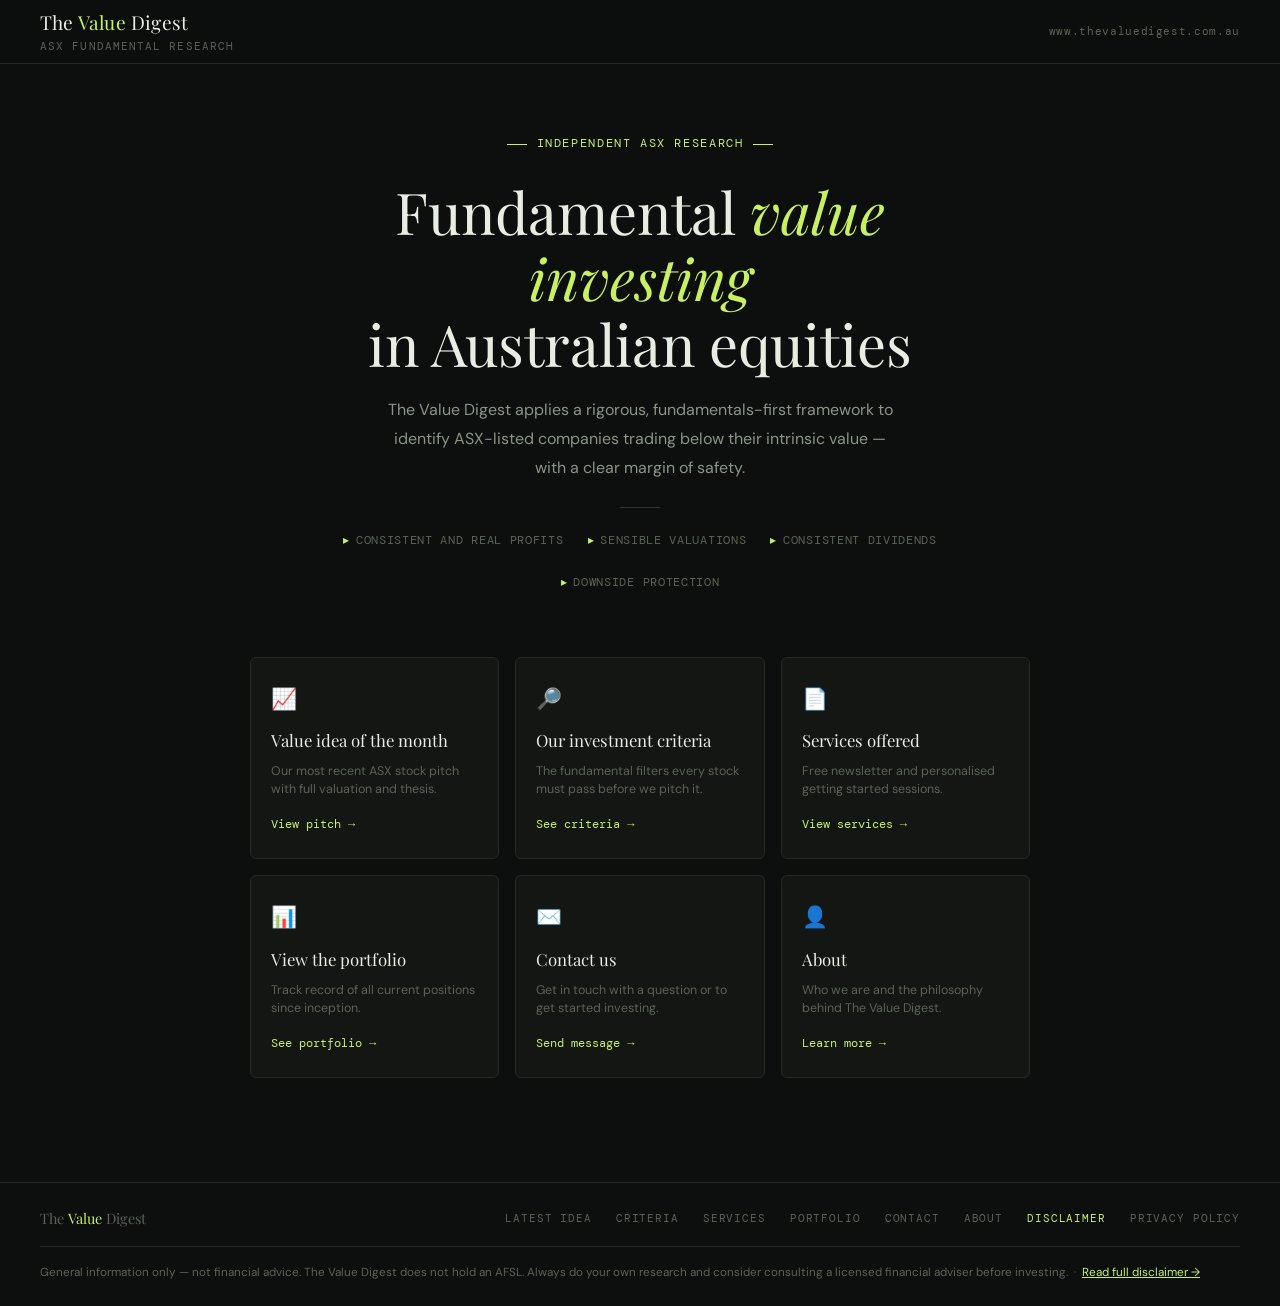
<file: index.html>
<!DOCTYPE html>
<html lang="en">
<head>
<meta charset="UTF-8">
<meta name="viewport" content="width=device-width, initial-scale=1.0">
<title>The Value Digest | ASX Fundamental Research</title>
<meta name="description" content="Independent ASX fundamental research applying a rigorous, fundamentals-first framework to identify Australian equities trading below intrinsic value.">
<link href="https://fonts.googleapis.com/css2?family=Playfair+Display:wght@400;500;700&family=DM+Sans:wght@300;400;500&family=DM+Mono:wght@400;500&display=swap" rel="stylesheet">
<link rel="stylesheet" href="styles.css">
<!-- Google AdSense -->
<script async src="https://pagead2.googlesyndication.com/pagead/js/adsbygoogle.js?client=ca-pub-3006809246984518" crossorigin="anonymous"></script>
</head>
<body>

<!-- NAV -->
<nav>
  <div>
    <a href="index.html" class="nav-logo">The <span>Value</span> Digest</a>
    <div class="nav-tagline">ASX Fundamental Research</div>
  </div>
  <div style="font-family: var(--mono); font-size: 0.68rem; color: var(--text3); letter-spacing: 0.06em;">
    www.thevaluedigest.com.au
  </div>
</nav>

<!-- MAIN -->
<main>
  <div style="width:100%; max-width:820px; display:flex; flex-direction:column; align-items:center;">
    <div class="hero">
      <div class="hero-eyebrow">Independent ASX Research</div>
      <h1>Fundamental <em>value investing</em><br>in Australian equities</h1>
      <p class="hero-sub">The Value Digest applies a rigorous, fundamentals-first framework to identify ASX-listed companies trading below their intrinsic value — with a clear margin of safety.</p>
      <div class="hero-divider"></div>
      <div class="hero-focus">
        <span>Consistent and Real Profits</span>
        <span>Sensible valuations</span>
        <span>Consistent dividends</span>
        <span>Downside Protection</span>
      </div>
    </div>

    <div class="nav-buttons">
      <a class="nav-btn" href="idea.html">
        <div class="nav-btn-icon">📈</div>
        <div class="nav-btn-title">Value idea of the month</div>
        <div class="nav-btn-desc">Our most recent ASX stock pitch with full valuation and thesis.</div>
        <div class="nav-btn-arrow">View pitch →</div>
      </a>
      <a class="nav-btn" href="criteria.html">
        <div class="nav-btn-icon">🔎</div>
        <div class="nav-btn-title">Our investment criteria</div>
        <div class="nav-btn-desc">The fundamental filters every stock must pass before we pitch it.</div>
        <div class="nav-btn-arrow">See criteria →</div>
      </a>
      <a class="nav-btn" href="services.html">
        <div class="nav-btn-icon">📄</div>
        <div class="nav-btn-title">Services offered</div>
        <div class="nav-btn-desc">Free newsletter and personalised getting started sessions.</div>
        <div class="nav-btn-arrow">View services →</div>
      </a>
      <a class="nav-btn" href="portfolio.html">
        <div class="nav-btn-icon">📊</div>
        <div class="nav-btn-title">View the portfolio</div>
        <div class="nav-btn-desc">Track record of all current positions since inception.</div>
        <div class="nav-btn-arrow">See portfolio →</div>
      </a>
      <a class="nav-btn" href="contact.html">
        <div class="nav-btn-icon">✉️</div>
        <div class="nav-btn-title">Contact us</div>
        <div class="nav-btn-desc">Get in touch with a question or to get started investing.</div>
        <div class="nav-btn-arrow">Send message →</div>
      </a>
      <a class="nav-btn" href="about.html">
        <div class="nav-btn-icon">👤</div>
        <div class="nav-btn-title">About</div>
        <div class="nav-btn-desc">Who we are and the philosophy behind The Value Digest.</div>
        <div class="nav-btn-arrow">Learn more →</div>
      </a>
    </div>
  </div>
</main>

<!-- FOOTER -->
<footer>
  <div class="footer-logo">The <span>Value</span> Digest</div>
  <div class="footer-links">
    <a href="idea.html">Latest idea</a>
    <a href="criteria.html">Criteria</a>
    <a href="services.html">Services</a>
    <a href="portfolio.html">Portfolio</a>
    <a href="contact.html">Contact</a>
    <a href="about.html">About</a>
    <a href="disclaimer.html" style="color:var(--accent);">Disclaimer</a>
    <a href="privacy-policy.html">Privacy Policy</a>
  </div>
  <p class="footer-disclaimer">
    General information only — not financial advice. The Value Digest does not hold an AFSL. Always do your own research and consider consulting a licensed financial adviser before investing.
    &nbsp;·&nbsp; <a href="disclaimer.html" style="color:var(--accent); white-space:nowrap;">Read full disclaimer →</a>
  </p>
</footer>

<!-- NEWSLETTER MODAL -->
<div class="modal-overlay" id="newsletter-modal">
  <div class="modal">
    <button class="modal-close" onclick="closeNewsletter()">✕</button>
    <div class="modal-title">Subscribe to the newsletter</div>
    <div class="modal-sub">Free monthly research and value idea notifications — straight to your inbox.</div>
    <div class="mfield">
      <label>Your name</label>
      <input type="text" id="nl-name" placeholder="First and last name">
    </div>
    <div class="mfield">
      <label>Email address</label>
      <input type="email" id="nl-email" placeholder="you@example.com">
    </div>
    <button class="btn-primary" id="nl-btn" onclick="submitNewsletter()">Subscribe free</button>
    <div class="success-msg" id="nl-success">✓ You're subscribed! Watch your inbox for the next issue.</div>
    <div class="error-msg" id="nl-error"></div>
  </div>
</div>

<script>
  function openNewsletter() { document.getElementById('newsletter-modal').classList.add('open'); }
  function closeNewsletter() { document.getElementById('newsletter-modal').classList.remove('open'); }
  document.getElementById('newsletter-modal').addEventListener('click', function(e) { if (e.target === this) closeNewsletter(); });
  async function submitNewsletter() {
    const name = document.getElementById('nl-name').value.trim();
    const email = document.getElementById('nl-email').value.trim();
    const err = document.getElementById('nl-error');
    if (!name || !email) { err.textContent = 'Please enter your name and email address.'; err.style.display = 'block'; return; }
    err.style.display = 'none';
    const btn = document.getElementById('nl-btn');
    btn.disabled = true; btn.textContent = 'Subscribing…';
    try {
      const res = await fetch('https://formspree.io/f/xdavelww', {
        method: 'POST', headers: { 'Content-Type': 'application/json', 'Accept': 'application/json' },
        body: JSON.stringify({ name, email })
      });
      if (res.ok) { document.getElementById('nl-success').style.display = 'block'; btn.textContent = 'Subscribed ✓'; }
      else throw new Error();
    } catch(e) { btn.disabled = false; btn.textContent = 'Subscribe free'; err.textContent = 'Something went wrong — please try again.'; err.style.display = 'block'; }
  }
</script>
</body>
</html>
</file>
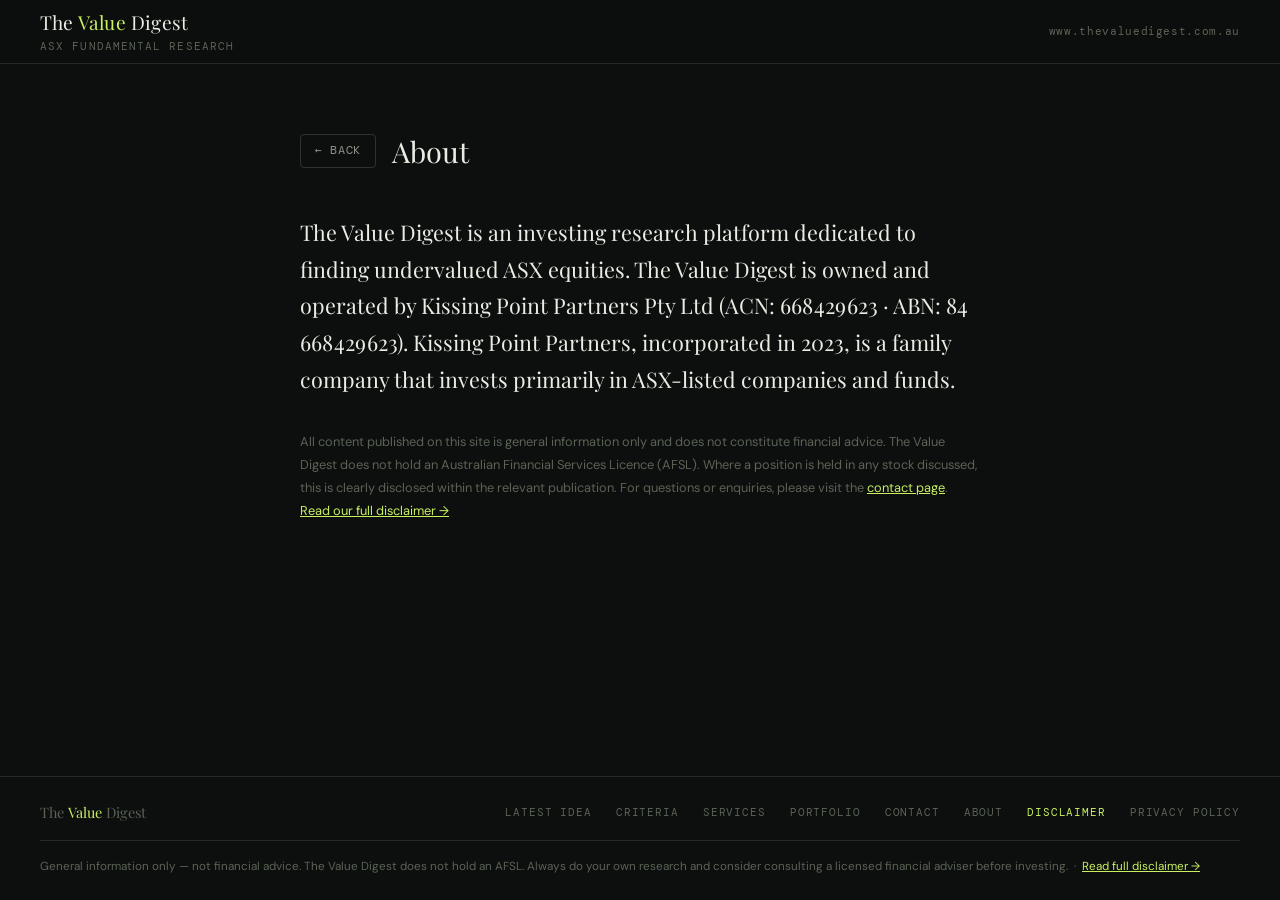
<file: about.html>
<!DOCTYPE html>
<html lang="en">
<head>
<meta charset="UTF-8">
<meta name="viewport" content="width=device-width, initial-scale=1.0">
<title>About | The Value Digest</title>
<meta name="description" content="About The Value Digest — independent ASX fundamental research built on a disciplined, evidence-based value investing philosophy for Australian equities.">
<link href="https://fonts.googleapis.com/css2?family=Playfair+Display:wght@400;500;700&family=DM+Sans:wght@300;400;500&family=DM+Mono:wght@400;500&display=swap" rel="stylesheet">
<link rel="stylesheet" href="styles.css">
<!-- Google AdSense -->
<script async src="https://pagead2.googlesyndication.com/pagead/js/adsbygoogle.js?client=ca-pub-3006809246984518" crossorigin="anonymous"></script>
</head>
<body>

<!-- NAV -->
<nav>
  <div>
    <a href="index.html" class="nav-logo">The <span>Value</span> Digest</a>
    <div class="nav-tagline">ASX Fundamental Research</div>
  </div>
  <div style="font-family: var(--mono); font-size: 0.68rem; color: var(--text3); letter-spacing: 0.06em;">
    www.thevaluedigest.com.au
  </div>
</nav>

<!-- MAIN -->
<main>
  <div class="page-wrap" style="max-width: 680px;">
    <div class="page-header">
      <a class="back-btn" href="index.html">← Back</a>
      <div class="page-title">About</div>
    </div>

    <div class="policy-section">
      <p style="font-family:var(--serif); font-size:1.35rem; line-height:1.7; color:var(--text);">The Value Digest is an investing research platform dedicated to finding undervalued ASX equities. The Value Digest is owned and operated by Kissing Point Partners Pty Ltd (ACN: 668&thinsp;429&thinsp;623 · ABN: 84&thinsp;668&thinsp;429&thinsp;623). Kissing Point Partners, incorporated in 2023, is a family company that invests primarily in ASX-listed companies and funds.</p>
    </div>

    <div class="policy-section">
      <p style="font-size:0.8rem; color:var(--text3); line-height:1.8;">All content published on this site is general information only and does not constitute financial advice. The Value Digest does not hold an Australian Financial Services Licence (AFSL). Where a position is held in any stock discussed, this is clearly disclosed within the relevant publication. For questions or enquiries, please visit the <a href="contact.html" style="color:var(--accent);">contact page</a>. <a href="disclaimer.html" style="color:var(--accent);">Read our full disclaimer →</a></p>
    </div>
  </div>
</main>

<!-- FOOTER -->
<footer>
  <div class="footer-logo">The <span>Value</span> Digest</div>
  <div class="footer-links">
    <a href="idea.html">Latest idea</a>
    <a href="criteria.html">Criteria</a>
    <a href="services.html">Services</a>
    <a href="portfolio.html">Portfolio</a>
    <a href="contact.html">Contact</a>
    <a href="about.html">About</a>
    <a href="disclaimer.html" style="color:var(--accent);">Disclaimer</a>
    <a href="privacy-policy.html">Privacy Policy</a>
  </div>
  <p class="footer-disclaimer">
    General information only — not financial advice. The Value Digest does not hold an AFSL. Always do your own research and consider consulting a licensed financial adviser before investing.
    &nbsp;·&nbsp; <a href="disclaimer.html" style="color:var(--accent); white-space:nowrap;">Read full disclaimer →</a>
  </p>
</footer>

</body>
</html>
</file>
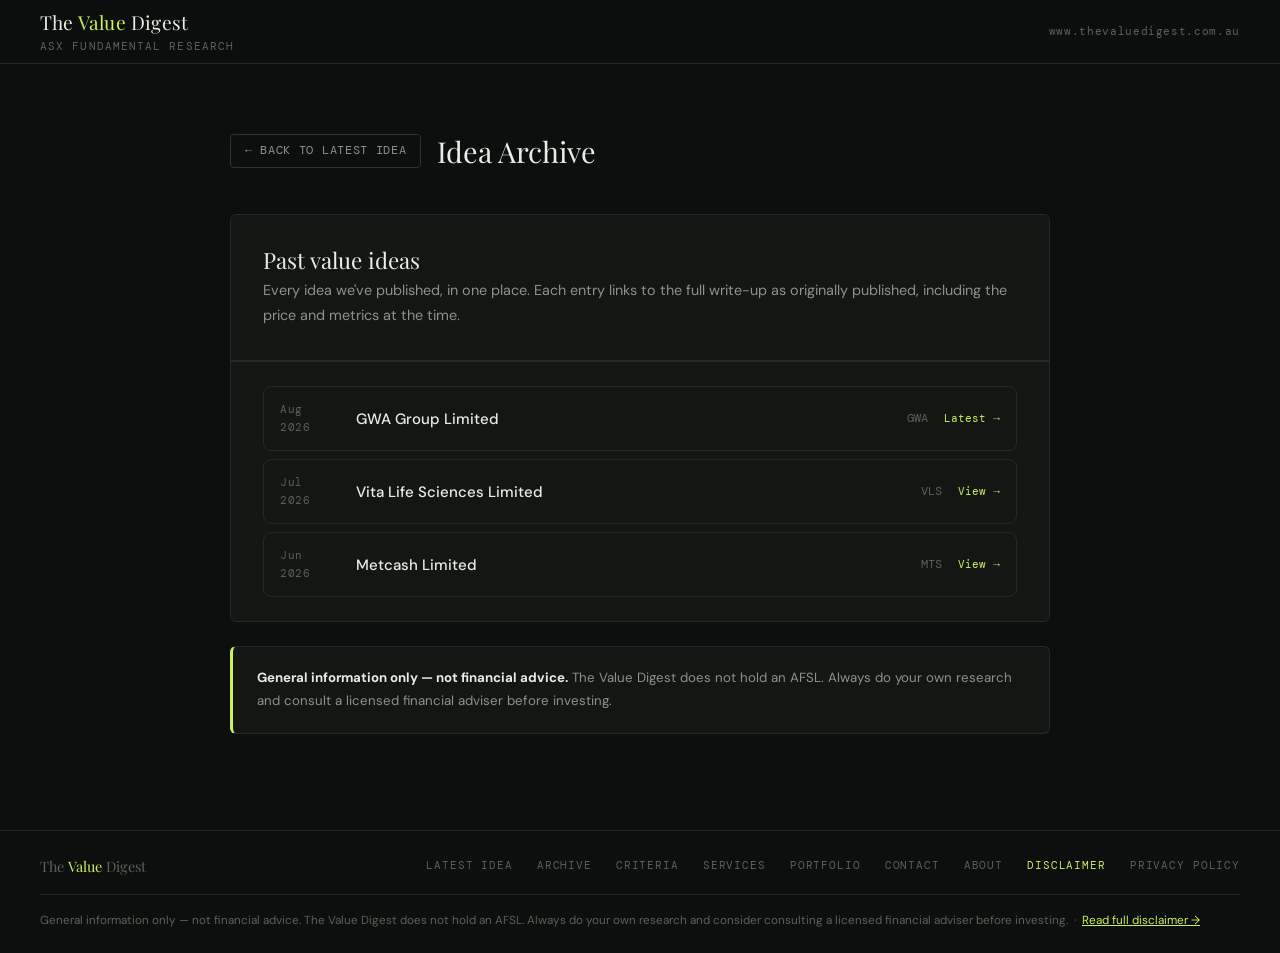
<file: archive.html>
<!DOCTYPE html>
<html lang="en">
<head>
<meta charset="UTF-8">
<meta name="viewport" content="width=device-width, initial-scale=1.0">
<title>Idea Archive | The Value Digest</title>
<meta name="description" content="Archive of past ASX value ideas from The Value Digest.">
<link href="https://fonts.googleapis.com/css2?family=Playfair+Display:wght@400;500;700&family=DM+Sans:wght@300;400;500&family=DM+Mono:wght@400;500&display=swap" rel="stylesheet">
<link rel="stylesheet" href="styles.css">
<!-- Google AdSense -->
<script async src="https://pagead2.googlesyndication.com/pagead/js/adsbygoogle.js?client=ca-pub-3006809246984518" crossorigin="anonymous"></script>
</head>
<body>

<!-- NAV -->
<nav>
  <div>
    <a href="index.html" class="nav-logo">The <span>Value</span> Digest</a>
    <div class="nav-tagline">ASX Fundamental Research</div>
  </div>
  <div style="font-family: var(--mono); font-size: 0.68rem; color: var(--text3); letter-spacing: 0.06em;">
    www.thevaluedigest.com.au
  </div>
</nav>

<!-- MAIN -->
<main>
  <div class="page-wrap">
    <div class="page-header">
      <a class="back-btn" href="idea.html">← Back to latest idea</a>
      <div class="page-title">Idea Archive</div>
    </div>

    <!-- AdSense leaderboard -->
    <ins class="adsbygoogle" style="display:block" data-ad-client="ca-pub-3006809246984518" data-ad-slot="" data-ad-format="auto" data-full-width-responsive="true"></ins>
    <script>(adsbygoogle = window.adsbygoogle || []).push({});</script>

    <div class="idea-card">
      <div class="idea-top">
        <div class="idea-title" style="font-size:1.4rem;">Past value ideas</div>
        <p class="idea-thesis">Every idea we've published, in one place. Each entry links to the full write-up as originally published, including the price and metrics at the time.</p>
      </div>

      <div class="idea-section">
        <div class="archive-list">
          <a class="archive-row" href="idea.html">
            <span class="archive-month">Aug 2026</span>
            <span class="archive-name">GWA Group Limited</span>
            <span class="archive-ticker">GWA</span>
            <span class="archive-current">Latest →</span>
          </a>
          <a class="archive-row" href="idea-2026-07-vls.html">
            <span class="archive-month">Jul 2026</span>
            <span class="archive-name">Vita Life Sciences Limited</span>
            <span class="archive-ticker">VLS</span>
            <span class="archive-current">View →</span>
          </a>
          <a class="archive-row" href="idea-2026-06-mts.html">
            <span class="archive-month">Jun 2026</span>
            <span class="archive-name">Metcash Limited</span>
            <span class="archive-ticker">MTS</span>
            <span class="archive-current">View →</span>
          </a>
        </div>
      </div>
    </div>

    <div class="criteria-note" style="margin-top:1.5rem;">
      <strong style="color:var(--text)">General information only — not financial advice.</strong> The Value Digest does not hold an AFSL. Always do your own research and consult a licensed financial adviser before investing.
    </div>

    <!-- AdSense in-content -->
    <ins class="adsbygoogle" style="display:block;margin-top:2rem;" data-ad-client="ca-pub-3006809246984518" data-ad-slot="" data-ad-format="auto" data-full-width-responsive="true"></ins>
    <script>(adsbygoogle = window.adsbygoogle || []).push({});</script>
  </div>
</main>

<!-- FOOTER -->
<footer>
  <div class="footer-logo">The <span>Value</span> Digest</div>
  <div class="footer-links">
    <a href="idea.html">Latest idea</a>
    <a href="archive.html">Archive</a>
    <a href="criteria.html">Criteria</a>
    <a href="services.html">Services</a>
    <a href="portfolio.html">Portfolio</a>
    <a href="contact.html">Contact</a>
    <a href="about.html">About</a>
    <a href="disclaimer.html" style="color:var(--accent);">Disclaimer</a>
    <a href="privacy-policy.html">Privacy Policy</a>
  </div>
  <p class="footer-disclaimer">
    General information only — not financial advice. The Value Digest does not hold an AFSL. Always do your own research and consider consulting a licensed financial adviser before investing.
    &nbsp;·&nbsp; <a href="disclaimer.html" style="color:var(--accent); white-space:nowrap;">Read full disclaimer →</a>
  </p>
</footer>

<style>
  .archive-list { display: flex; flex-direction: column; gap: 0.5rem; }
  .archive-row {
    display: flex;
    align-items: center;
    gap: 1rem;
    padding: 0.85rem 1rem;
    border: 1px solid var(--border, #e5e5e5);
    border-radius: 8px;
    text-decoration: none;
    color: inherit;
    transition: border-color 0.15s ease, background 0.15s ease;
  }
  .archive-row:hover { border-color: var(--accent); background: rgba(0,0,0,0.015); }
  .archive-month {
    font-family: var(--mono);
    font-size: 0.7rem;
    color: var(--text3);
    letter-spacing: 0.05em;
    width: 60px;
    flex-shrink: 0;
  }
  .archive-name { font-weight: 500; flex: 1; }
  .archive-ticker {
    font-family: var(--mono);
    font-size: 0.75rem;
    color: var(--text3);
  }
  .archive-current {
    font-family: var(--mono);
    font-size: 0.7rem;
    color: var(--accent);
    white-space: nowrap;
  }
</style>

</body>
</html>
</file>
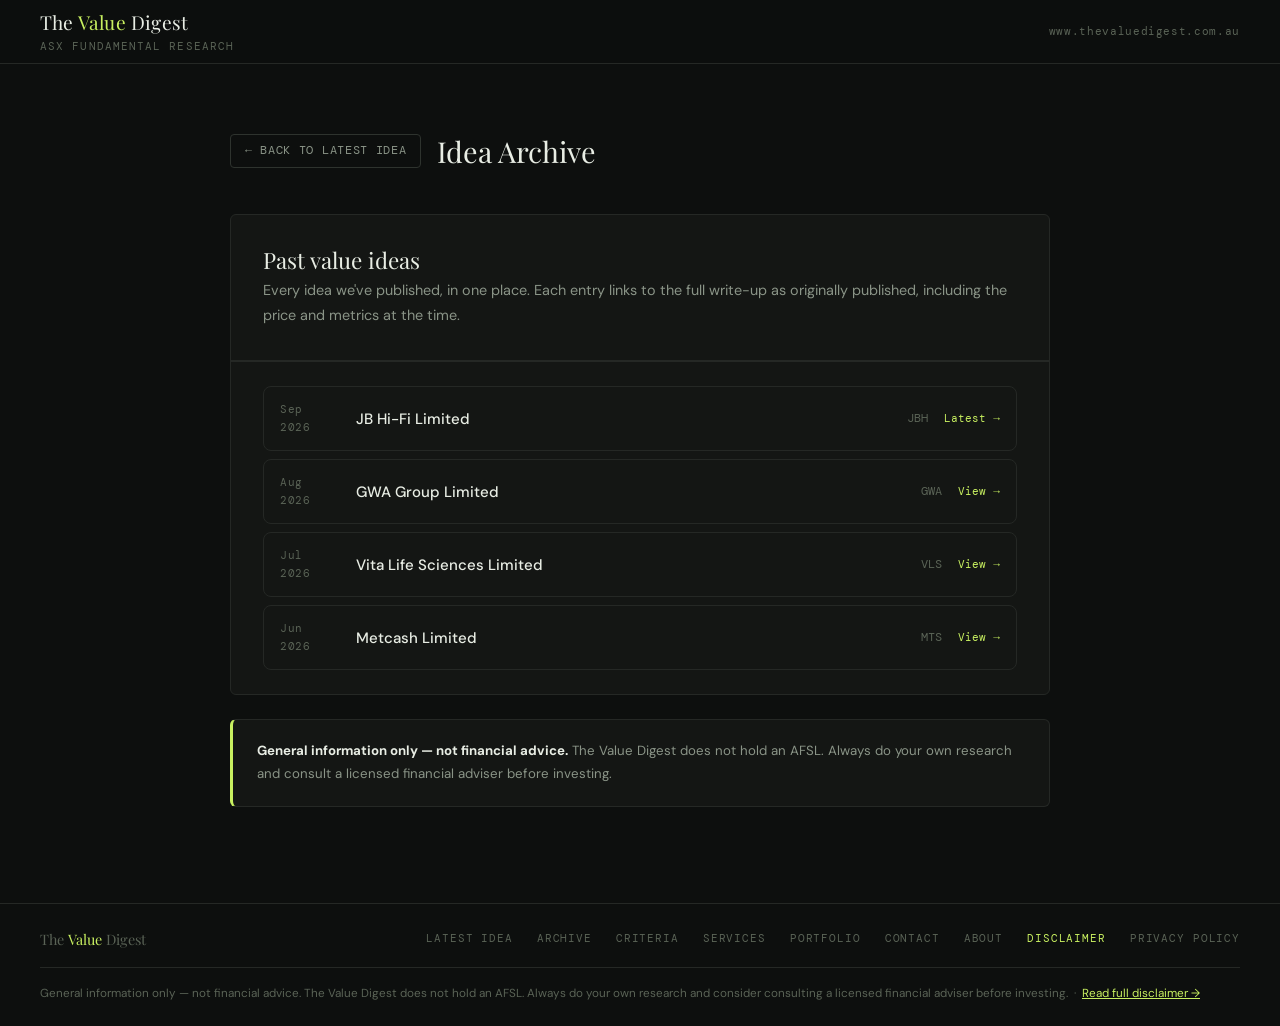
<file: archive_1.html>
<!DOCTYPE html>
<html lang="en">
<head>
<meta charset="UTF-8">
<meta name="viewport" content="width=device-width, initial-scale=1.0">
<title>Idea Archive | The Value Digest</title>
<meta name="description" content="Archive of past ASX value ideas from The Value Digest.">
<link href="https://fonts.googleapis.com/css2?family=Playfair+Display:wght@400;500;700&family=DM+Sans:wght@300;400;500&family=DM+Mono:wght@400;500&display=swap" rel="stylesheet">
<link rel="stylesheet" href="styles.css">
<!-- Google AdSense -->
<script async src="https://pagead2.googlesyndication.com/pagead/js/adsbygoogle.js?client=ca-pub-3006809246984518" crossorigin="anonymous"></script>
</head>
<body>

<!-- NAV -->
<nav>
  <div>
    <a href="index.html" class="nav-logo">The <span>Value</span> Digest</a>
    <div class="nav-tagline">ASX Fundamental Research</div>
  </div>
  <div style="font-family: var(--mono); font-size: 0.68rem; color: var(--text3); letter-spacing: 0.06em;">
    www.thevaluedigest.com.au
  </div>
</nav>

<!-- MAIN -->
<main>
  <div class="page-wrap">
    <div class="page-header">
      <a class="back-btn" href="idea.html">← Back to latest idea</a>
      <div class="page-title">Idea Archive</div>
    </div>

    <!-- AdSense leaderboard -->
    <ins class="adsbygoogle" style="display:block" data-ad-client="ca-pub-3006809246984518" data-ad-slot="" data-ad-format="auto" data-full-width-responsive="true"></ins>
    <script>(adsbygoogle = window.adsbygoogle || []).push({});</script>

    <div class="idea-card">
      <div class="idea-top">
        <div class="idea-title" style="font-size:1.4rem;">Past value ideas</div>
        <p class="idea-thesis">Every idea we've published, in one place. Each entry links to the full write-up as originally published, including the price and metrics at the time.</p>
      </div>

      <div class="idea-section">
        <div class="archive-list">
          <a class="archive-row" href="idea.html">
            <span class="archive-month">Sep 2026</span>
            <span class="archive-name">JB Hi-Fi Limited</span>
            <span class="archive-ticker">JBH</span>
            <span class="archive-current">Latest →</span>
          </a>
          <a class="archive-row" href="idea-2026-08-gwa.html">
            <span class="archive-month">Aug 2026</span>
            <span class="archive-name">GWA Group Limited</span>
            <span class="archive-ticker">GWA</span>
            <span class="archive-current">View →</span>
          </a>
          <a class="archive-row" href="idea-2026-07-vls.html">
            <span class="archive-month">Jul 2026</span>
            <span class="archive-name">Vita Life Sciences Limited</span>
            <span class="archive-ticker">VLS</span>
            <span class="archive-current">View →</span>
          </a>
          <a class="archive-row" href="idea-2026-06-mts.html">
            <span class="archive-month">Jun 2026</span>
            <span class="archive-name">Metcash Limited</span>
            <span class="archive-ticker">MTS</span>
            <span class="archive-current">View →</span>
          </a>
        </div>
      </div>
    </div>

    <div class="criteria-note" style="margin-top:1.5rem;">
      <strong style="color:var(--text)">General information only — not financial advice.</strong> The Value Digest does not hold an AFSL. Always do your own research and consult a licensed financial adviser before investing.
    </div>

    <!-- AdSense in-content -->
    <ins class="adsbygoogle" style="display:block;margin-top:2rem;" data-ad-client="ca-pub-3006809246984518" data-ad-slot="" data-ad-format="auto" data-full-width-responsive="true"></ins>
    <script>(adsbygoogle = window.adsbygoogle || []).push({});</script>
  </div>
</main>

<!-- FOOTER -->
<footer>
  <div class="footer-logo">The <span>Value</span> Digest</div>
  <div class="footer-links">
    <a href="idea.html">Latest idea</a>
    <a href="archive.html">Archive</a>
    <a href="criteria.html">Criteria</a>
    <a href="services.html">Services</a>
    <a href="portfolio.html">Portfolio</a>
    <a href="contact.html">Contact</a>
    <a href="about.html">About</a>
    <a href="disclaimer.html" style="color:var(--accent);">Disclaimer</a>
    <a href="privacy-policy.html">Privacy Policy</a>
  </div>
  <p class="footer-disclaimer">
    General information only — not financial advice. The Value Digest does not hold an AFSL. Always do your own research and consider consulting a licensed financial adviser before investing.
    &nbsp;·&nbsp; <a href="disclaimer.html" style="color:var(--accent); white-space:nowrap;">Read full disclaimer →</a>
  </p>
</footer>

<style>
  .archive-list { display: flex; flex-direction: column; gap: 0.5rem; }
  .archive-row {
    display: flex;
    align-items: center;
    gap: 1rem;
    padding: 0.85rem 1rem;
    border: 1px solid var(--border, #e5e5e5);
    border-radius: 8px;
    text-decoration: none;
    color: inherit;
    transition: border-color 0.15s ease, background 0.15s ease;
  }
  .archive-row:hover { border-color: var(--accent); background: rgba(0,0,0,0.015); }
  .archive-month {
    font-family: var(--mono);
    font-size: 0.7rem;
    color: var(--text3);
    letter-spacing: 0.05em;
    width: 60px;
    flex-shrink: 0;
  }
  .archive-name { font-weight: 500; flex: 1; }
  .archive-ticker {
    font-family: var(--mono);
    font-size: 0.75rem;
    color: var(--text3);
  }
  .archive-current {
    font-family: var(--mono);
    font-size: 0.7rem;
    color: var(--accent);
    white-space: nowrap;
  }
</style>

</body>
</html>
</file>
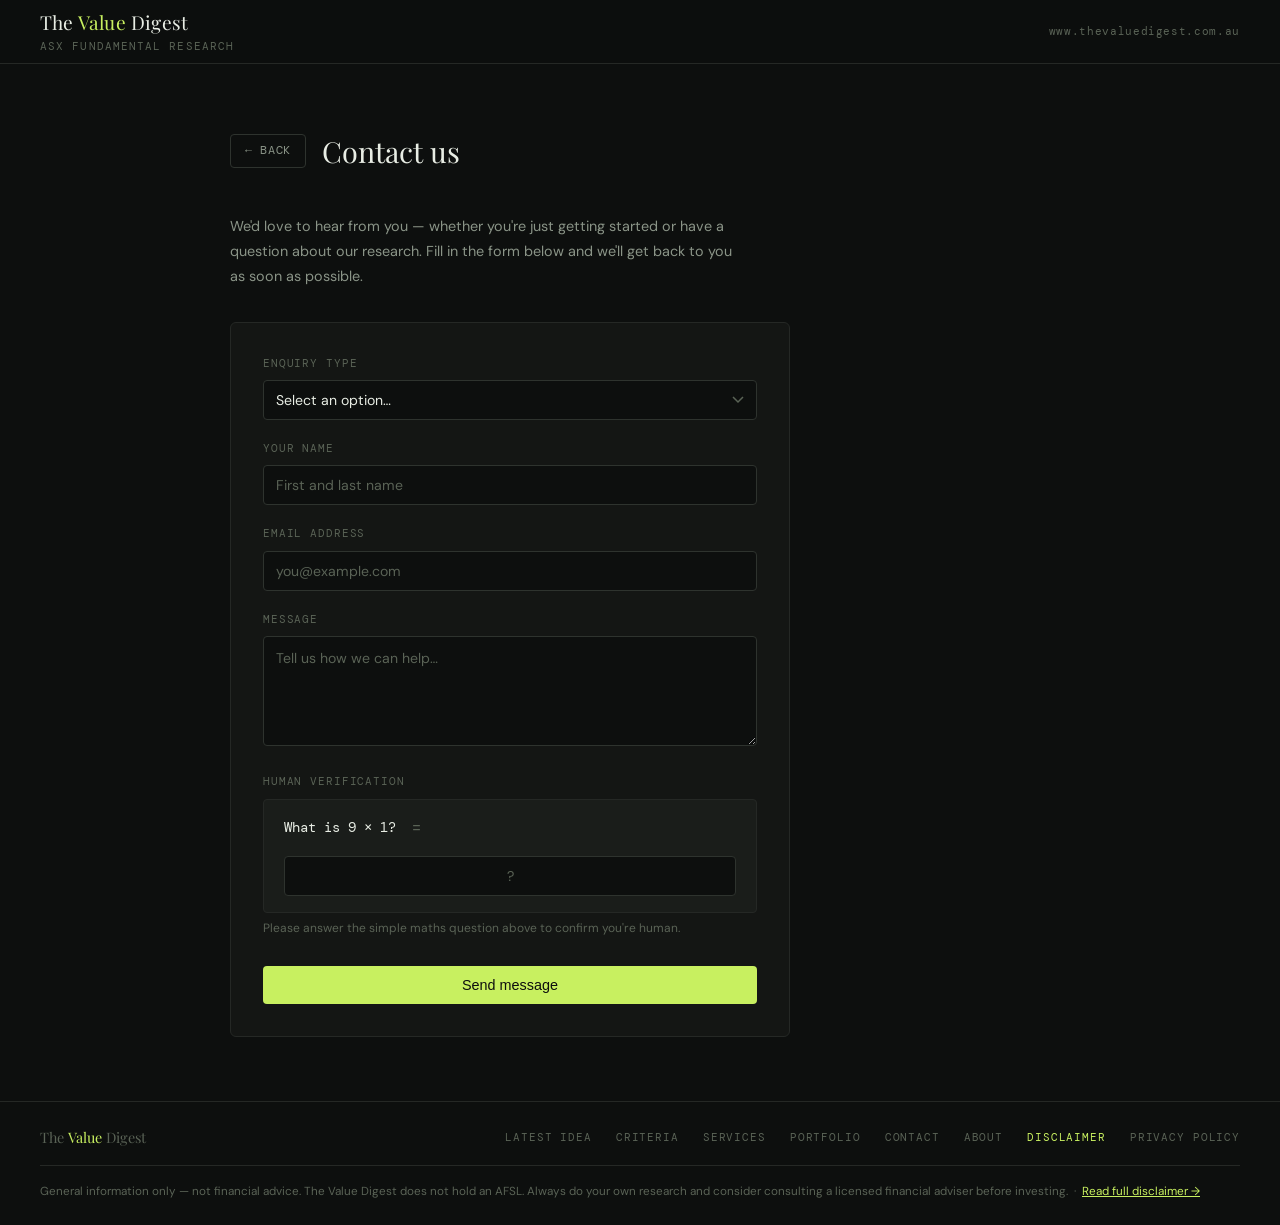
<file: contact.html>
<!DOCTYPE html>
<html lang="en">
<head>
<meta charset="UTF-8">
<meta name="viewport" content="width=device-width, initial-scale=1.0">
<title>Contact | The Value Digest</title>
<meta name="description" content="Get in touch with The Value Digest — for general enquiries, research questions, or to find out more about our getting started in investing sessions.">
<link href="https://fonts.googleapis.com/css2?family=Playfair+Display:wght@400;500;700&family=DM+Sans:wght@300;400;500&family=DM+Mono:wght@400;500&display=swap" rel="stylesheet">
<link rel="stylesheet" href="styles.css">
<!-- Google AdSense -->
<script async src="https://pagead2.googlesyndication.com/pagead/js/adsbygoogle.js?client=ca-pub-3006809246984518" crossorigin="anonymous"></script>
</head>
<body>

<!-- NAV -->
<nav>
  <div>
    <a href="index.html" class="nav-logo">The <span>Value</span> Digest</a>
    <div class="nav-tagline">ASX Fundamental Research</div>
  </div>
  <div style="font-family: var(--mono); font-size: 0.68rem; color: var(--text3); letter-spacing: 0.06em;">
    www.thevaluedigest.com.au
  </div>
</nav>

<!-- MAIN -->
<main>
  <div class="page-wrap">
    <div class="page-header">
      <a class="back-btn" href="index.html">← Back</a>
      <div class="page-title">Contact us</div>
    </div>

    <p style="font-size:0.9rem;color:var(--text2);line-height:1.75;margin-bottom:2rem;max-width:520px;">We'd love to hear from you — whether you're just getting started or have a question about our research. Fill in the form below and we'll get back to you as soon as possible.</p>

    <div class="form-card">
      <div class="field">
        <label>Enquiry type</label>
        <select id="enquiry-type">
          <option value="" disabled selected>Select an option…</option>
          <option value="General enquiry">General enquiry</option>
          <option value="Need help getting started">Need help getting started</option>
          <option value="Other">Other</option>
        </select>
      </div>
      <div class="field">
        <label>Your name</label>
        <input type="text" id="contact-name" placeholder="First and last name">
      </div>
      <div class="field">
        <label>Email address</label>
        <input type="email" id="contact-email" placeholder="you@example.com">
      </div>
      <div class="field">
        <label>Message</label>
        <textarea id="contact-message" placeholder="Tell us how we can help…"></textarea>
      </div>
      <div class="hp-field" aria-hidden="true">
        <input type="text" id="honeypot" tabindex="-1" autocomplete="off">
      </div>
      <div class="field">
        <label>Human verification</label>
        <div class="captcha-box">
          <span class="captcha-question" id="captcha-question"></span>
          <span style="color:var(--text3);font-family:var(--mono)">=</span>
          <input type="text" class="captcha-input" id="captcha-answer" placeholder="?">
        </div>
        <div class="captcha-hint">Please answer the simple maths question above to confirm you're human.</div>
        <div class="captcha-error" id="captcha-error">Incorrect answer — please try again.</div>
      </div>
      <button class="btn-submit" id="submit-btn" onclick="handleContactSubmit()">Send message</button>
      <div class="success-msg" id="contact-success">✓ Thanks for your message — we'll be in touch shortly at the email address you provided.</div>
      <div class="error-msg" id="contact-error"></div>
    </div>
  </div>
</main>

<!-- FOOTER -->
<footer>
  <div class="footer-logo">The <span>Value</span> Digest</div>
  <div class="footer-links">
    <a href="idea.html">Latest idea</a>
    <a href="criteria.html">Criteria</a>
    <a href="services.html">Services</a>
    <a href="portfolio.html">Portfolio</a>
    <a href="contact.html">Contact</a>
    <a href="about.html">About</a>
    <a href="disclaimer.html" style="color:var(--accent);">Disclaimer</a>
    <a href="privacy-policy.html">Privacy Policy</a>
  </div>
  <p class="footer-disclaimer">
    General information only — not financial advice. The Value Digest does not hold an AFSL. Always do your own research and consider consulting a licensed financial adviser before investing.
    &nbsp;·&nbsp; <a href="disclaimer.html" style="color:var(--accent); white-space:nowrap;">Read full disclaimer →</a>
  </p>
</footer>

<script>
  let captchaAnswer;
  function generateCaptcha() {
    const a = Math.floor(Math.random() * 9) + 1;
    const b = Math.floor(Math.random() * 9) + 1;
    const ops = [
      { q: `${a} + ${b}`, a: a + b },
      { q: `${a + b} − ${b}`, a: a },
      { q: `${a} × ${Math.min(b, 3)}`, a: a * Math.min(b, 3) }
    ];
    const chosen = ops[Math.floor(Math.random() * ops.length)];
    document.getElementById('captcha-question').textContent = `What is ${chosen.q}?`;
    captchaAnswer = chosen.a;
  }
  generateCaptcha();

  async function handleContactSubmit() {
    const type    = document.getElementById('enquiry-type').value;
    const name    = document.getElementById('contact-name').value.trim();
    const email   = document.getElementById('contact-email').value.trim();
    const message = document.getElementById('contact-message').value.trim();
    const honey   = document.getElementById('honeypot').value;
    const answer  = document.getElementById('captcha-answer').value.trim();
    const captchaErr = document.getElementById('captcha-error');
    const errorMsg   = document.getElementById('contact-error');
    if (honey) return;
    if (!type || !name || !email || !message) {
      errorMsg.textContent = 'Please fill in all fields before submitting.';
      errorMsg.style.display = 'block'; return;
    }
    if (parseInt(answer) !== captchaAnswer) {
      captchaErr.style.display = 'block';
      document.getElementById('captcha-answer').value = '';
      generateCaptcha(); return;
    }
    captchaErr.style.display = 'none';
    errorMsg.style.display = 'none';
    const btn = document.getElementById('submit-btn');
    btn.disabled = true; btn.textContent = 'Sending…';
    try {
      const res = await fetch('https://formspree.io/f/xvznkbwz', {
        method: 'POST',
        headers: { 'Content-Type': 'application/json', 'Accept': 'application/json' },
        body: JSON.stringify({ enquiry_type: type, name, email, message })
      });
      if (res.ok) {
        document.getElementById('contact-success').style.display = 'block';
        btn.textContent = 'Message sent ✓';
      } else throw new Error();
    } catch(e) {
      btn.disabled = false; btn.textContent = 'Send message';
      errorMsg.textContent = 'Something went wrong. Please try again or email us at kissingpointpartners@gmail.com';
      errorMsg.style.display = 'block';
    }
  }
</script>
</body>
</html>
</file>
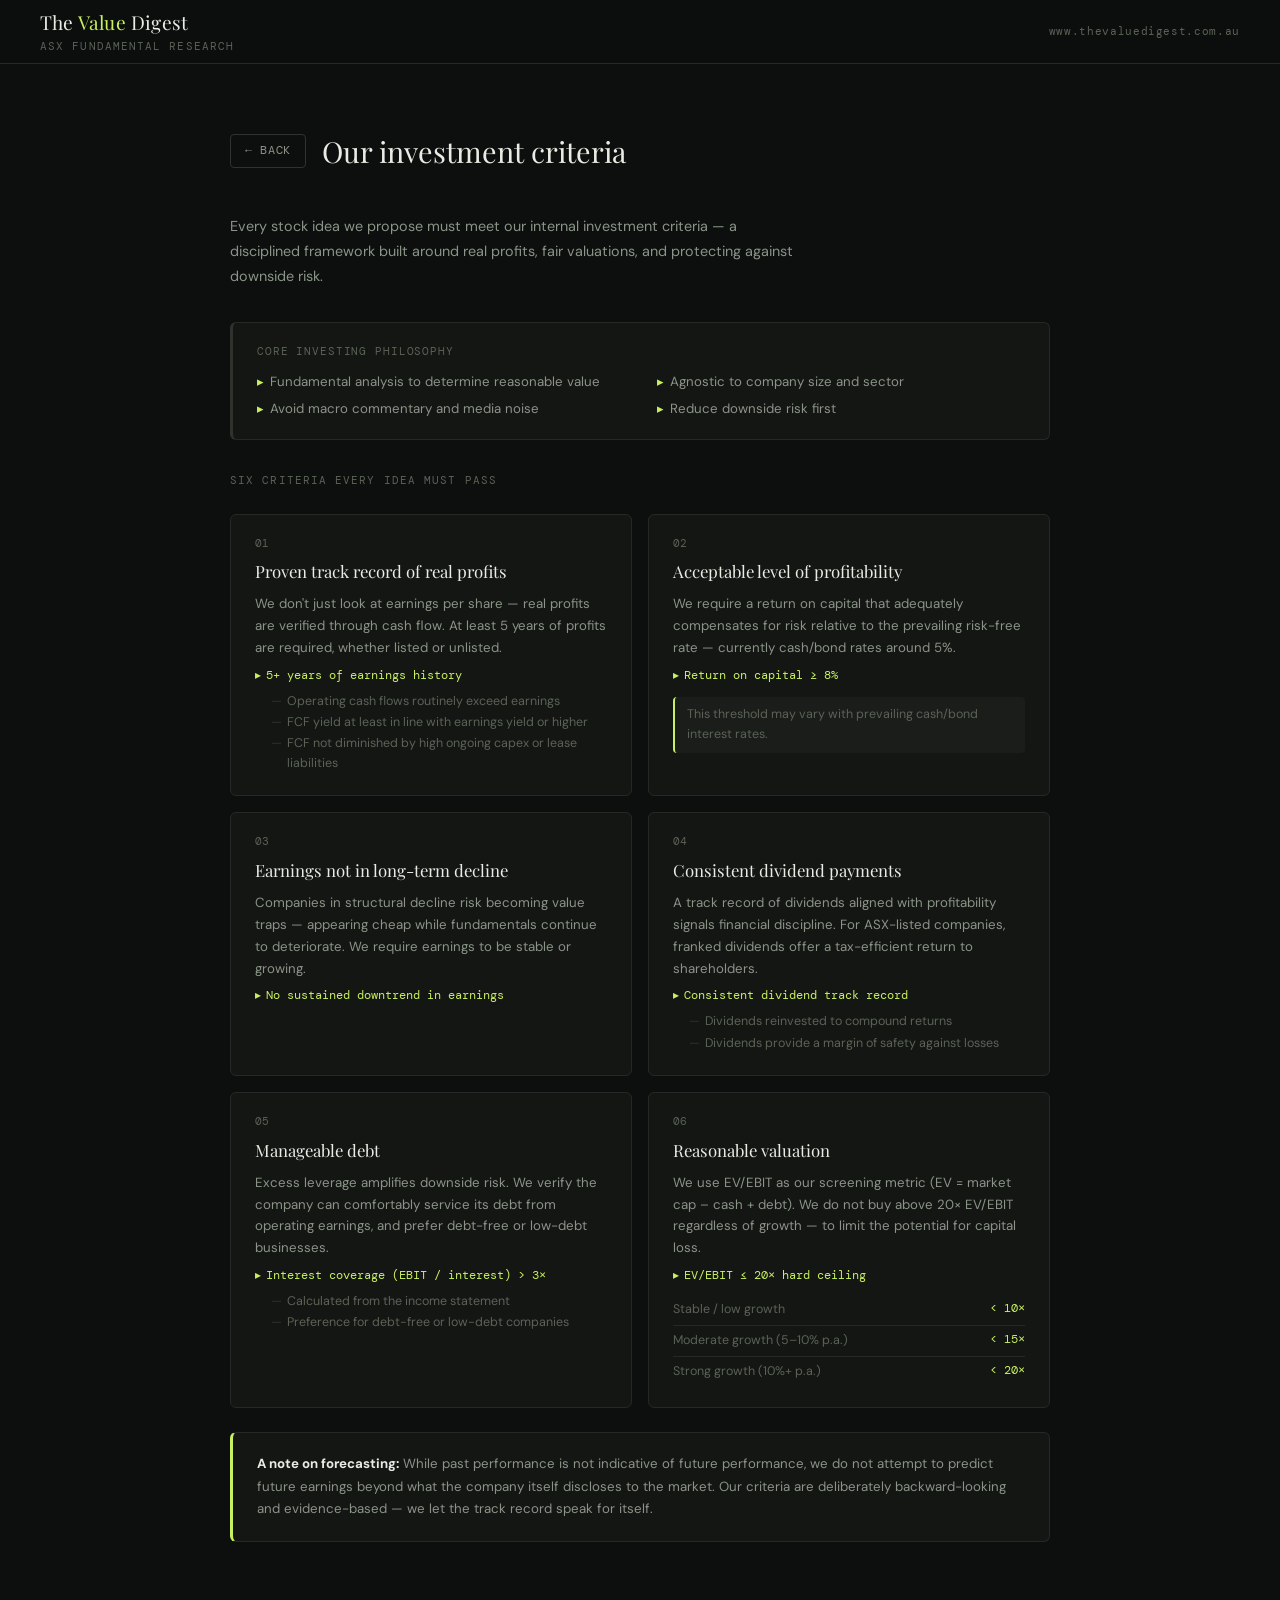
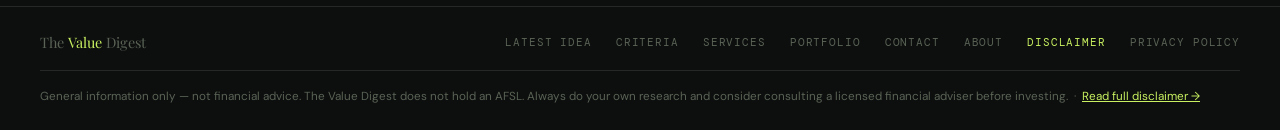
<file: criteria.html>
<!DOCTYPE html>
<html lang="en">
<head>
<meta charset="UTF-8">
<meta name="viewport" content="width=device-width, initial-scale=1.0">
<title>Investment Criteria | The Value Digest</title>
<meta name="description" content="The six fundamental filters every stock must pass before The Value Digest pitches it — covering profitability, earnings history, dividends, debt, and valuation.">
<link href="https://fonts.googleapis.com/css2?family=Playfair+Display:wght@400;500;700&family=DM+Sans:wght@300;400;500&family=DM+Mono:wght@400;500&display=swap" rel="stylesheet">
<link rel="stylesheet" href="styles.css">
<!-- Google AdSense -->
<script async src="https://pagead2.googlesyndication.com/pagead/js/adsbygoogle.js?client=ca-pub-3006809246984518" crossorigin="anonymous"></script>
</head>
<body>

<!-- NAV -->
<nav>
  <div>
    <a href="index.html" class="nav-logo">The <span>Value</span> Digest</a>
    <div class="nav-tagline">ASX Fundamental Research</div>
  </div>
  <div style="font-family: var(--mono); font-size: 0.68rem; color: var(--text3); letter-spacing: 0.06em;">
    www.thevaluedigest.com.au
  </div>
</nav>

<!-- MAIN -->
<main>
  <div class="page-wrap">
    <div class="page-header">
      <a class="back-btn" href="index.html">← Back</a>
      <div class="page-title">Our investment criteria</div>
    </div>

    <p class="criteria-intro">Every stock idea we propose must meet our internal investment criteria — a disciplined framework built around real profits, fair valuations, and protecting against downside risk.</p>

    <div class="philosophy-block">
      <div class="ph-label">Core investing philosophy</div>
      <ul>
        <li>Fundamental analysis to determine reasonable value</li>
        <li>Agnostic to company size and sector</li>
        <li>Avoid macro commentary and media noise</li>
        <li>Reduce downside risk first</li>
      </ul>
    </div>

    <div style="font-family:var(--mono);font-size:0.68rem;color:var(--text3);text-transform:uppercase;letter-spacing:0.1em;margin-bottom:1.5rem;">Six criteria every idea must pass</div>

    <div class="criteria-grid">
      <div class="criteria-card">
        <div class="criteria-num">01</div>
        <div class="criteria-name">Proven track record of real profits</div>
        <div class="criteria-desc">We don't just look at earnings per share — real profits are verified through cash flow. At least 5 years of profits are required, whether listed or unlisted.</div>
        <div class="criteria-threshold">5+ years of earnings history</div>
        <ul class="criteria-sub">
          <li>Operating cash flows routinely exceed earnings</li>
          <li>FCF yield at least in line with earnings yield or higher</li>
          <li>FCF not diminished by high ongoing capex or lease liabilities</li>
        </ul>
      </div>
      <div class="criteria-card">
        <div class="criteria-num">02</div>
        <div class="criteria-name">Acceptable level of profitability</div>
        <div class="criteria-desc">We require a return on capital that adequately compensates for risk relative to the prevailing risk-free rate — currently cash/bond rates around 5%.</div>
        <div class="criteria-threshold">Return on capital ≥ 8%</div>
        <div style="margin-top:0.75rem;font-size:0.78rem;color:var(--text3);padding:8px 12px;background:var(--surface2);border-radius:4px;border-left:2px solid var(--accent);line-height:1.6;">This threshold may vary with prevailing cash/bond interest rates.</div>
      </div>
      <div class="criteria-card">
        <div class="criteria-num">03</div>
        <div class="criteria-name">Earnings not in long-term decline</div>
        <div class="criteria-desc">Companies in structural decline risk becoming value traps — appearing cheap while fundamentals continue to deteriorate. We require earnings to be stable or growing.</div>
        <div class="criteria-threshold">No sustained downtrend in earnings</div>
      </div>
      <div class="criteria-card">
        <div class="criteria-num">04</div>
        <div class="criteria-name">Consistent dividend payments</div>
        <div class="criteria-desc">A track record of dividends aligned with profitability signals financial discipline. For ASX-listed companies, franked dividends offer a tax-efficient return to shareholders.</div>
        <div class="criteria-threshold">Consistent dividend track record</div>
        <ul class="criteria-sub">
          <li>Dividends reinvested to compound returns</li>
          <li>Dividends provide a margin of safety against losses</li>
        </ul>
      </div>
      <div class="criteria-card">
        <div class="criteria-num">05</div>
        <div class="criteria-name">Manageable debt</div>
        <div class="criteria-desc">Excess leverage amplifies downside risk. We verify the company can comfortably service its debt from operating earnings, and prefer debt-free or low-debt businesses.</div>
        <div class="criteria-threshold">Interest coverage (EBIT / interest) &gt; 3×</div>
        <ul class="criteria-sub">
          <li>Calculated from the income statement</li>
          <li>Preference for debt-free or low-debt companies</li>
        </ul>
      </div>
      <div class="criteria-card">
        <div class="criteria-num">06</div>
        <div class="criteria-name">Reasonable valuation</div>
        <div class="criteria-desc">We use EV/EBIT as our screening metric (EV = market cap – cash + debt). We do not buy above 20× EV/EBIT regardless of growth — to limit the potential for capital loss.</div>
        <div class="criteria-threshold">EV/EBIT ≤ 20× hard ceiling</div>
        <table class="val-table">
          <tr><td>Stable / low growth</td><td>&lt; 10×</td></tr>
          <tr><td>Moderate growth (5–10% p.a.)</td><td>&lt; 15×</td></tr>
          <tr><td>Strong growth (10%+ p.a.)</td><td>&lt; 20×</td></tr>
        </table>
      </div>
    </div>

    <div class="criteria-note">
      <strong style="color:var(--text)">A note on forecasting:</strong> While past performance is not indicative of future performance, we do not attempt to predict future earnings beyond what the company itself discloses to the market. Our criteria are deliberately backward-looking and evidence-based — we let the track record speak for itself.
    </div>
  </div>
</main>

<!-- FOOTER -->
<footer>
  <div class="footer-logo">The <span>Value</span> Digest</div>
  <div class="footer-links">
    <a href="idea.html">Latest idea</a>
    <a href="criteria.html">Criteria</a>
    <a href="services.html">Services</a>
    <a href="portfolio.html">Portfolio</a>
    <a href="contact.html">Contact</a>
    <a href="about.html">About</a>
    <a href="disclaimer.html" style="color:var(--accent);">Disclaimer</a>
    <a href="privacy-policy.html">Privacy Policy</a>
  </div>
  <p class="footer-disclaimer">
    General information only — not financial advice. The Value Digest does not hold an AFSL. Always do your own research and consider consulting a licensed financial adviser before investing.
    &nbsp;·&nbsp; <a href="disclaimer.html" style="color:var(--accent); white-space:nowrap;">Read full disclaimer →</a>
  </p>
</footer>

</body>
</html>
</file>
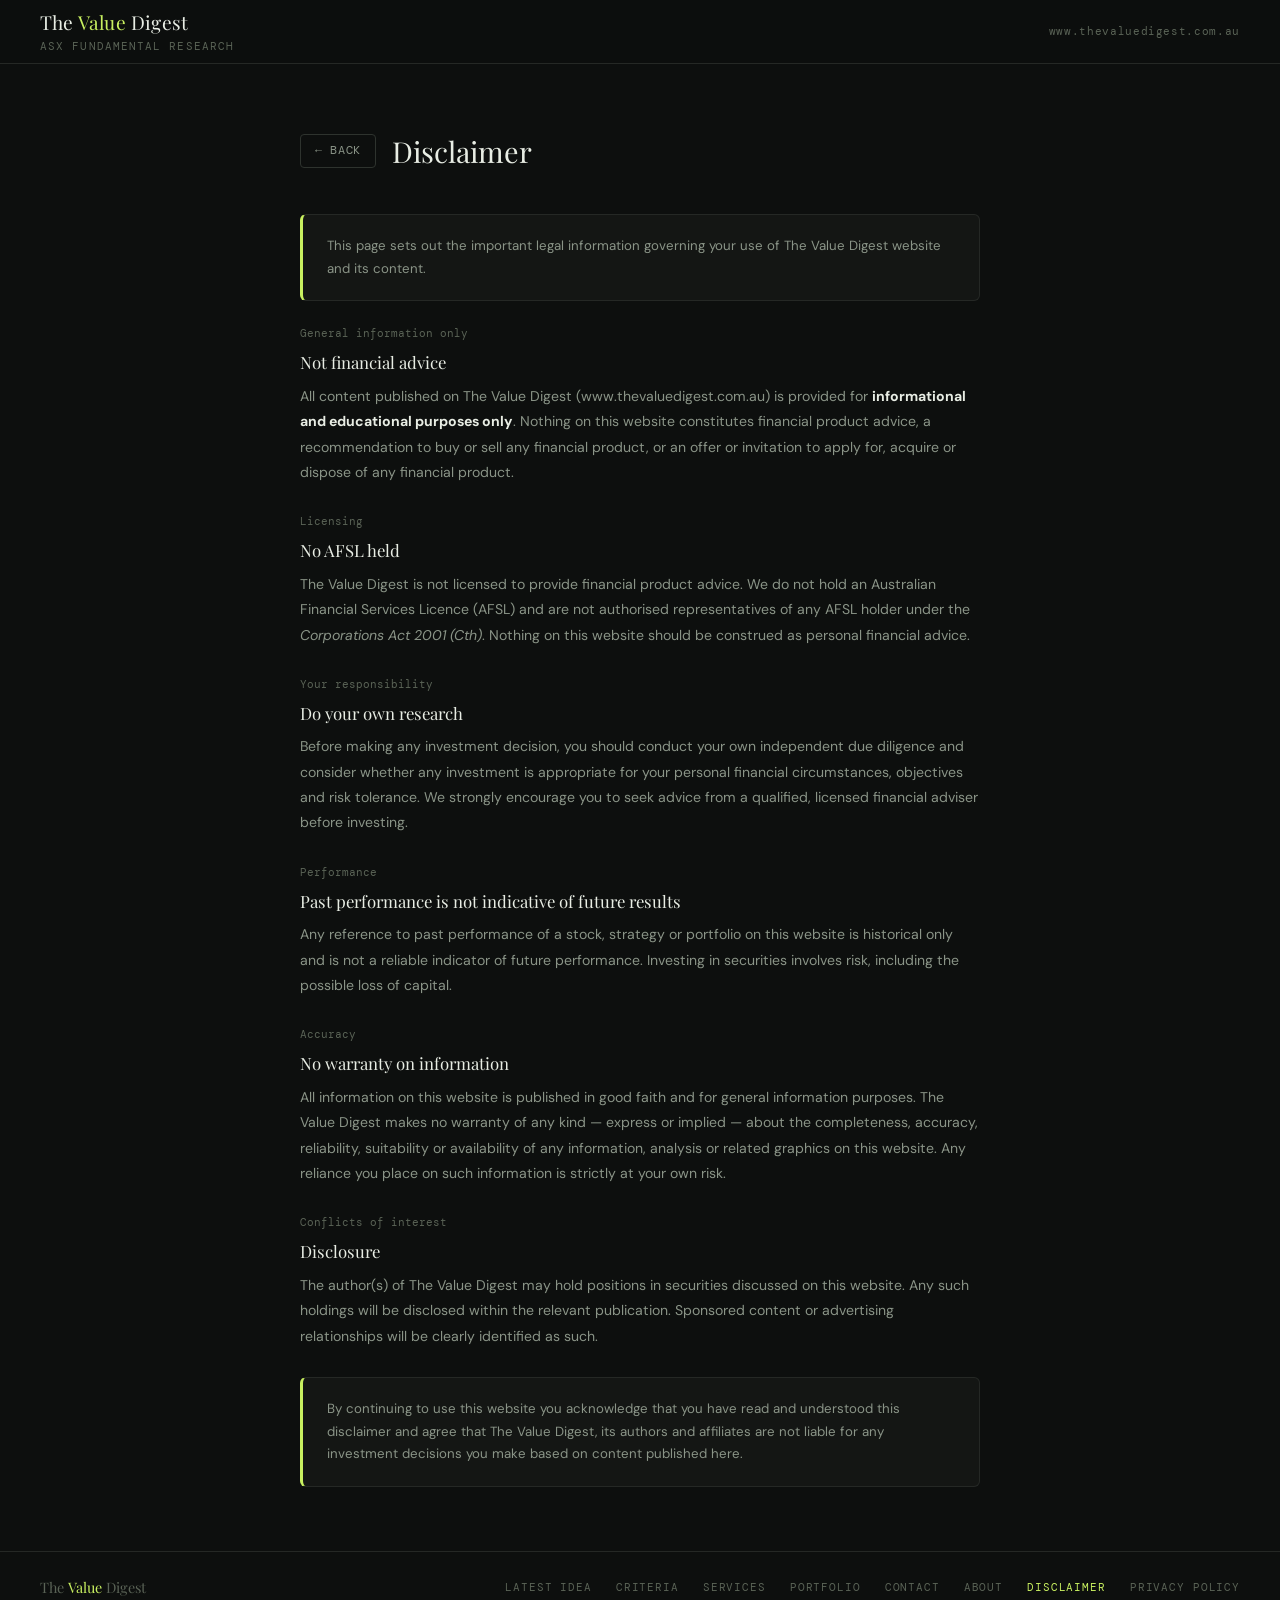
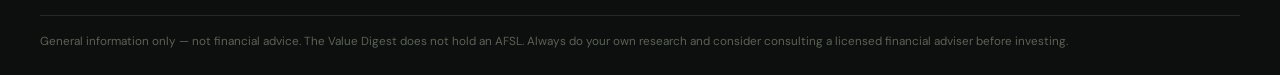
<file: disclaimer.html>
<!DOCTYPE html>
<html lang="en">
<head>
<meta charset="UTF-8">
<meta name="viewport" content="width=device-width, initial-scale=1.0">
<title>Disclaimer | The Value Digest</title>
<meta name="description" content="Legal disclaimer for The Value Digest — general information only, not financial advice. The Value Digest does not hold an AFSL.">
<link href="https://fonts.googleapis.com/css2?family=Playfair+Display:wght@400;500;700&family=DM+Sans:wght@300;400;500&family=DM+Mono:wght@400;500&display=swap" rel="stylesheet">
<link rel="stylesheet" href="styles.css">
<!-- Google AdSense -->
<script async src="https://pagead2.googlesyndication.com/pagead/js/adsbygoogle.js?client=ca-pub-3006809246984518" crossorigin="anonymous"></script>
</head>
<body>

<!-- NAV -->
<nav>
  <div>
    <a href="index.html" class="nav-logo">The <span>Value</span> Digest</a>
    <div class="nav-tagline">ASX Fundamental Research</div>
  </div>
  <div style="font-family: var(--mono); font-size: 0.68rem; color: var(--text3); letter-spacing: 0.06em;">
    www.thevaluedigest.com.au
  </div>
</nav>

<!-- MAIN -->
<main>
  <div class="page-wrap" style="max-width: 680px;">
    <div class="page-header">
      <a class="back-btn" href="index.html">← Back</a>
      <div class="page-title">Disclaimer</div>
    </div>

    <div class="criteria-note" style="margin-bottom:1.5rem;">
      This page sets out the important legal information governing your use of The Value Digest website and its content.
    </div>

    <div style="margin-bottom:1.75rem;">
      <div class="criteria-num" style="margin-bottom:0.4rem;">General information only</div>
      <div class="criteria-name" style="margin-bottom:0.5rem;">Not financial advice</div>
      <p style="font-size:0.88rem; color:var(--text2); line-height:1.8;">All content published on The Value Digest (www.thevaluedigest.com.au) is provided for <strong style="color:var(--text)">informational and educational purposes only</strong>. Nothing on this website constitutes financial product advice, a recommendation to buy or sell any financial product, or an offer or invitation to apply for, acquire or dispose of any financial product.</p>
    </div>

    <div style="margin-bottom:1.75rem;">
      <div class="criteria-num" style="margin-bottom:0.4rem;">Licensing</div>
      <div class="criteria-name" style="margin-bottom:0.5rem;">No AFSL held</div>
      <p style="font-size:0.88rem; color:var(--text2); line-height:1.8;">The Value Digest is not licensed to provide financial product advice. We do not hold an Australian Financial Services Licence (AFSL) and are not authorised representatives of any AFSL holder under the <em>Corporations Act 2001 (Cth)</em>. Nothing on this website should be construed as personal financial advice.</p>
    </div>

    <div style="margin-bottom:1.75rem;">
      <div class="criteria-num" style="margin-bottom:0.4rem;">Your responsibility</div>
      <div class="criteria-name" style="margin-bottom:0.5rem;">Do your own research</div>
      <p style="font-size:0.88rem; color:var(--text2); line-height:1.8;">Before making any investment decision, you should conduct your own independent due diligence and consider whether any investment is appropriate for your personal financial circumstances, objectives and risk tolerance. We strongly encourage you to seek advice from a qualified, licensed financial adviser before investing.</p>
    </div>

    <div style="margin-bottom:1.75rem;">
      <div class="criteria-num" style="margin-bottom:0.4rem;">Performance</div>
      <div class="criteria-name" style="margin-bottom:0.5rem;">Past performance is not indicative of future results</div>
      <p style="font-size:0.88rem; color:var(--text2); line-height:1.8;">Any reference to past performance of a stock, strategy or portfolio on this website is historical only and is not a reliable indicator of future performance. Investing in securities involves risk, including the possible loss of capital.</p>
    </div>

    <div style="margin-bottom:1.75rem;">
      <div class="criteria-num" style="margin-bottom:0.4rem;">Accuracy</div>
      <div class="criteria-name" style="margin-bottom:0.5rem;">No warranty on information</div>
      <p style="font-size:0.88rem; color:var(--text2); line-height:1.8;">All information on this website is published in good faith and for general information purposes. The Value Digest makes no warranty of any kind — express or implied — about the completeness, accuracy, reliability, suitability or availability of any information, analysis or related graphics on this website. Any reliance you place on such information is strictly at your own risk.</p>
    </div>

    <div style="margin-bottom:1.75rem;">
      <div class="criteria-num" style="margin-bottom:0.4rem;">Conflicts of interest</div>
      <div class="criteria-name" style="margin-bottom:0.5rem;">Disclosure</div>
      <p style="font-size:0.88rem; color:var(--text2); line-height:1.8;">The author(s) of The Value Digest may hold positions in securities discussed on this website. Any such holdings will be disclosed within the relevant publication. Sponsored content or advertising relationships will be clearly identified as such.</p>
    </div>

    <div class="criteria-note">
      By continuing to use this website you acknowledge that you have read and understood this disclaimer and agree that The Value Digest, its authors and affiliates are not liable for any investment decisions you make based on content published here.
    </div>
  </div>
</main>

<!-- FOOTER -->
<footer>
  <div class="footer-logo">The <span>Value</span> Digest</div>
  <div class="footer-links">
    <a href="idea.html">Latest idea</a>
    <a href="criteria.html">Criteria</a>
    <a href="services.html">Services</a>
    <a href="portfolio.html">Portfolio</a>
    <a href="contact.html">Contact</a>
    <a href="about.html">About</a>
    <a href="disclaimer.html" style="color:var(--accent);">Disclaimer</a>
    <a href="privacy-policy.html">Privacy Policy</a>
  </div>
  <p class="footer-disclaimer">
    General information only — not financial advice. The Value Digest does not hold an AFSL. Always do your own research and consider consulting a licensed financial adviser before investing.
  </p>
</footer>

</body>
</html>
</file>
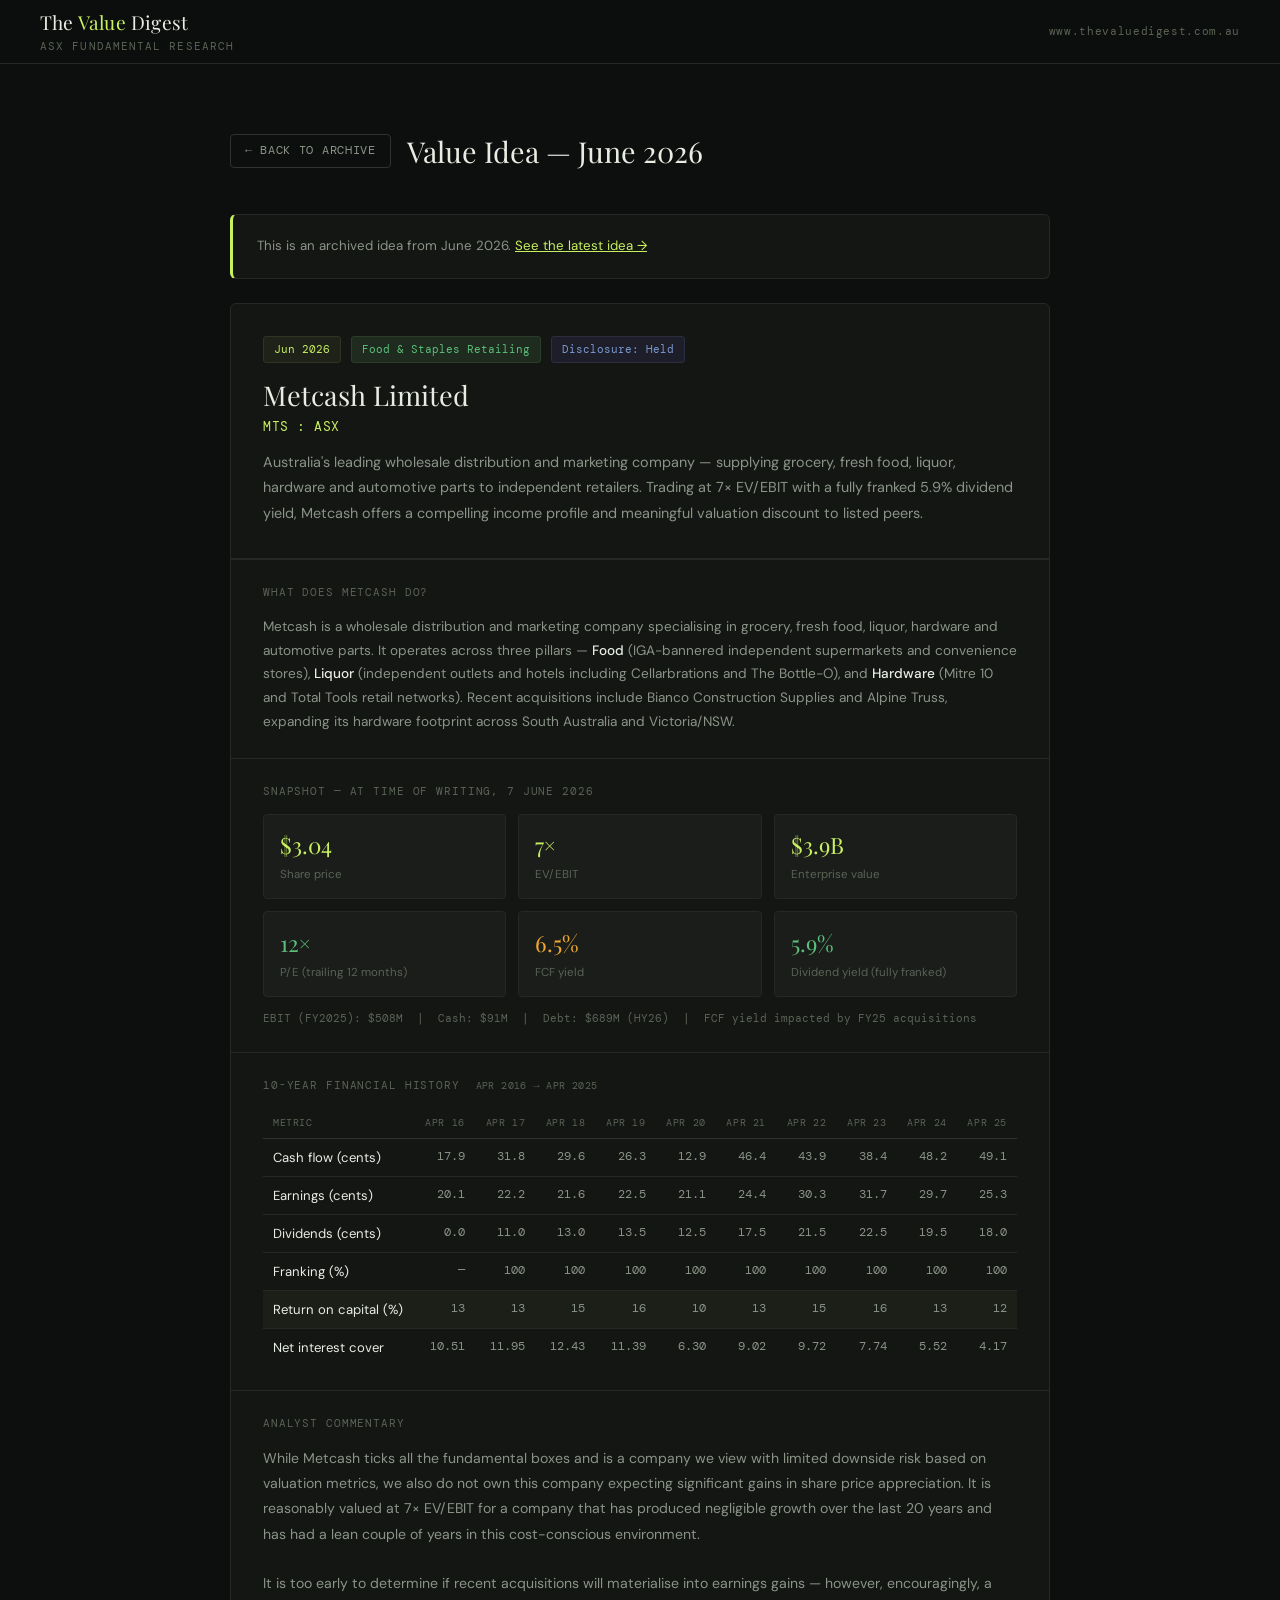
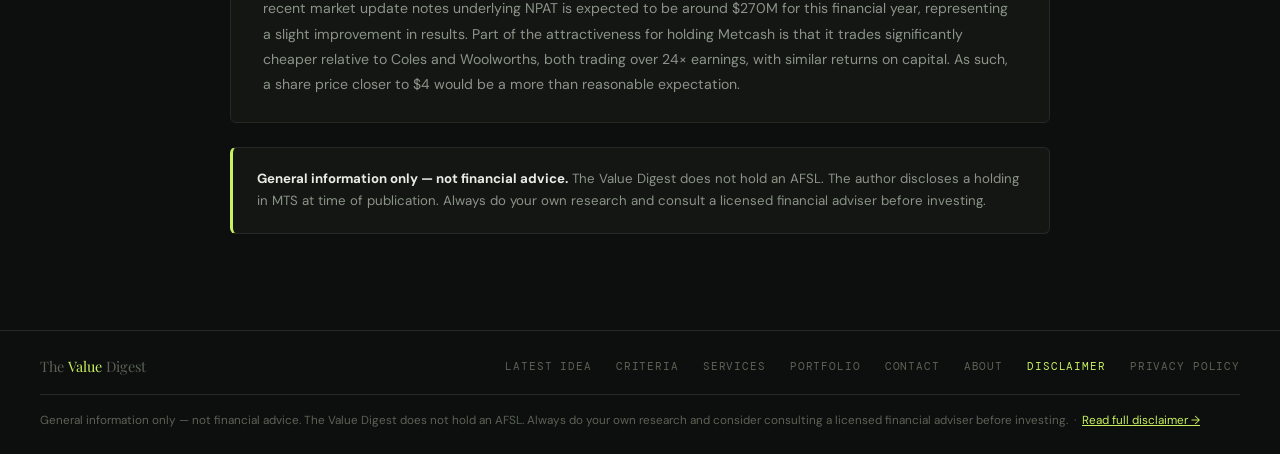
<file: idea-2026-06-mts.html>
<!DOCTYPE html>
<html lang="en">
<head>
<meta charset="UTF-8">
<meta name="viewport" content="width=device-width, initial-scale=1.0">
<title>Value Idea — Metcash (MTS) | The Value Digest</title>
<meta name="description" content="Our June 2026 ASX value idea: Metcash Limited (MTS). Trading at 7× EV/EBIT with a fully franked 5.9% dividend yield — full thesis, financials and analyst commentary.">
<link href="https://fonts.googleapis.com/css2?family=Playfair+Display:wght@400;500;700&family=DM+Sans:wght@300;400;500&family=DM+Mono:wght@400;500&display=swap" rel="stylesheet">
<link rel="stylesheet" href="styles.css">
<!-- Google AdSense -->
<script async src="https://pagead2.googlesyndication.com/pagead/js/adsbygoogle.js?client=ca-pub-3006809246984518" crossorigin="anonymous"></script>
</head>
<body>

<!-- NAV -->
<nav>
  <div>
    <a href="index.html" class="nav-logo">The <span>Value</span> Digest</a>
    <div class="nav-tagline">ASX Fundamental Research</div>
  </div>
  <div style="font-family: var(--mono); font-size: 0.68rem; color: var(--text3); letter-spacing: 0.06em;">
    www.thevaluedigest.com.au
  </div>
</nav>

<!-- MAIN -->
<main>
  <div class="page-wrap">
    <div class="page-header">
      <a class="back-btn" href="archive.html">← Back to archive</a>
      <div class="page-title">Value Idea — June 2026</div>
    </div>
    <div class="criteria-note" style="margin-bottom:1.5rem;">
      This is an archived idea from June 2026. <a href="idea.html" style="color:var(--accent);">See the latest idea →</a>
    </div>

    <!-- AdSense leaderboard -->
    <ins class="adsbygoogle" style="display:block" data-ad-client="ca-pub-3006809246984518" data-ad-slot="" data-ad-format="auto" data-full-width-responsive="true"></ins>
    <script>(adsbygoogle = window.adsbygoogle || []).push({});</script>

    <div class="idea-card">
      <div class="idea-top">
        <div class="idea-meta">
          <span class="badge badge-new">Jun 2026</span>
          <span class="badge badge-sector">Food &amp; Staples Retailing</span>
          <span class="badge badge-held">Disclosure: Held</span>
        </div>
        <div class="idea-title">Metcash Limited</div>
        <div class="idea-subtitle">MTS : ASX</div>
        <p class="idea-thesis">Australia's leading wholesale distribution and marketing company — supplying grocery, fresh food, liquor, hardware and automotive parts to independent retailers. Trading at 7× EV/EBIT with a fully franked 5.9% dividend yield, Metcash offers a compelling income profile and meaningful valuation discount to listed peers.</p>
      </div>

      <div class="idea-section">
        <div class="idea-section-label">What does Metcash do?</div>
        <p class="about-text">Metcash is a wholesale distribution and marketing company specialising in grocery, fresh food, liquor, hardware and automotive parts. It operates across three pillars — <strong>Food</strong> (IGA-bannered independent supermarkets and convenience stores), <strong>Liquor</strong> (independent outlets and hotels including Cellarbrations and The Bottle-O), and <strong>Hardware</strong> (Mitre 10 and Total Tools retail networks). Recent acquisitions include Bianco Construction Supplies and Alpine Truss, expanding its hardware footprint across South Australia and Victoria/NSW.</p>
      </div>

      <div class="idea-section">
        <div class="idea-section-label">Snapshot — at time of writing, 7 June 2026</div>
        <div class="key-stats">
          <div class="kstat"><div class="kstat-val">$3.04</div><div class="kstat-label">Share price</div></div>
          <div class="kstat"><div class="kstat-val">7×</div><div class="kstat-label">EV/EBIT</div></div>
          <div class="kstat"><div class="kstat-val">$3.9B</div><div class="kstat-label">Enterprise value</div></div>
          <div class="kstat"><div class="kstat-val green">12×</div><div class="kstat-label">P/E (trailing 12 months)</div></div>
          <div class="kstat"><div class="kstat-val amber">6.5%</div><div class="kstat-label">FCF yield</div></div>
          <div class="kstat"><div class="kstat-val green">5.9%</div><div class="kstat-label">Dividend yield (fully franked)</div></div>
        </div>
        <div style="font-family:var(--mono);font-size:0.68rem;color:var(--text3);margin-top:0.85rem">EBIT (FY2025): $508M &nbsp;|&nbsp; Cash: $91M &nbsp;|&nbsp; Debt: $689M (HY26) &nbsp;|&nbsp; FCF yield impacted by FY25 acquisitions</div>
      </div>

      <div class="idea-section">
        <div class="idea-section-label">10-year financial history &nbsp;<span style="color:var(--text3);font-size:0.65rem;letter-spacing:0.04em">APR 2016 → APR 2025</span></div>
        <div class="hist-wrap">
          <table class="hist-table">
            <thead>
              <tr>
                <th style="text-align:left">Metric</th>
                <th>Apr 16</th><th>Apr 17</th><th>Apr 18</th><th>Apr 19</th><th>Apr 20</th>
                <th>Apr 21</th><th>Apr 22</th><th>Apr 23</th><th>Apr 24</th><th>Apr 25</th>
              </tr>
            </thead>
            <tbody>
              <tr><td>Cash flow (cents)</td><td>17.9</td><td>31.8</td><td>29.6</td><td>26.3</td><td>12.9</td><td>46.4</td><td>43.9</td><td>38.4</td><td>48.2</td><td>49.1</td></tr>
              <tr><td>Earnings (cents)</td><td>20.1</td><td>22.2</td><td>21.6</td><td>22.5</td><td>21.1</td><td>24.4</td><td>30.3</td><td>31.7</td><td>29.7</td><td>25.3</td></tr>
              <tr><td>Dividends (cents)</td><td>0.0</td><td>11.0</td><td>13.0</td><td>13.5</td><td>12.5</td><td>17.5</td><td>21.5</td><td>22.5</td><td>19.5</td><td>18.0</td></tr>
              <tr><td>Franking (%)</td><td>—</td><td>100</td><td>100</td><td>100</td><td>100</td><td>100</td><td>100</td><td>100</td><td>100</td><td>100</td></tr>
              <tr class="hist-highlight"><td>Return on capital (%)</td><td>13</td><td>13</td><td>15</td><td>16</td><td>10</td><td>13</td><td>15</td><td>16</td><td>13</td><td>12</td></tr>
              <tr><td>Net interest cover</td><td>10.51</td><td>11.95</td><td>12.43</td><td>11.39</td><td>6.30</td><td>9.02</td><td>9.72</td><td>7.74</td><td>5.52</td><td>4.17</td></tr>
            </tbody>
          </table>
        </div>
      </div>

      <div class="idea-section">
        <div class="idea-section-label">Analyst commentary</div>
        <p class="commentary-text">While Metcash ticks all the fundamental boxes and is a company we view with limited downside risk based on valuation metrics, we also do not own this company expecting significant gains in share price appreciation. It is reasonably valued at 7× EV/EBIT for a company that has produced negligible growth over the last 20 years and has had a lean couple of years in this cost-conscious environment.</p>
        <br>
        <p class="commentary-text">It is too early to determine if recent acquisitions will materialise into earnings gains — however, encouragingly, a recent market update notes underlying NPAT is expected to be around $270M for this financial year, representing a slight improvement in results. Part of the attractiveness for holding Metcash is that it trades significantly cheaper relative to Coles and Woolworths, both trading over 24× earnings, with similar returns on capital. As such, a share price closer to $4 would be a more than reasonable expectation.</p>
      </div>
    </div>

    <div class="criteria-note" style="margin-top:1.5rem;">
      <strong style="color:var(--text)">General information only — not financial advice.</strong> The Value Digest does not hold an AFSL. The author discloses a holding in MTS at time of publication. Always do your own research and consult a licensed financial adviser before investing.
    </div>

    <!-- AdSense in-content -->
    <ins class="adsbygoogle" style="display:block;margin-top:2rem;" data-ad-client="ca-pub-3006809246984518" data-ad-slot="" data-ad-format="auto" data-full-width-responsive="true"></ins>
    <script>(adsbygoogle = window.adsbygoogle || []).push({});</script>
  </div>
</main>

<!-- FOOTER -->
<footer>
  <div class="footer-logo">The <span>Value</span> Digest</div>
  <div class="footer-links">
    <a href="idea.html">Latest idea</a>
    <a href="criteria.html">Criteria</a>
    <a href="services.html">Services</a>
    <a href="portfolio.html">Portfolio</a>
    <a href="contact.html">Contact</a>
    <a href="about.html">About</a>
    <a href="disclaimer.html" style="color:var(--accent);">Disclaimer</a>
    <a href="privacy-policy.html">Privacy Policy</a>
  </div>
  <p class="footer-disclaimer">
    General information only — not financial advice. The Value Digest does not hold an AFSL. Always do your own research and consider consulting a licensed financial adviser before investing.
    &nbsp;·&nbsp; <a href="disclaimer.html" style="color:var(--accent); white-space:nowrap;">Read full disclaimer →</a>
  </p>
</footer>

</body>
</html>
</file>
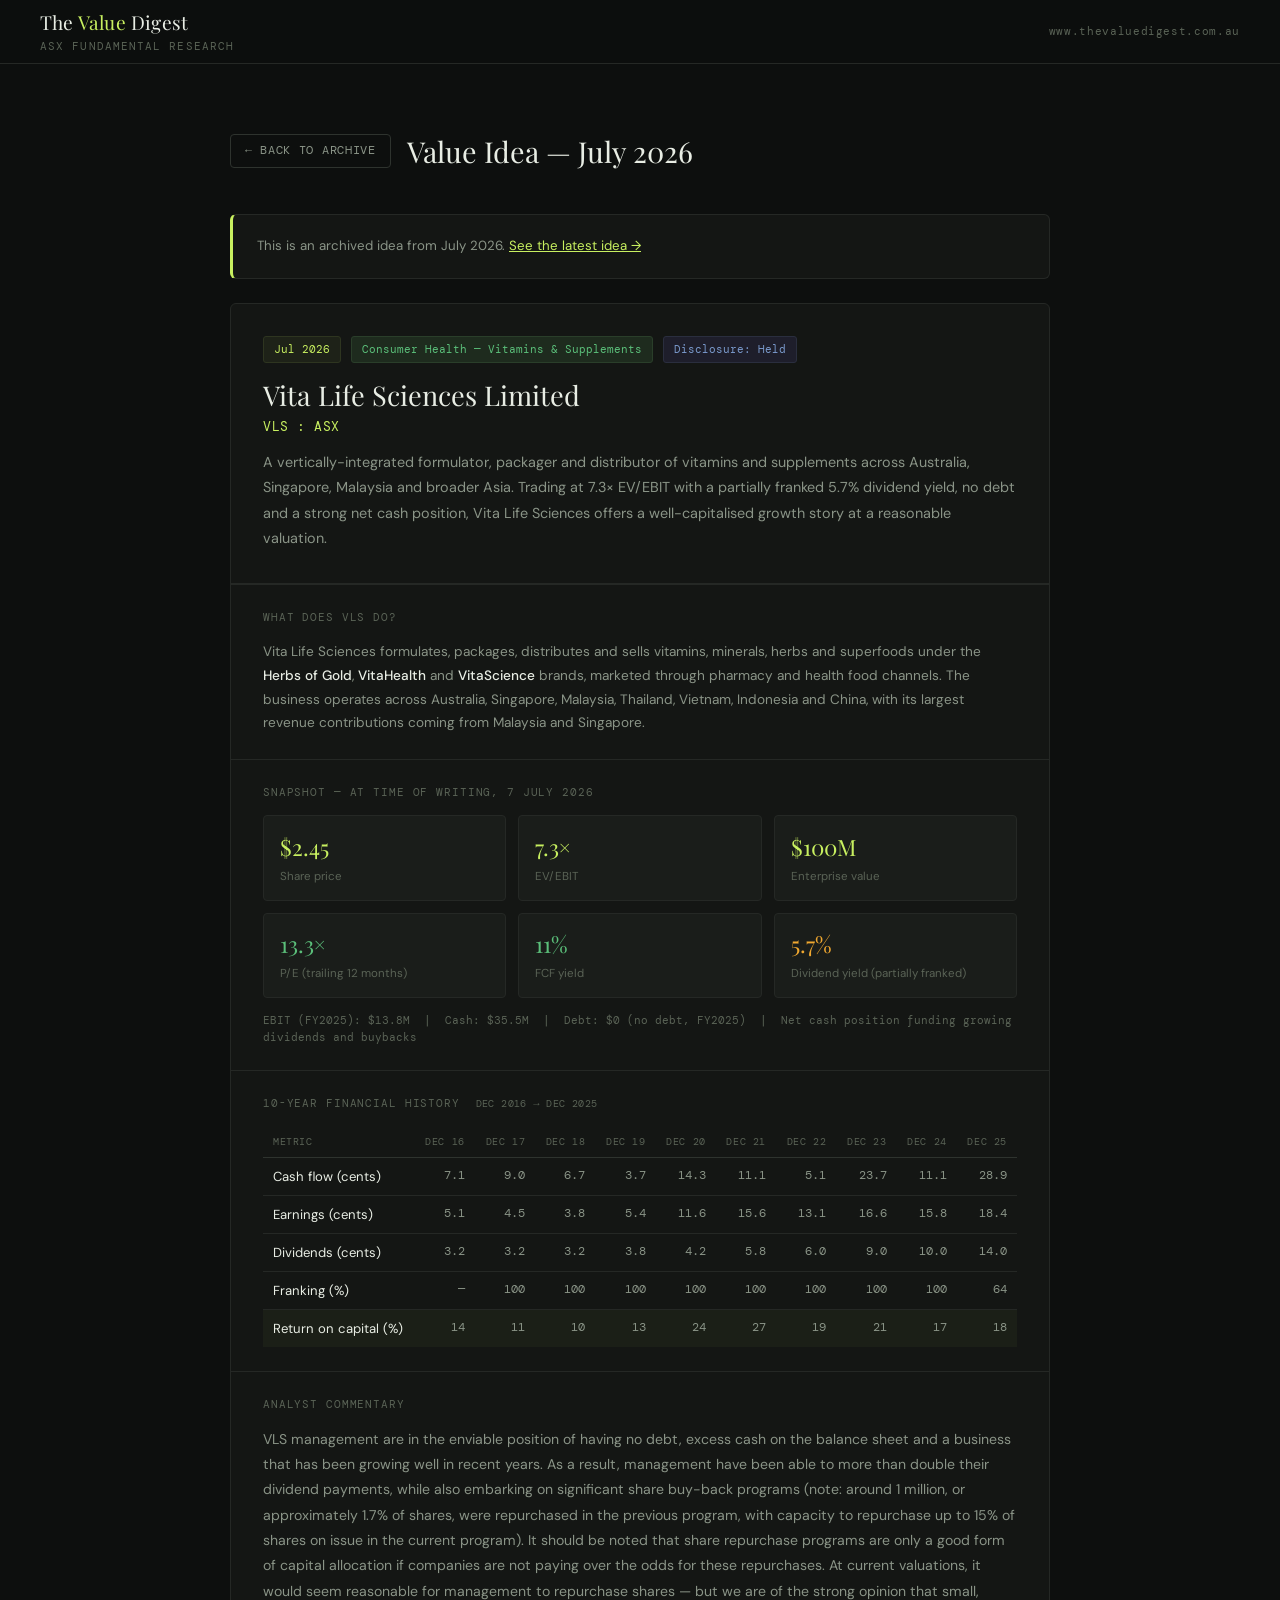
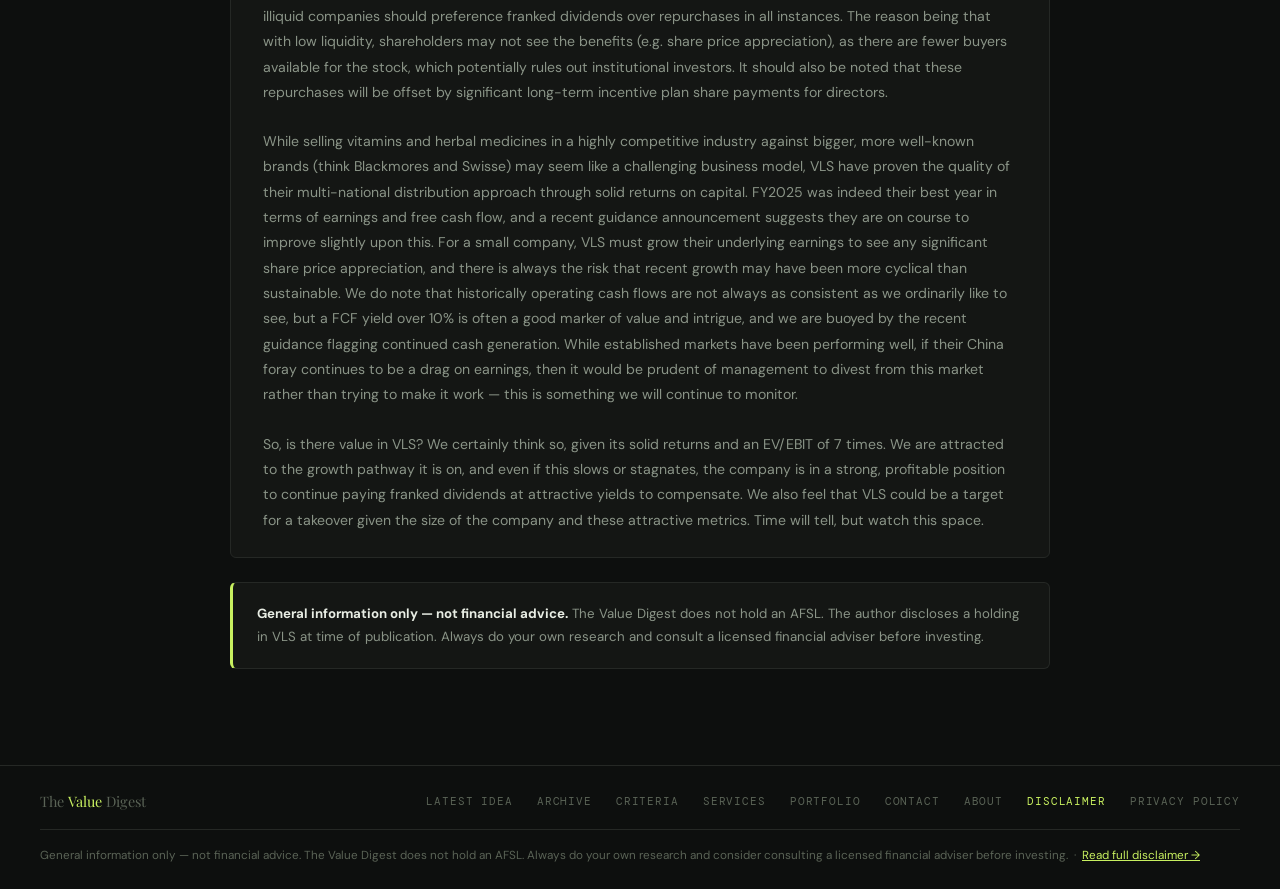
<file: idea-2026-07-vls.html>
<!DOCTYPE html>
<html lang="en">
<head>
<meta charset="UTF-8">
<meta name="viewport" content="width=device-width, initial-scale=1.0">
<title>Value Idea — Vita Life Sciences (VLS) | The Value Digest</title>
<meta name="description" content="Our July 2026 ASX value idea: Vita Life Sciences Limited (VLS). Trading at 7.3× EV/EBIT with a partially franked 5.7% dividend yield and no debt — full thesis, financials and analyst commentary.">
<link href="https://fonts.googleapis.com/css2?family=Playfair+Display:wght@400;500;700&family=DM+Sans:wght@300;400;500&family=DM+Mono:wght@400;500&display=swap" rel="stylesheet">
<link rel="stylesheet" href="styles.css">
<!-- Google AdSense -->
<script async src="https://pagead2.googlesyndication.com/pagead/js/adsbygoogle.js?client=ca-pub-3006809246984518" crossorigin="anonymous"></script>
</head>
<body>

<!-- NAV -->
<nav>
  <div>
    <a href="index.html" class="nav-logo">The <span>Value</span> Digest</a>
    <div class="nav-tagline">ASX Fundamental Research</div>
  </div>
  <div style="font-family: var(--mono); font-size: 0.68rem; color: var(--text3); letter-spacing: 0.06em;">
    www.thevaluedigest.com.au
  </div>
</nav>

<!-- MAIN -->
<main>
  <div class="page-wrap">
    <div class="page-header">
      <a class="back-btn" href="archive.html">← Back to archive</a>
      <div class="page-title">Value Idea — July 2026</div>
    </div>
    <div class="criteria-note" style="margin-bottom:1.5rem;">
      This is an archived idea from July 2026. <a href="idea.html" style="color:var(--accent);">See the latest idea →</a>
    </div>

    <!-- AdSense leaderboard -->
    <ins class="adsbygoogle" style="display:block" data-ad-client="ca-pub-3006809246984518" data-ad-slot="" data-ad-format="auto" data-full-width-responsive="true"></ins>
    <script>(adsbygoogle = window.adsbygoogle || []).push({});</script>

    <div class="idea-card">
      <div class="idea-top">
        <div class="idea-meta">
          <span class="badge badge-new">Jul 2026</span>
          <span class="badge badge-sector">Consumer Health — Vitamins &amp; Supplements</span>
          <span class="badge badge-held">Disclosure: Held</span>
        </div>
        <div class="idea-title">Vita Life Sciences Limited</div>
        <div class="idea-subtitle">VLS : ASX</div>
        <p class="idea-thesis">A vertically-integrated formulator, packager and distributor of vitamins and supplements across Australia, Singapore, Malaysia and broader Asia. Trading at 7.3× EV/EBIT with a partially franked 5.7% dividend yield, no debt and a strong net cash position, Vita Life Sciences offers a well-capitalised growth story at a reasonable valuation.</p>
      </div>

      <div class="idea-section">
        <div class="idea-section-label">What does VLS do?</div>
        <p class="about-text">Vita Life Sciences formulates, packages, distributes and sells vitamins, minerals, herbs and superfoods under the <strong>Herbs of Gold</strong>, <strong>VitaHealth</strong> and <strong>VitaScience</strong> brands, marketed through pharmacy and health food channels. The business operates across Australia, Singapore, Malaysia, Thailand, Vietnam, Indonesia and China, with its largest revenue contributions coming from Malaysia and Singapore.</p>
      </div>

      <div class="idea-section">
        <div class="idea-section-label">Snapshot — at time of writing, 7 July 2026</div>
        <div class="key-stats">
          <div class="kstat"><div class="kstat-val">$2.45</div><div class="kstat-label">Share price</div></div>
          <div class="kstat"><div class="kstat-val">7.3×</div><div class="kstat-label">EV/EBIT</div></div>
          <div class="kstat"><div class="kstat-val">$100M</div><div class="kstat-label">Enterprise value</div></div>
          <div class="kstat"><div class="kstat-val green">13.3×</div><div class="kstat-label">P/E (trailing 12 months)</div></div>
          <div class="kstat"><div class="kstat-val green">11%</div><div class="kstat-label">FCF yield</div></div>
          <div class="kstat"><div class="kstat-val amber">5.7%</div><div class="kstat-label">Dividend yield (partially franked)</div></div>
        </div>
        <div style="font-family:var(--mono);font-size:0.68rem;color:var(--text3);margin-top:0.85rem">EBIT (FY2025): $13.8M &nbsp;|&nbsp; Cash: $35.5M &nbsp;|&nbsp; Debt: $0 (no debt, FY2025) &nbsp;|&nbsp; Net cash position funding growing dividends and buybacks</div>
      </div>

      <div class="idea-section">
        <div class="idea-section-label">10-year financial history &nbsp;<span style="color:var(--text3);font-size:0.65rem;letter-spacing:0.04em">DEC 2016 → DEC 2025</span></div>
        <div class="hist-wrap">
          <table class="hist-table">
            <thead>
              <tr>
                <th style="text-align:left">Metric</th>
                <th>Dec 16</th><th>Dec 17</th><th>Dec 18</th><th>Dec 19</th><th>Dec 20</th>
                <th>Dec 21</th><th>Dec 22</th><th>Dec 23</th><th>Dec 24</th><th>Dec 25</th>
              </tr>
            </thead>
            <tbody>
              <tr><td>Cash flow (cents)</td><td>7.1</td><td>9.0</td><td>6.7</td><td>3.7</td><td>14.3</td><td>11.1</td><td>5.1</td><td>23.7</td><td>11.1</td><td>28.9</td></tr>
              <tr><td>Earnings (cents)</td><td>5.1</td><td>4.5</td><td>3.8</td><td>5.4</td><td>11.6</td><td>15.6</td><td>13.1</td><td>16.6</td><td>15.8</td><td>18.4</td></tr>
              <tr><td>Dividends (cents)</td><td>3.2</td><td>3.2</td><td>3.2</td><td>3.8</td><td>4.2</td><td>5.8</td><td>6.0</td><td>9.0</td><td>10.0</td><td>14.0</td></tr>
              <tr><td>Franking (%)</td><td>—</td><td>100</td><td>100</td><td>100</td><td>100</td><td>100</td><td>100</td><td>100</td><td>100</td><td>64</td></tr>
              <tr class="hist-highlight"><td>Return on capital (%)</td><td>14</td><td>11</td><td>10</td><td>13</td><td>24</td><td>27</td><td>19</td><td>21</td><td>17</td><td>18</td></tr>
            </tbody>
          </table>
        </div>
      </div>

      <div class="idea-section">
        <div class="idea-section-label">Analyst commentary</div>
        <p class="commentary-text">VLS management are in the enviable position of having no debt, excess cash on the balance sheet and a business that has been growing well in recent years. As a result, management have been able to more than double their dividend payments, while also embarking on significant share buy-back programs (note: around 1 million, or approximately 1.7% of shares, were repurchased in the previous program, with capacity to repurchase up to 15% of shares on issue in the current program). It should be noted that share repurchase programs are only a good form of capital allocation if companies are not paying over the odds for these repurchases. At current valuations, it would seem reasonable for management to repurchase shares — but we are of the strong opinion that small, illiquid companies should preference franked dividends over repurchases in all instances. The reason being that with low liquidity, shareholders may not see the benefits (e.g. share price appreciation), as there are fewer buyers available for the stock, which potentially rules out institutional investors. It should also be noted that these repurchases will be offset by significant long-term incentive plan share payments for directors.</p>
        <br>
        <p class="commentary-text">While selling vitamins and herbal medicines in a highly competitive industry against bigger, more well-known brands (think Blackmores and Swisse) may seem like a challenging business model, VLS have proven the quality of their multi-national distribution approach through solid returns on capital. FY2025 was indeed their best year in terms of earnings and free cash flow, and a recent guidance announcement suggests they are on course to improve slightly upon this. For a small company, VLS must grow their underlying earnings to see any significant share price appreciation, and there is always the risk that recent growth may have been more cyclical than sustainable. We do note that historically operating cash flows are not always as consistent as we ordinarily like to see, but a FCF yield over 10% is often a good marker of value and intrigue, and we are buoyed by the recent guidance flagging continued cash generation. While established markets have been performing well, if their China foray continues to be a drag on earnings, then it would be prudent of management to divest from this market rather than trying to make it work — this is something we will continue to monitor.</p>
        <br>
        <p class="commentary-text">So, is there value in VLS? We certainly think so, given its solid returns and an EV/EBIT of 7 times. We are attracted to the growth pathway it is on, and even if this slows or stagnates, the company is in a strong, profitable position to continue paying franked dividends at attractive yields to compensate. We also feel that VLS could be a target for a takeover given the size of the company and these attractive metrics. Time will tell, but watch this space.</p>
      </div>
    </div>

    <div class="criteria-note" style="margin-top:1.5rem;">
      <strong style="color:var(--text)">General information only — not financial advice.</strong> The Value Digest does not hold an AFSL. The author discloses a holding in VLS at time of publication. Always do your own research and consult a licensed financial adviser before investing.
    </div>

    <!-- AdSense in-content -->
    <ins class="adsbygoogle" style="display:block;margin-top:2rem;" data-ad-client="ca-pub-3006809246984518" data-ad-slot="" data-ad-format="auto" data-full-width-responsive="true"></ins>
    <script>(adsbygoogle = window.adsbygoogle || []).push({});</script>
  </div>
</main>

<!-- FOOTER -->
<footer>
  <div class="footer-logo">The <span>Value</span> Digest</div>
  <div class="footer-links">
    <a href="idea.html">Latest idea</a>
    <a href="archive.html">Archive</a>
    <a href="criteria.html">Criteria</a>
    <a href="services.html">Services</a>
    <a href="portfolio.html">Portfolio</a>
    <a href="contact.html">Contact</a>
    <a href="about.html">About</a>
    <a href="disclaimer.html" style="color:var(--accent);">Disclaimer</a>
    <a href="privacy-policy.html">Privacy Policy</a>
  </div>
  <p class="footer-disclaimer">
    General information only — not financial advice. The Value Digest does not hold an AFSL. Always do your own research and consider consulting a licensed financial adviser before investing.
    &nbsp;·&nbsp; <a href="disclaimer.html" style="color:var(--accent); white-space:nowrap;">Read full disclaimer →</a>
  </p>
</footer>

</body>
</html>
</file>
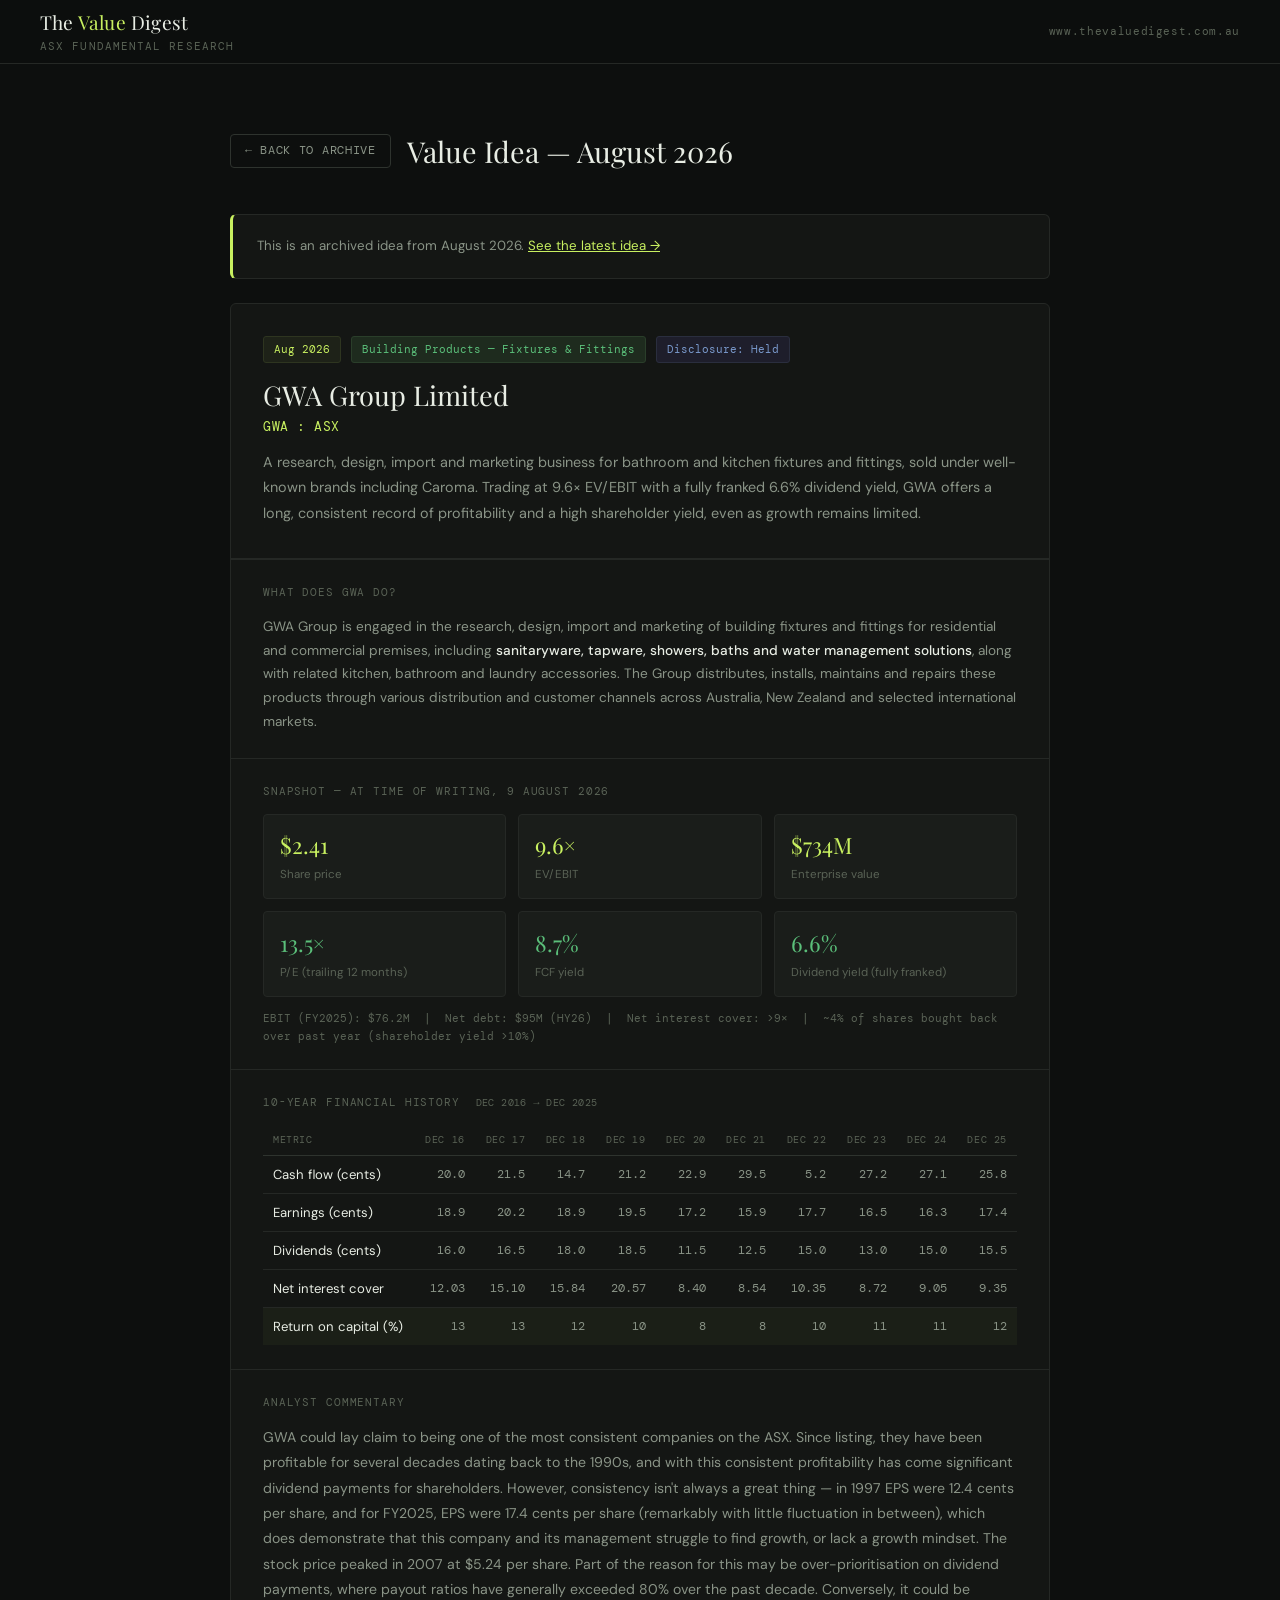
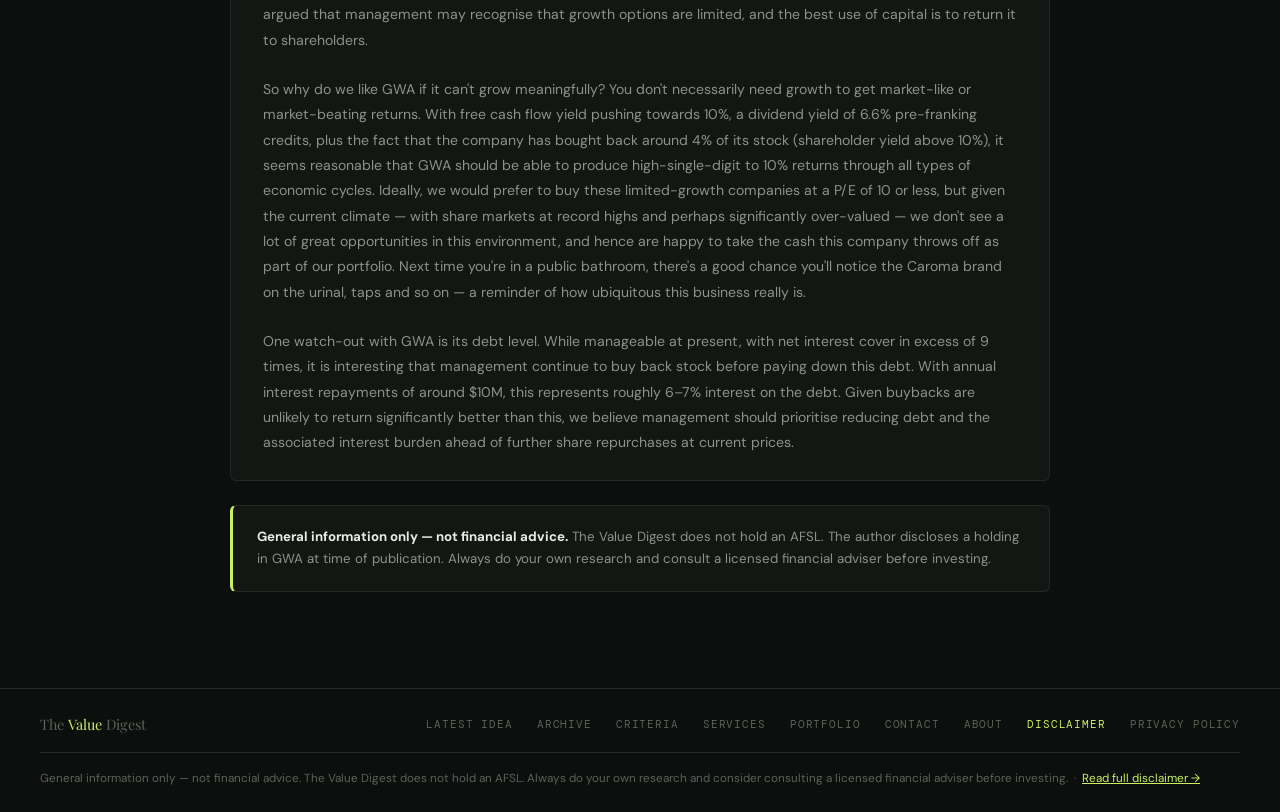
<file: idea-2026-08-gwa.html>
<!DOCTYPE html>
<html lang="en">
<head>
<meta charset="UTF-8">
<meta name="viewport" content="width=device-width, initial-scale=1.0">
<title>Value Idea — GWA Group (GWA) | The Value Digest</title>
<meta name="description" content="Our August 2026 ASX value idea: GWA Group Limited (GWA). Trading at 9.6× EV/EBIT with a fully franked 6.6% dividend yield — full thesis, financials and analyst commentary.">
<link href="https://fonts.googleapis.com/css2?family=Playfair+Display:wght@400;500;700&family=DM+Sans:wght@300;400;500&family=DM+Mono:wght@400;500&display=swap" rel="stylesheet">
<link rel="stylesheet" href="styles.css">
<!-- Google AdSense -->
<script async src="https://pagead2.googlesyndication.com/pagead/js/adsbygoogle.js?client=ca-pub-3006809246984518" crossorigin="anonymous"></script>
</head>
<body>

<!-- NAV -->
<nav>
  <div>
    <a href="index.html" class="nav-logo">The <span>Value</span> Digest</a>
    <div class="nav-tagline">ASX Fundamental Research</div>
  </div>
  <div style="font-family: var(--mono); font-size: 0.68rem; color: var(--text3); letter-spacing: 0.06em;">
    www.thevaluedigest.com.au
  </div>
</nav>

<!-- MAIN -->
<main>
  <div class="page-wrap">
    <div class="page-header">
      <a class="back-btn" href="archive.html">← Back to archive</a>
      <div class="page-title">Value Idea — August 2026</div>
    </div>
    <div class="criteria-note" style="margin-bottom:1.5rem;">
      This is an archived idea from August 2026. <a href="idea.html" style="color:var(--accent);">See the latest idea →</a>
    </div>

    <div class="idea-card">
      <div class="idea-top">
        <div class="idea-meta">
          <span class="badge badge-new">Aug 2026</span>
          <span class="badge badge-sector">Building Products — Fixtures &amp; Fittings</span>
          <span class="badge badge-held">Disclosure: Held</span>
        </div>
        <div class="idea-title">GWA Group Limited</div>
        <div class="idea-subtitle">GWA : ASX</div>
        <p class="idea-thesis">A research, design, import and marketing business for bathroom and kitchen fixtures and fittings, sold under well-known brands including Caroma. Trading at 9.6× EV/EBIT with a fully franked 6.6% dividend yield, GWA offers a long, consistent record of profitability and a high shareholder yield, even as growth remains limited.</p>
      </div>

      <div class="idea-section">
        <div class="idea-section-label">What does GWA do?</div>
        <p class="about-text">GWA Group is engaged in the research, design, import and marketing of building fixtures and fittings for residential and commercial premises, including <strong>sanitaryware, tapware, showers, baths and water management solutions</strong>, along with related kitchen, bathroom and laundry accessories. The Group distributes, installs, maintains and repairs these products through various distribution and customer channels across Australia, New Zealand and selected international markets.</p>
      </div>

      <div class="idea-section">
        <div class="idea-section-label">Snapshot — at time of writing, 9 August 2026</div>
        <div class="key-stats">
          <div class="kstat"><div class="kstat-val">$2.41</div><div class="kstat-label">Share price</div></div>
          <div class="kstat"><div class="kstat-val">9.6×</div><div class="kstat-label">EV/EBIT</div></div>
          <div class="kstat"><div class="kstat-val">$734M</div><div class="kstat-label">Enterprise value</div></div>
          <div class="kstat"><div class="kstat-val green">13.5×</div><div class="kstat-label">P/E (trailing 12 months)</div></div>
          <div class="kstat"><div class="kstat-val green">8.7%</div><div class="kstat-label">FCF yield</div></div>
          <div class="kstat"><div class="kstat-val green">6.6%</div><div class="kstat-label">Dividend yield (fully franked)</div></div>
        </div>
        <div style="font-family:var(--mono);font-size:0.68rem;color:var(--text3);margin-top:0.85rem">EBIT (FY2025): $76.2M &nbsp;|&nbsp; Net debt: $95M (HY26) &nbsp;|&nbsp; Net interest cover: &gt;9× &nbsp;|&nbsp; ~4% of shares bought back over past year (shareholder yield &gt;10%)</div>
      </div>

      <div class="idea-section">
        <div class="idea-section-label">10-year financial history &nbsp;<span style="color:var(--text3);font-size:0.65rem;letter-spacing:0.04em">DEC 2016 → DEC 2025</span></div>
        <div class="hist-wrap">
          <table class="hist-table">
            <thead>
              <tr>
                <th style="text-align:left">Metric</th>
                <th>Dec 16</th><th>Dec 17</th><th>Dec 18</th><th>Dec 19</th><th>Dec 20</th>
                <th>Dec 21</th><th>Dec 22</th><th>Dec 23</th><th>Dec 24</th><th>Dec 25</th>
              </tr>
            </thead>
            <tbody>
              <tr><td>Cash flow (cents)</td><td>20.0</td><td>21.5</td><td>14.7</td><td>21.2</td><td>22.9</td><td>29.5</td><td>5.2</td><td>27.2</td><td>27.1</td><td>25.8</td></tr>
              <tr><td>Earnings (cents)</td><td>18.9</td><td>20.2</td><td>18.9</td><td>19.5</td><td>17.2</td><td>15.9</td><td>17.7</td><td>16.5</td><td>16.3</td><td>17.4</td></tr>
              <tr><td>Dividends (cents)</td><td>16.0</td><td>16.5</td><td>18.0</td><td>18.5</td><td>11.5</td><td>12.5</td><td>15.0</td><td>13.0</td><td>15.0</td><td>15.5</td></tr>
              <tr><td>Net interest cover</td><td>12.03</td><td>15.10</td><td>15.84</td><td>20.57</td><td>8.40</td><td>8.54</td><td>10.35</td><td>8.72</td><td>9.05</td><td>9.35</td></tr>
              <tr class="hist-highlight"><td>Return on capital (%)</td><td>13</td><td>13</td><td>12</td><td>10</td><td>8</td><td>8</td><td>10</td><td>11</td><td>11</td><td>12</td></tr>
            </tbody>
          </table>
        </div>
      </div>

      <div class="idea-section">
        <div class="idea-section-label">Analyst commentary</div>
        <p class="commentary-text">GWA could lay claim to being one of the most consistent companies on the ASX. Since listing, they have been profitable for several decades dating back to the 1990s, and with this consistent profitability has come significant dividend payments for shareholders. However, consistency isn't always a great thing — in 1997 EPS were 12.4 cents per share, and for FY2025, EPS were 17.4 cents per share (remarkably with little fluctuation in between), which does demonstrate that this company and its management struggle to find growth, or lack a growth mindset. The stock price peaked in 2007 at $5.24 per share. Part of the reason for this may be over-prioritisation on dividend payments, where payout ratios have generally exceeded 80% over the past decade. Conversely, it could be argued that management may recognise that growth options are limited, and the best use of capital is to return it to shareholders.</p>
        <br>
        <p class="commentary-text">So why do we like GWA if it can't grow meaningfully? You don't necessarily need growth to get market-like or market-beating returns. With free cash flow yield pushing towards 10%, a dividend yield of 6.6% pre-franking credits, plus the fact that the company has bought back around 4% of its stock (shareholder yield above 10%), it seems reasonable that GWA should be able to produce high-single-digit to 10% returns through all types of economic cycles. Ideally, we would prefer to buy these limited-growth companies at a P/E of 10 or less, but given the current climate — with share markets at record highs and perhaps significantly over-valued — we don't see a lot of great opportunities in this environment, and hence are happy to take the cash this company throws off as part of our portfolio. Next time you're in a public bathroom, there's a good chance you'll notice the Caroma brand on the urinal, taps and so on — a reminder of how ubiquitous this business really is.</p>
        <br>
        <p class="commentary-text">One watch-out with GWA is its debt level. While manageable at present, with net interest cover in excess of 9 times, it is interesting that management continue to buy back stock before paying down this debt. With annual interest repayments of around $10M, this represents roughly 6–7% interest on the debt. Given buybacks are unlikely to return significantly better than this, we believe management should prioritise reducing debt and the associated interest burden ahead of further share repurchases at current prices.</p>
      </div>
    </div>

    <div class="criteria-note" style="margin-top:1.5rem;">
      <strong style="color:var(--text)">General information only — not financial advice.</strong> The Value Digest does not hold an AFSL. The author discloses a holding in GWA at time of publication. Always do your own research and consult a licensed financial adviser before investing.
    </div>

    <!-- AdSense in-content -->
    <ins class="adsbygoogle" style="display:block;margin-top:2rem;" data-ad-client="ca-pub-3006809246984518" data-ad-slot="" data-ad-format="auto" data-full-width-responsive="true"></ins>
    <script>(adsbygoogle = window.adsbygoogle || []).push({});</script>
  </div>
</main>

<!-- FOOTER -->
<footer>
  <div class="footer-logo">The <span>Value</span> Digest</div>
  <div class="footer-links">
    <a href="idea.html">Latest idea</a>
    <a href="archive.html">Archive</a>
    <a href="criteria.html">Criteria</a>
    <a href="services.html">Services</a>
    <a href="portfolio.html">Portfolio</a>
    <a href="contact.html">Contact</a>
    <a href="about.html">About</a>
    <a href="disclaimer.html" style="color:var(--accent);">Disclaimer</a>
    <a href="privacy-policy.html">Privacy Policy</a>
  </div>
  <p class="footer-disclaimer">
    General information only — not financial advice. The Value Digest does not hold an AFSL. Always do your own research and consider consulting a licensed financial adviser before investing.
    &nbsp;·&nbsp; <a href="disclaimer.html" style="color:var(--accent); white-space:nowrap;">Read full disclaimer →</a>
  </p>
</footer>

</body>
</html>
</file>
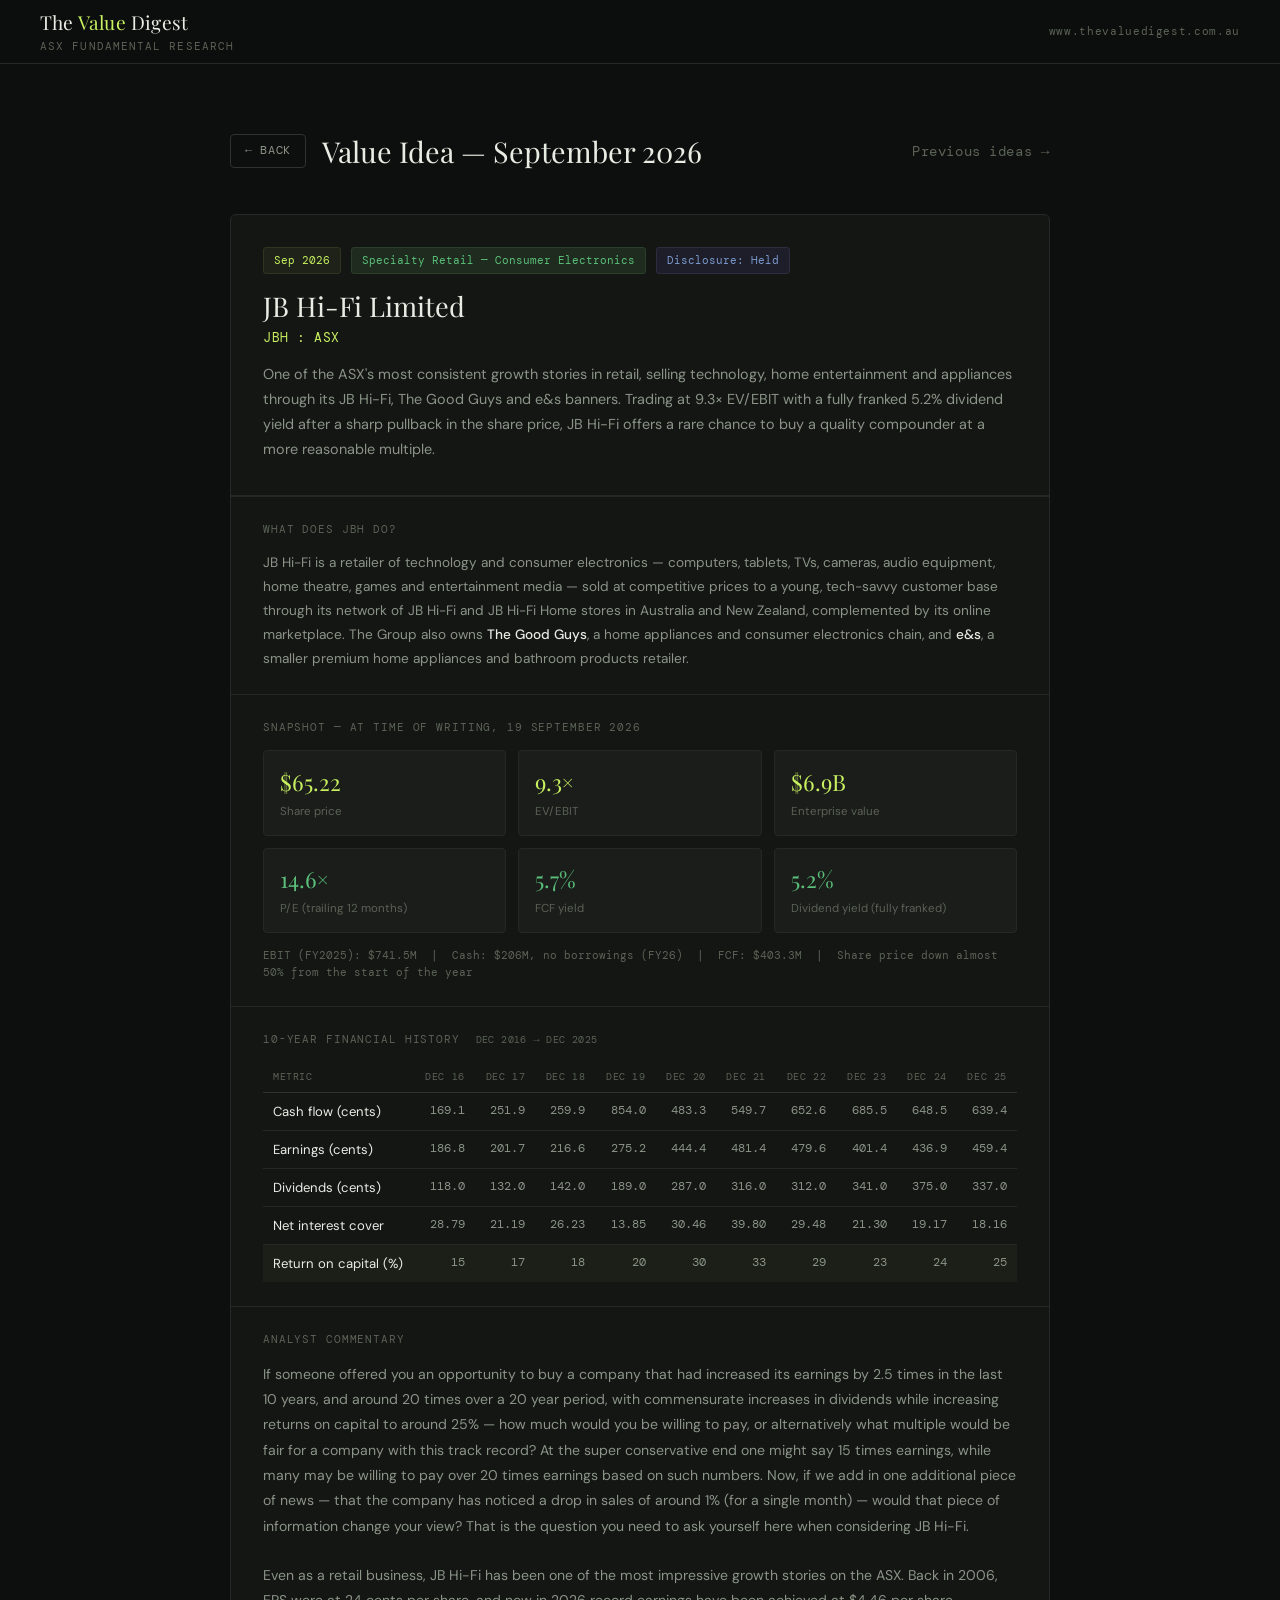
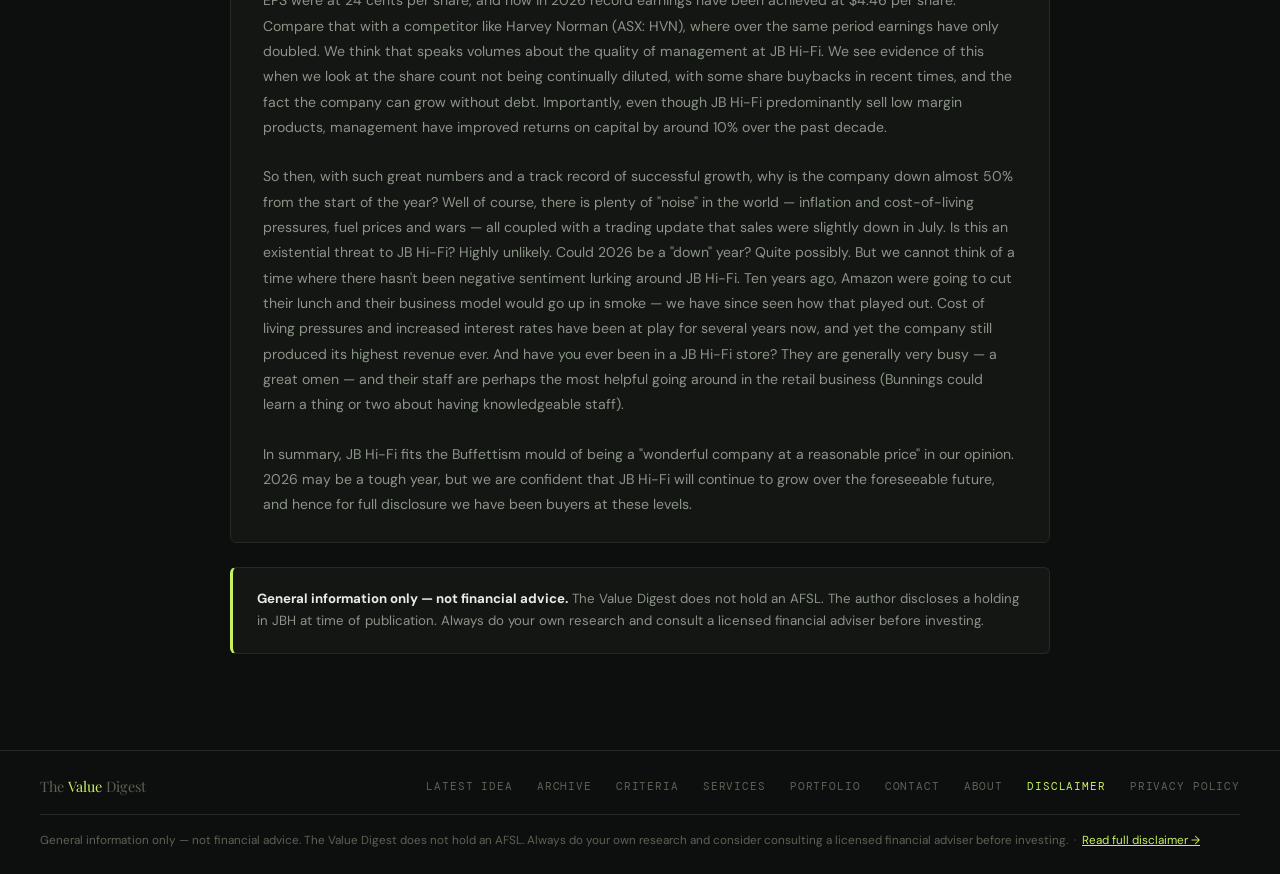
<file: idea.html>
<!DOCTYPE html>
<html lang="en">
<head>
<meta charset="UTF-8">
<meta name="viewport" content="width=device-width, initial-scale=1.0">
<title>Value Idea — JB Hi-Fi (JBH) | The Value Digest</title>
<meta name="description" content="Our September 2026 ASX value idea: JB Hi-Fi Limited (JBH). Trading at 9.3× EV/EBIT with a fully franked 5.2% dividend yield — full thesis, financials and analyst commentary.">
<link href="https://fonts.googleapis.com/css2?family=Playfair+Display:wght@400;500;700&family=DM+Sans:wght@300;400;500&family=DM+Mono:wght@400;500&display=swap" rel="stylesheet">
<link rel="stylesheet" href="styles.css">
<!-- Google AdSense -->
<script async src="https://pagead2.googlesyndication.com/pagead/js/adsbygoogle.js?client=ca-pub-3006809246984518" crossorigin="anonymous"></script>
</head>
<body>

<!-- NAV -->
<nav>
  <div>
    <a href="index.html" class="nav-logo">The <span>Value</span> Digest</a>
    <div class="nav-tagline">ASX Fundamental Research</div>
  </div>
  <div style="font-family: var(--mono); font-size: 0.68rem; color: var(--text3); letter-spacing: 0.06em;">
    www.thevaluedigest.com.au
  </div>
</nav>

<!-- MAIN -->
<main>
  <div class="page-wrap">
    <div class="page-header">
      <a class="back-btn" href="index.html">← Back</a>
      <div class="page-title">Value Idea — September 2026</div>
      <a href="archive.html" style="margin-left:auto;font-family:var(--mono);font-size:0.9rem;color:var(--text3);letter-spacing:0.04em;text-decoration:none;">Previous ideas →</a>
    </div>

    <div class="idea-card">
      <div class="idea-top">
        <div class="idea-meta">
          <span class="badge badge-new">Sep 2026</span>
          <span class="badge badge-sector">Specialty Retail — Consumer Electronics</span>
          <span class="badge badge-held">Disclosure: Held</span>
        </div>
        <div class="idea-title">JB Hi-Fi Limited</div>
        <div class="idea-subtitle">JBH : ASX</div>
        <p class="idea-thesis">One of the ASX's most consistent growth stories in retail, selling technology, home entertainment and appliances through its JB Hi-Fi, The Good Guys and e&amp;s banners. Trading at 9.3× EV/EBIT with a fully franked 5.2% dividend yield after a sharp pullback in the share price, JB Hi-Fi offers a rare chance to buy a quality compounder at a more reasonable multiple.</p>
      </div>

      <div class="idea-section">
        <div class="idea-section-label">What does JBH do?</div>
        <p class="about-text">JB Hi-Fi is a retailer of technology and consumer electronics — computers, tablets, TVs, cameras, audio equipment, home theatre, games and entertainment media — sold at competitive prices to a young, tech-savvy customer base through its network of JB Hi-Fi and JB Hi-Fi Home stores in Australia and New Zealand, complemented by its online marketplace. The Group also owns <strong>The Good Guys</strong>, a home appliances and consumer electronics chain, and <strong>e&amp;s</strong>, a smaller premium home appliances and bathroom products retailer.</p>
      </div>

      <div class="idea-section">
        <div class="idea-section-label">Snapshot — at time of writing, 19 September 2026</div>
        <div class="key-stats">
          <div class="kstat"><div class="kstat-val">$65.22</div><div class="kstat-label">Share price</div></div>
          <div class="kstat"><div class="kstat-val">9.3×</div><div class="kstat-label">EV/EBIT</div></div>
          <div class="kstat"><div class="kstat-val">$6.9B</div><div class="kstat-label">Enterprise value</div></div>
          <div class="kstat"><div class="kstat-val green">14.6×</div><div class="kstat-label">P/E (trailing 12 months)</div></div>
          <div class="kstat"><div class="kstat-val green">5.7%</div><div class="kstat-label">FCF yield</div></div>
          <div class="kstat"><div class="kstat-val green">5.2%</div><div class="kstat-label">Dividend yield (fully franked)</div></div>
        </div>
        <div style="font-family:var(--mono);font-size:0.68rem;color:var(--text3);margin-top:0.85rem">EBIT (FY2025): $741.5M &nbsp;|&nbsp; Cash: $206M, no borrowings (FY26) &nbsp;|&nbsp; FCF: $403.3M &nbsp;|&nbsp; Share price down almost 50% from the start of the year</div>
      </div>

      <div class="idea-section">
        <div class="idea-section-label">10-year financial history &nbsp;<span style="color:var(--text3);font-size:0.65rem;letter-spacing:0.04em">DEC 2016 → DEC 2025</span></div>
        <div class="hist-wrap">
          <table class="hist-table">
            <thead>
              <tr>
                <th style="text-align:left">Metric</th>
                <th>Dec 16</th><th>Dec 17</th><th>Dec 18</th><th>Dec 19</th><th>Dec 20</th>
                <th>Dec 21</th><th>Dec 22</th><th>Dec 23</th><th>Dec 24</th><th>Dec 25</th>
              </tr>
            </thead>
            <tbody>
              <tr><td>Cash flow (cents)</td><td>169.1</td><td>251.9</td><td>259.9</td><td>854.0</td><td>483.3</td><td>549.7</td><td>652.6</td><td>685.5</td><td>648.5</td><td>639.4</td></tr>
              <tr><td>Earnings (cents)</td><td>186.8</td><td>201.7</td><td>216.6</td><td>275.2</td><td>444.4</td><td>481.4</td><td>479.6</td><td>401.4</td><td>436.9</td><td>459.4</td></tr>
              <tr><td>Dividends (cents)</td><td>118.0</td><td>132.0</td><td>142.0</td><td>189.0</td><td>287.0</td><td>316.0</td><td>312.0</td><td>341.0</td><td>375.0</td><td>337.0</td></tr>
              <tr><td>Net interest cover</td><td>28.79</td><td>21.19</td><td>26.23</td><td>13.85</td><td>30.46</td><td>39.80</td><td>29.48</td><td>21.30</td><td>19.17</td><td>18.16</td></tr>
              <tr class="hist-highlight"><td>Return on capital (%)</td><td>15</td><td>17</td><td>18</td><td>20</td><td>30</td><td>33</td><td>29</td><td>23</td><td>24</td><td>25</td></tr>
            </tbody>
          </table>
        </div>
      </div>

      <div class="idea-section">
        <div class="idea-section-label">Analyst commentary</div>
        <p class="commentary-text">If someone offered you an opportunity to buy a company that had increased its earnings by 2.5 times in the last 10 years, and around 20 times over a 20 year period, with commensurate increases in dividends while increasing returns on capital to around 25% — how much would you be willing to pay, or alternatively what multiple would be fair for a company with this track record? At the super conservative end one might say 15 times earnings, while many may be willing to pay over 20 times earnings based on such numbers. Now, if we add in one additional piece of news — that the company has noticed a drop in sales of around 1% (for a single month) — would that piece of information change your view? That is the question you need to ask yourself here when considering JB Hi-Fi.</p>
        <br>
        <p class="commentary-text">Even as a retail business, JB Hi-Fi has been one of the most impressive growth stories on the ASX. Back in 2006, EPS were at 24 cents per share, and now in 2026 record earnings have been achieved at $4.46 per share. Compare that with a competitor like Harvey Norman (ASX: HVN), where over the same period earnings have only doubled. We think that speaks volumes about the quality of management at JB Hi-Fi. We see evidence of this when we look at the share count not being continually diluted, with some share buybacks in recent times, and the fact the company can grow without debt. Importantly, even though JB Hi-Fi predominantly sell low margin products, management have improved returns on capital by around 10% over the past decade.</p>
        <br>
        <p class="commentary-text">So then, with such great numbers and a track record of successful growth, why is the company down almost 50% from the start of the year? Well of course, there is plenty of "noise" in the world — inflation and cost-of-living pressures, fuel prices and wars — all coupled with a trading update that sales were slightly down in July. Is this an existential threat to JB Hi-Fi? Highly unlikely. Could 2026 be a "down" year? Quite possibly. But we cannot think of a time where there hasn't been negative sentiment lurking around JB Hi-Fi. Ten years ago, Amazon were going to cut their lunch and their business model would go up in smoke — we have since seen how that played out. Cost of living pressures and increased interest rates have been at play for several years now, and yet the company still produced its highest revenue ever. And have you ever been in a JB Hi-Fi store? They are generally very busy — a great omen — and their staff are perhaps the most helpful going around in the retail business (Bunnings could learn a thing or two about having knowledgeable staff).</p>
        <br>
        <p class="commentary-text">In summary, JB Hi-Fi fits the Buffettism mould of being a "wonderful company at a reasonable price" in our opinion. 2026 may be a tough year, but we are confident that JB Hi-Fi will continue to grow over the foreseeable future, and hence for full disclosure we have been buyers at these levels.</p>
      </div>
    </div>

    <div class="criteria-note" style="margin-top:1.5rem;">
      <strong style="color:var(--text)">General information only — not financial advice.</strong> The Value Digest does not hold an AFSL. The author discloses a holding in JBH at time of publication. Always do your own research and consult a licensed financial adviser before investing.
    </div>

    <!-- AdSense in-content -->
    <ins class="adsbygoogle" style="display:block;margin-top:2rem;" data-ad-client="ca-pub-3006809246984518" data-ad-slot="" data-ad-format="auto" data-full-width-responsive="true"></ins>
    <script>(adsbygoogle = window.adsbygoogle || []).push({});</script>
  </div>
</main>

<!-- FOOTER -->
<footer>
  <div class="footer-logo">The <span>Value</span> Digest</div>
  <div class="footer-links">
    <a href="idea.html">Latest idea</a>
    <a href="archive.html">Archive</a>
    <a href="criteria.html">Criteria</a>
    <a href="services.html">Services</a>
    <a href="portfolio.html">Portfolio</a>
    <a href="contact.html">Contact</a>
    <a href="about.html">About</a>
    <a href="disclaimer.html" style="color:var(--accent);">Disclaimer</a>
    <a href="privacy-policy.html">Privacy Policy</a>
  </div>
  <p class="footer-disclaimer">
    General information only — not financial advice. The Value Digest does not hold an AFSL. Always do your own research and consider consulting a licensed financial adviser before investing.
    &nbsp;·&nbsp; <a href="disclaimer.html" style="color:var(--accent); white-space:nowrap;">Read full disclaimer →</a>
  </p>
</footer>

</body>
</html>
</file>
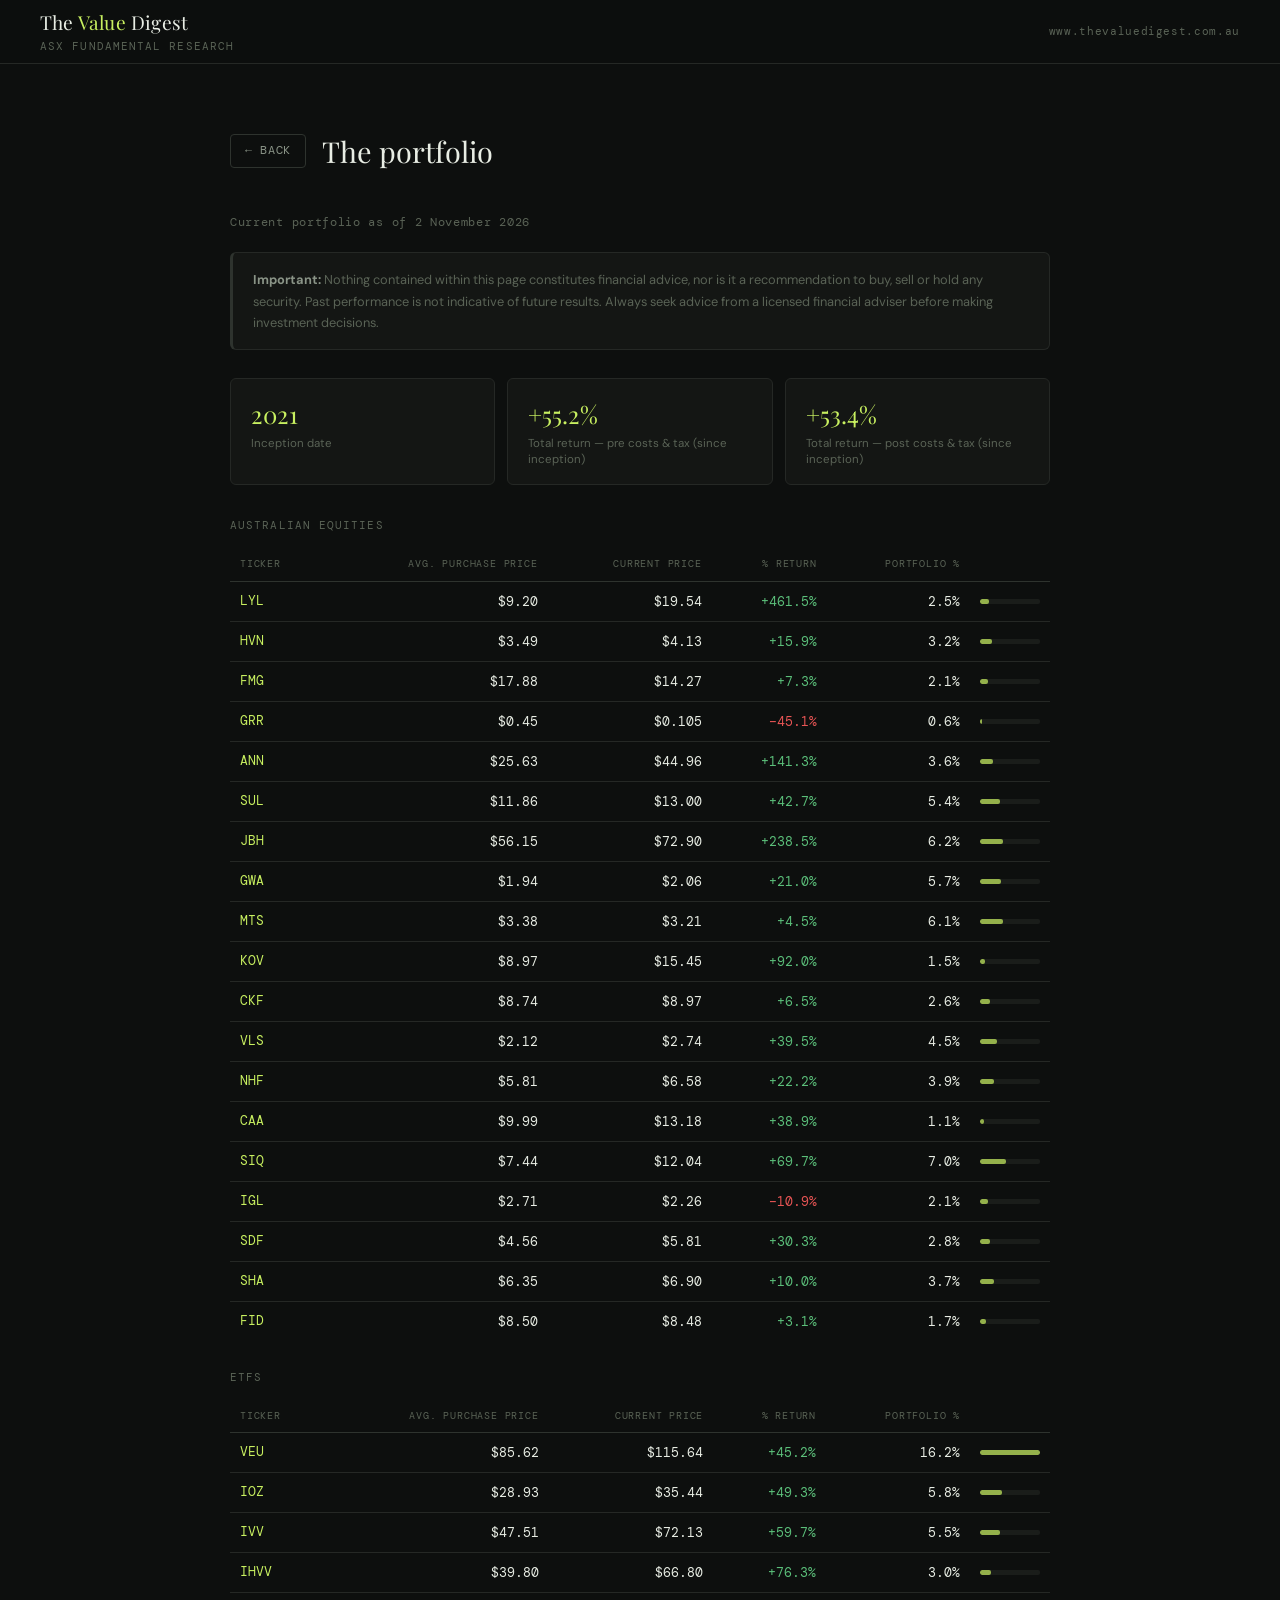
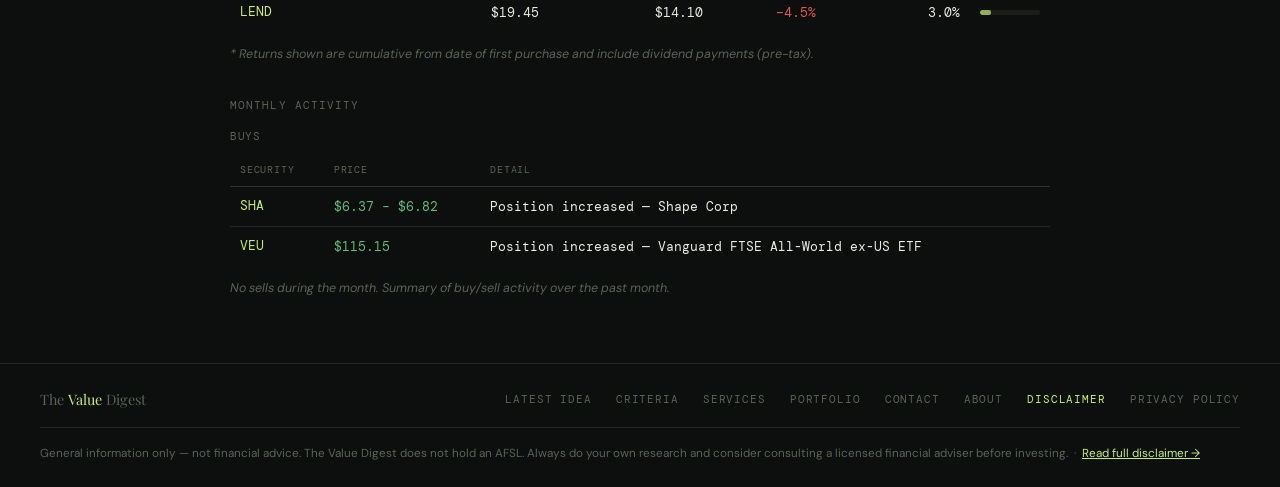
<file: portfolio.html>
<!DOCTYPE html>
<html lang="en">
<head>
<meta charset="UTF-8">
<meta name="viewport" content="width=device-width, initial-scale=1.0">
<title>Portfolio | The Value Digest</title>
<meta name="description" content="The Value Digest ASX portfolio — current positions and track record since inception in 2021, including all Australian equities and ETF holdings.">
<link href="https://fonts.googleapis.com/css2?family=Playfair+Display:wght@400;500;700&family=DM+Sans:wght@300;400;500&family=DM+Mono:wght@400;500&display=swap" rel="stylesheet">
<link rel="stylesheet" href="styles.css">
<!-- Google AdSense -->
<script async src="https://pagead2.googlesyndication.com/pagead/js/adsbygoogle.js?client=ca-pub-3006809246984518" crossorigin="anonymous"></script>
</head>
<body>
<!-- NAV -->
<nav>
<div>
<a href="index.html" class="nav-logo">The <span>Value</span> Digest</a>
<div class="nav-tagline">ASX Fundamental Research</div>
</div>
<div style="font-family: var(--mono); font-size: 0.68rem; color: var(--text3); letter-spacing: 0.06em;">
www.thevaluedigest.com.au
</div>
</nav>
<!-- MAIN -->
<main>
<div class="page-wrap">
<div class="page-header">
<a class="back-btn" href="index.html">← Back</a>
<div class="page-title">The portfolio</div>
</div>
<div class="portfolio-date">Current portfolio as of 2 November 2026</div>
<div class="portfolio-disclaimer">
<strong>Important:</strong> Nothing contained within this page constitutes financial advice, nor is it a recommendation to buy, sell or hold any security. Past performance is not indicative of future results. Always seek advice from a licensed financial adviser before making investment decisions.
</div>
<div class="portfolio-stats">
<div class="pstat"><div class="pstat-num">2021</div><div class="pstat-label">Inception date</div></div>
<div class="pstat"><div class="pstat-num">+55.2%</div><div class="pstat-label">Total return — pre costs &amp; tax (since inception)</div></div>
<div class="pstat"><div class="pstat-num">+53.4%</div><div class="pstat-label">Total return — post costs &amp; tax (since inception)</div></div>
</div>
<div class="section-label">Australian equities</div>
<table class="port-table">
<thead>
<tr>
<th style="text-align:left">Ticker</th>
<th>Avg. purchase price</th>
<th>Current price</th>
<th>% Return</th>
<th>Portfolio %</th>
<th class="bar-cell"></th>
</tr>
</thead>
<tbody>
<tr><td class="t-ticker">LYL</td><td class="t-num">$9.20</td><td class="t-num">$19.54</td><td class="t-num t-green">+461.5%</td><td class="t-num">2.5%</td><td class="bar-cell"><div class="bar-wrap"><div class="bar-fill" style="width:15%"></div></div></td></tr>
<tr><td class="t-ticker">HVN</td><td class="t-num">$3.49</td><td class="t-num">$4.13</td><td class="t-num t-green">+15.9%</td><td class="t-num">3.2%</td><td class="bar-cell"><div class="bar-wrap"><div class="bar-fill" style="width:20%"></div></div></td></tr>
<tr><td class="t-ticker">FMG</td><td class="t-num">$17.88</td><td class="t-num">$14.27</td><td class="t-num t-green">+7.3%</td><td class="t-num">2.1%</td><td class="bar-cell"><div class="bar-wrap"><div class="bar-fill" style="width:13%"></div></div></td></tr>
<tr><td class="t-ticker">GRR</td><td class="t-num">$0.45</td><td class="t-num">$0.105</td><td class="t-num t-red">−45.1%</td><td class="t-num">0.6%</td><td class="bar-cell"><div class="bar-wrap"><div class="bar-fill" style="width:4%"></div></div></td></tr>
<tr><td class="t-ticker">ANN</td><td class="t-num">$25.63</td><td class="t-num">$44.96</td><td class="t-num t-green">+141.3%</td><td class="t-num">3.6%</td><td class="bar-cell"><div class="bar-wrap"><div class="bar-fill" style="width:22%"></div></div></td></tr>
<tr><td class="t-ticker">SUL</td><td class="t-num">$11.86</td><td class="t-num">$13.00</td><td class="t-num t-green">+42.7%</td><td class="t-num">5.4%</td><td class="bar-cell"><div class="bar-wrap"><div class="bar-fill" style="width:33%"></div></div></td></tr>
<tr><td class="t-ticker">JBH</td><td class="t-num">$56.15</td><td class="t-num">$72.90</td><td class="t-num t-green">+238.5%</td><td class="t-num">6.2%</td><td class="bar-cell"><div class="bar-wrap"><div class="bar-fill" style="width:38%"></div></div></td></tr>
<tr><td class="t-ticker">GWA</td><td class="t-num">$1.94</td><td class="t-num">$2.06</td><td class="t-num t-green">+21.0%</td><td class="t-num">5.7%</td><td class="bar-cell"><div class="bar-wrap"><div class="bar-fill" style="width:35%"></div></div></td></tr>
<tr><td class="t-ticker">MTS</td><td class="t-num">$3.38</td><td class="t-num">$3.21</td><td class="t-num t-green">+4.5%</td><td class="t-num">6.1%</td><td class="bar-cell"><div class="bar-wrap"><div class="bar-fill" style="width:38%"></div></div></td></tr>
<tr><td class="t-ticker">KOV</td><td class="t-num">$8.97</td><td class="t-num">$15.45</td><td class="t-num t-green">+92.0%</td><td class="t-num">1.5%</td><td class="bar-cell"><div class="bar-wrap"><div class="bar-fill" style="width:9%"></div></div></td></tr>
<tr><td class="t-ticker">CKF</td><td class="t-num">$8.74</td><td class="t-num">$8.97</td><td class="t-num t-green">+6.5%</td><td class="t-num">2.6%</td><td class="bar-cell"><div class="bar-wrap"><div class="bar-fill" style="width:16%"></div></div></td></tr>
<tr><td class="t-ticker">VLS</td><td class="t-num">$2.12</td><td class="t-num">$2.74</td><td class="t-num t-green">+39.5%</td><td class="t-num">4.5%</td><td class="bar-cell"><div class="bar-wrap"><div class="bar-fill" style="width:28%"></div></div></td></tr>
<tr><td class="t-ticker">NHF</td><td class="t-num">$5.81</td><td class="t-num">$6.58</td><td class="t-num t-green">+22.2%</td><td class="t-num">3.9%</td><td class="bar-cell"><div class="bar-wrap"><div class="bar-fill" style="width:24%"></div></div></td></tr>
<tr><td class="t-ticker">CAA</td><td class="t-num">$9.99</td><td class="t-num">$13.18</td><td class="t-num t-green">+38.9%</td><td class="t-num">1.1%</td><td class="bar-cell"><div class="bar-wrap"><div class="bar-fill" style="width:7%"></div></div></td></tr>
<tr><td class="t-ticker">SIQ</td><td class="t-num">$7.44</td><td class="t-num">$12.04</td><td class="t-num t-green">+69.7%</td><td class="t-num">7.0%</td><td class="bar-cell"><div class="bar-wrap"><div class="bar-fill" style="width:43%"></div></div></td></tr>
<tr><td class="t-ticker">IGL</td><td class="t-num">$2.71</td><td class="t-num">$2.26</td><td class="t-num t-red">−10.9%</td><td class="t-num">2.1%</td><td class="bar-cell"><div class="bar-wrap"><div class="bar-fill" style="width:13%"></div></div></td></tr>
<tr><td class="t-ticker">SDF</td><td class="t-num">$4.56</td><td class="t-num">$5.81</td><td class="t-num t-green">+30.3%</td><td class="t-num">2.8%</td><td class="bar-cell"><div class="bar-wrap"><div class="bar-fill" style="width:17%"></div></div></td></tr>
<tr><td class="t-ticker">SHA</td><td class="t-num">$6.35</td><td class="t-num">$6.90</td><td class="t-num t-green">+10.0%</td><td class="t-num">3.7%</td><td class="bar-cell"><div class="bar-wrap"><div class="bar-fill" style="width:23%"></div></div></td></tr>
<tr><td class="t-ticker">FID</td><td class="t-num">$8.50</td><td class="t-num">$8.48</td><td class="t-num t-green">+3.1%</td><td class="t-num">1.7%</td><td class="bar-cell"><div class="bar-wrap"><div class="bar-fill" style="width:10%"></div></div></td></tr>
</tbody>
</table>
<div class="section-label">ETFs</div>
<table class="port-table">
<thead>
<tr>
<th style="text-align:left">Ticker</th>
<th>Avg. purchase price</th>
<th>Current price</th>
<th>% Return</th>
<th>Portfolio %</th>
<th class="bar-cell"></th>
</tr>
</thead>
<tbody>
<tr><td class="t-ticker">VEU</td><td class="t-num">$85.62</td><td class="t-num">$115.64</td><td class="t-num t-green">+45.2%</td><td class="t-num">16.2%</td><td class="bar-cell"><div class="bar-wrap"><div class="bar-fill" style="width:100%"></div></div></td></tr>
<tr><td class="t-ticker">IOZ</td><td class="t-num">$28.93</td><td class="t-num">$35.44</td><td class="t-num t-green">+49.3%</td><td class="t-num">5.8%</td><td class="bar-cell"><div class="bar-wrap"><div class="bar-fill" style="width:36%"></div></div></td></tr>
<tr><td class="t-ticker">IVV</td><td class="t-num">$47.51</td><td class="t-num">$72.13</td><td class="t-num t-green">+59.7%</td><td class="t-num">5.5%</td><td class="bar-cell"><div class="bar-wrap"><div class="bar-fill" style="width:34%"></div></div></td></tr>
<tr><td class="t-ticker">IHVV</td><td class="t-num">$39.80</td><td class="t-num">$66.80</td><td class="t-num t-green">+76.3%</td><td class="t-num">3.0%</td><td class="bar-cell"><div class="bar-wrap"><div class="bar-fill" style="width:19%"></div></div></td></tr>
<tr><td class="t-ticker">LEND</td><td class="t-num">$19.45</td><td class="t-num">$14.10</td><td class="t-num t-red">−4.5%</td><td class="t-num">3.0%</td><td class="bar-cell"><div class="bar-wrap"><div class="bar-fill" style="width:19%"></div></div></td></tr>
</tbody>
</table>
<p class="table-note">* Returns shown are cumulative from date of first purchase and include dividend payments (pre-tax).</p>

<div class="section-label" style="margin-top:2rem;">Monthly activity</div>

<div style="font-family:var(--mono);font-size:0.68rem;color:var(--text3);letter-spacing:0.06em;margin-top:0.75rem;margin-bottom:0.5rem;">BUYS</div>
<table class="port-table">
<thead>
<tr>
<th style="text-align:left">Security</th>
<th style="text-align:left">Price</th>
<th style="text-align:left">Detail</th>
</tr>
</thead>
<tbody>
<tr><td class="t-ticker">SHA</td><td class="t-num t-green" style="text-align:left">$6.37 – $6.82</td><td class="t-num" style="text-align:left">Position increased — Shape Corp</td></tr>
<tr><td class="t-ticker">VEU</td><td class="t-num t-green" style="text-align:left">$115.15</td><td class="t-num" style="text-align:left">Position increased — Vanguard FTSE All-World ex-US ETF</td></tr>
</tbody>
</table>
<p class="table-note">No sells during the month. Summary of buy/sell activity over the past month.</p>
</div>
</main>
<!-- FOOTER -->
<footer>
<div class="footer-logo">The <span>Value</span> Digest</div>
<div class="footer-links">
<a href="idea.html">Latest idea</a>
<a href="criteria.html">Criteria</a>
<a href="services.html">Services</a>
<a href="portfolio.html">Portfolio</a>
<a href="contact.html">Contact</a>
<a href="about.html">About</a>
<a href="disclaimer.html" style="color:var(--accent);">Disclaimer</a>
<a href="privacy-policy.html">Privacy Policy</a>
</div>
<p class="footer-disclaimer">
General information only — not financial advice. The Value Digest does not hold an AFSL. Always do your own research and consider consulting a licensed financial adviser before investing.
&nbsp;·&nbsp; <a href="disclaimer.html" style="color:var(--accent); white-space:nowrap;">Read full disclaimer →</a>
</p>
</footer>
</body>
</html>
</file>
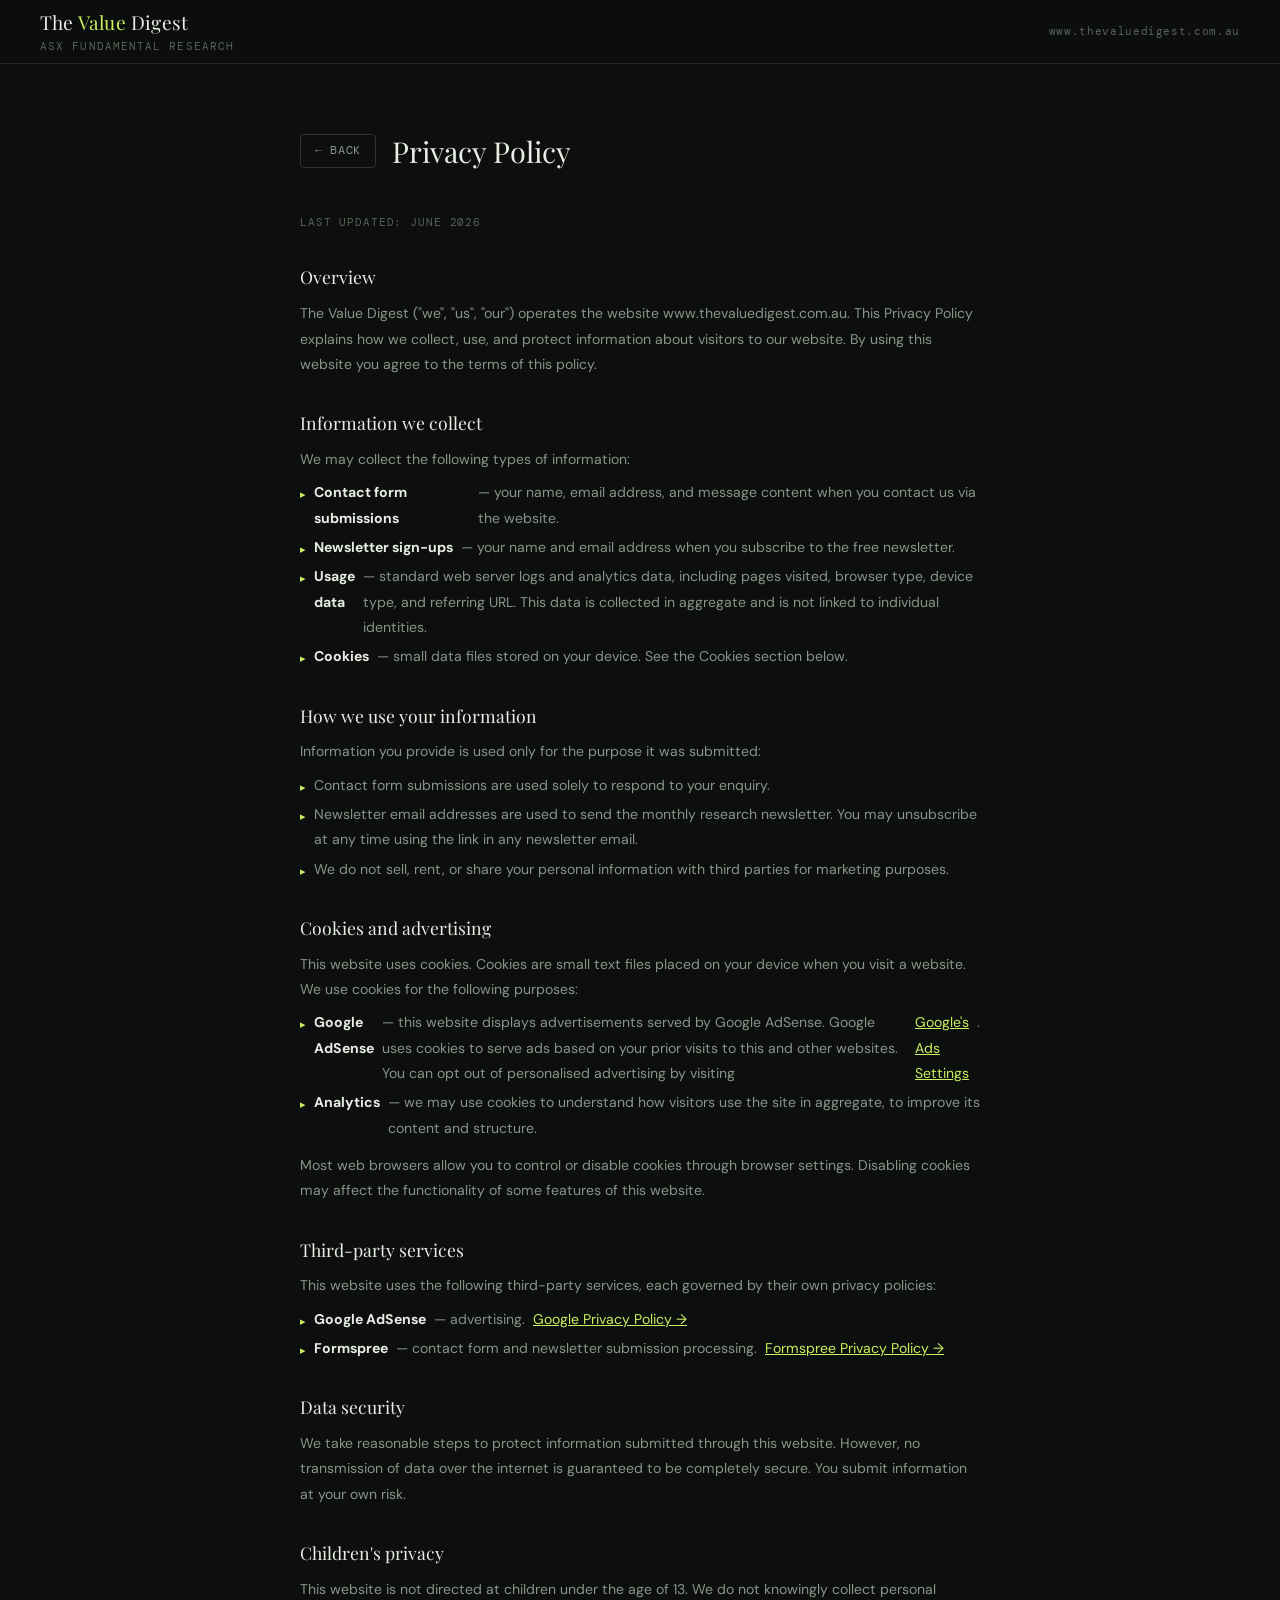
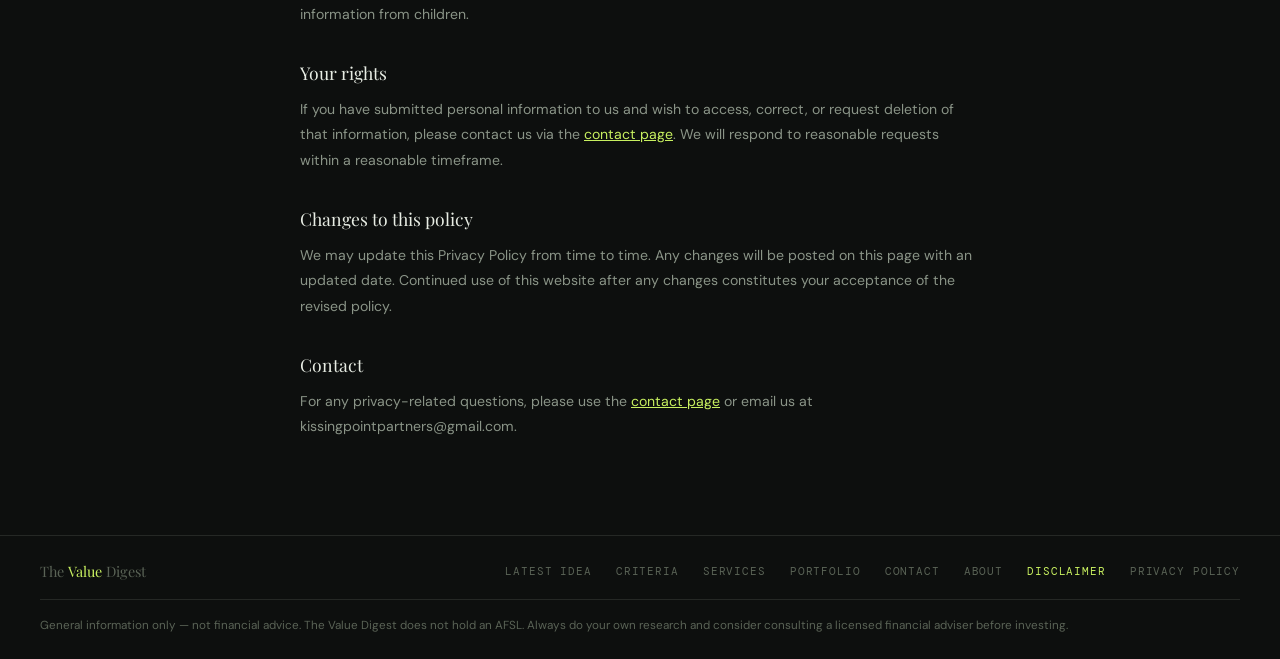
<file: privacy-policy.html>
<!DOCTYPE html>
<html lang="en">
<head>
<meta charset="UTF-8">
<meta name="viewport" content="width=device-width, initial-scale=1.0">
<title>Privacy Policy | The Value Digest</title>
<meta name="description" content="Privacy Policy for The Value Digest — how we collect, use, and protect your personal information, including our use of Google AdSense and cookies.">
<link href="https://fonts.googleapis.com/css2?family=Playfair+Display:wght@400;500;700&family=DM+Sans:wght@300;400;500&family=DM+Mono:wght@400;500&display=swap" rel="stylesheet">
<link rel="stylesheet" href="styles.css">
<!-- Google AdSense -->
<script async src="https://pagead2.googlesyndication.com/pagead/js/adsbygoogle.js?client=ca-pub-3006809246984518" crossorigin="anonymous"></script>
</head>
<body>

<!-- NAV -->
<nav>
  <div>
    <a href="index.html" class="nav-logo">The <span>Value</span> Digest</a>
    <div class="nav-tagline">ASX Fundamental Research</div>
  </div>
  <div style="font-family: var(--mono); font-size: 0.68rem; color: var(--text3); letter-spacing: 0.06em;">
    www.thevaluedigest.com.au
  </div>
</nav>

<!-- MAIN -->
<main>
  <div class="page-wrap" style="max-width: 680px;">
    <div class="page-header">
      <a class="back-btn" href="index.html">← Back</a>
      <div class="page-title">Privacy Policy</div>
    </div>

    <div class="policy-updated">Last updated: June 2026</div>

    <div class="policy-section">
      <h2>Overview</h2>
      <p>The Value Digest ("we", "us", "our") operates the website www.thevaluedigest.com.au. This Privacy Policy explains how we collect, use, and protect information about visitors to our website. By using this website you agree to the terms of this policy.</p>
    </div>

    <div class="policy-section">
      <h2>Information we collect</h2>
      <p>We may collect the following types of information:</p>
      <ul>
        <li><strong style="color:var(--text)">Contact form submissions</strong> — your name, email address, and message content when you contact us via the website.</li>
        <li><strong style="color:var(--text)">Newsletter sign-ups</strong> — your name and email address when you subscribe to the free newsletter.</li>
        <li><strong style="color:var(--text)">Usage data</strong> — standard web server logs and analytics data, including pages visited, browser type, device type, and referring URL. This data is collected in aggregate and is not linked to individual identities.</li>
        <li><strong style="color:var(--text)">Cookies</strong> — small data files stored on your device. See the Cookies section below.</li>
      </ul>
    </div>

    <div class="policy-section">
      <h2>How we use your information</h2>
      <p>Information you provide is used only for the purpose it was submitted:</p>
      <ul>
        <li>Contact form submissions are used solely to respond to your enquiry.</li>
        <li>Newsletter email addresses are used to send the monthly research newsletter. You may unsubscribe at any time using the link in any newsletter email.</li>
        <li>We do not sell, rent, or share your personal information with third parties for marketing purposes.</li>
      </ul>
    </div>

    <div class="policy-section">
      <h2>Cookies and advertising</h2>
      <p>This website uses cookies. Cookies are small text files placed on your device when you visit a website. We use cookies for the following purposes:</p>
      <ul>
        <li><strong style="color:var(--text)">Google AdSense</strong> — this website displays advertisements served by Google AdSense. Google uses cookies to serve ads based on your prior visits to this and other websites. You can opt out of personalised advertising by visiting <a href="https://www.google.com/settings/ads" style="color:var(--accent);" target="_blank" rel="noopener">Google's Ads Settings</a>.</li>
        <li><strong style="color:var(--text)">Analytics</strong> — we may use cookies to understand how visitors use the site in aggregate, to improve its content and structure.</li>
      </ul>
      <p style="margin-top:0.75rem;">Most web browsers allow you to control or disable cookies through browser settings. Disabling cookies may affect the functionality of some features of this website.</p>
    </div>

    <div class="policy-section">
      <h2>Third-party services</h2>
      <p>This website uses the following third-party services, each governed by their own privacy policies:</p>
      <ul>
        <li><strong style="color:var(--text)">Google AdSense</strong> — advertising. <a href="https://policies.google.com/privacy" style="color:var(--accent);" target="_blank" rel="noopener">Google Privacy Policy →</a></li>
        <li><strong style="color:var(--text)">Formspree</strong> — contact form and newsletter submission processing. <a href="https://formspree.io/legal/privacy-policy" style="color:var(--accent);" target="_blank" rel="noopener">Formspree Privacy Policy →</a></li>
      </ul>
    </div>

    <div class="policy-section">
      <h2>Data security</h2>
      <p>We take reasonable steps to protect information submitted through this website. However, no transmission of data over the internet is guaranteed to be completely secure. You submit information at your own risk.</p>
    </div>

    <div class="policy-section">
      <h2>Children's privacy</h2>
      <p>This website is not directed at children under the age of 13. We do not knowingly collect personal information from children.</p>
    </div>

    <div class="policy-section">
      <h2>Your rights</h2>
      <p>If you have submitted personal information to us and wish to access, correct, or request deletion of that information, please contact us via the <a href="contact.html" style="color:var(--accent);">contact page</a>. We will respond to reasonable requests within a reasonable timeframe.</p>
    </div>

    <div class="policy-section">
      <h2>Changes to this policy</h2>
      <p>We may update this Privacy Policy from time to time. Any changes will be posted on this page with an updated date. Continued use of this website after any changes constitutes your acceptance of the revised policy.</p>
    </div>

    <div class="policy-section">
      <h2>Contact</h2>
      <p>For any privacy-related questions, please use the <a href="contact.html" style="color:var(--accent);">contact page</a> or email us at kissingpointpartners@gmail.com.</p>
    </div>
  </div>
</main>

<!-- FOOTER -->
<footer>
  <div class="footer-logo">The <span>Value</span> Digest</div>
  <div class="footer-links">
    <a href="idea.html">Latest idea</a>
    <a href="criteria.html">Criteria</a>
    <a href="services.html">Services</a>
    <a href="portfolio.html">Portfolio</a>
    <a href="contact.html">Contact</a>
    <a href="about.html">About</a>
    <a href="disclaimer.html" style="color:var(--accent);">Disclaimer</a>
    <a href="privacy-policy.html">Privacy Policy</a>
  </div>
  <p class="footer-disclaimer">
    General information only — not financial advice. The Value Digest does not hold an AFSL. Always do your own research and consider consulting a licensed financial adviser before investing.
  </p>
</footer>

</body>
</html>
</file>
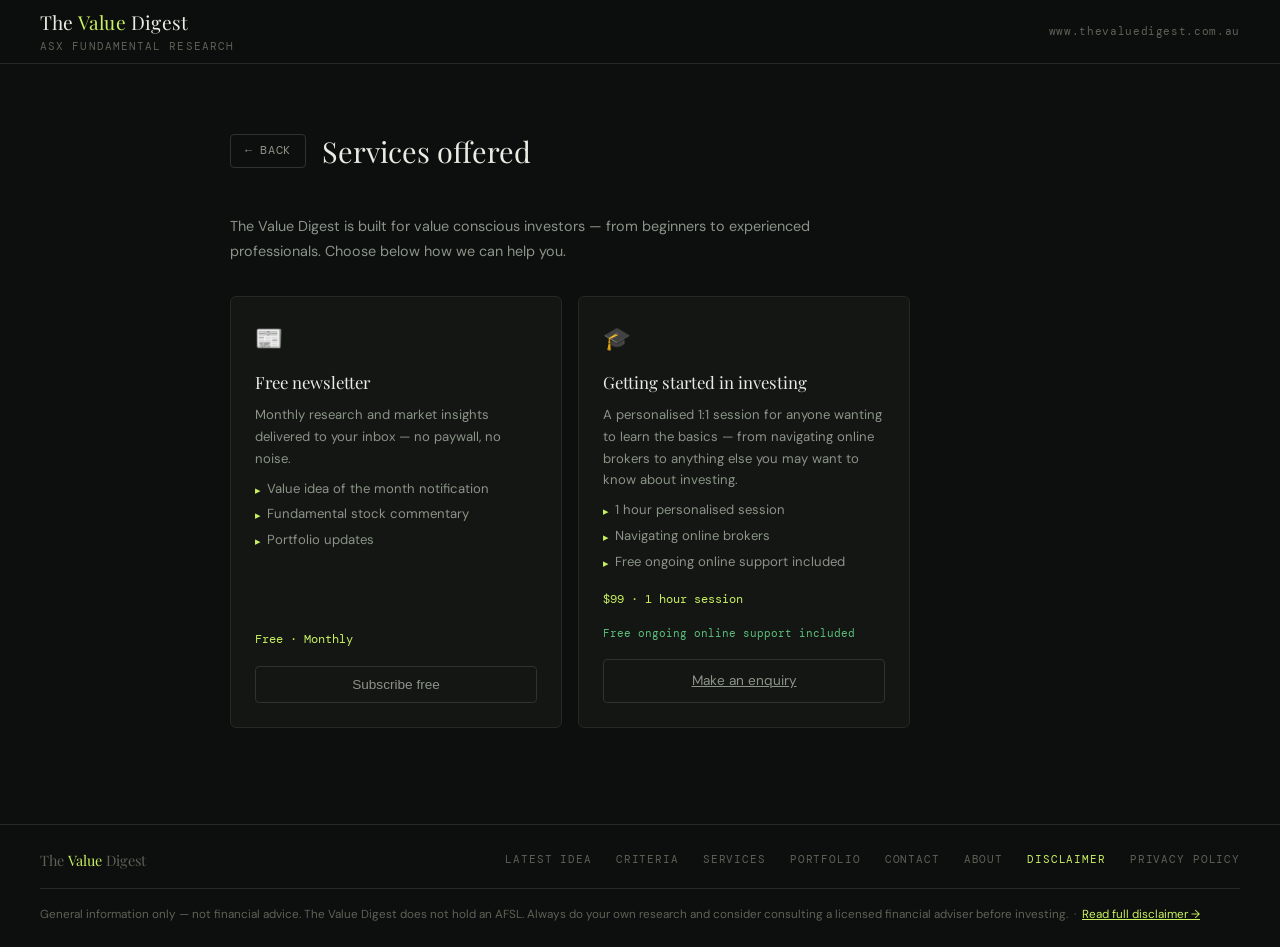
<file: services.html>
<!DOCTYPE html>
<html lang="en">
<head>
<meta charset="UTF-8">
<meta name="viewport" content="width=device-width, initial-scale=1.0">
<title>Services | The Value Digest</title>
<meta name="description" content="Free monthly ASX research newsletter and personalised 1:1 getting started in investing sessions — from The Value Digest.">
<link href="https://fonts.googleapis.com/css2?family=Playfair+Display:wght@400;500;700&family=DM+Sans:wght@300;400;500&family=DM+Mono:wght@400;500&display=swap" rel="stylesheet">
<link rel="stylesheet" href="styles.css">
<!-- Google AdSense -->
<script async src="https://pagead2.googlesyndication.com/pagead/js/adsbygoogle.js?client=ca-pub-3006809246984518" crossorigin="anonymous"></script>
</head>
<body>

<!-- NAV -->
<nav>
  <div>
    <a href="index.html" class="nav-logo">The <span>Value</span> Digest</a>
    <div class="nav-tagline">ASX Fundamental Research</div>
  </div>
  <div style="font-family: var(--mono); font-size: 0.68rem; color: var(--text3); letter-spacing: 0.06em;">
    www.thevaluedigest.com.au
  </div>
</nav>

<!-- MAIN -->
<main>
  <div class="page-wrap">
    <div class="page-header">
      <a class="back-btn" href="index.html">← Back</a>
      <div class="page-title">Services offered</div>
    </div>

    <p style="font-size:0.9rem;color:var(--text2);line-height:1.75;margin-bottom:2rem;max-width:580px;">The Value Digest is built for value conscious investors — from beginners to experienced professionals. Choose below how we can help you.</p>

    <div class="services-grid">
      <div class="service-card">
        <div class="service-icon">📰</div>
        <div class="service-name">Free newsletter</div>
        <div class="service-desc">
          Monthly research and market insights delivered to your inbox — no paywall, no noise.
          <ul>
            <li>Value idea of the month notification</li>
            <li>Fundamental stock commentary</li>
            <li>Portfolio updates</li>
          </ul>
        </div>
        <div class="service-price">Free · Monthly</div>
        <button class="btn-ghost" onclick="openNewsletter()">Subscribe free</button>
      </div>
      <div class="service-card">
        <div class="service-icon">🎓</div>
        <div class="service-name">Getting started in investing</div>
        <div class="service-desc">
          A personalised 1:1 session for anyone wanting to learn the basics — from navigating online brokers to anything else you may want to know about investing.
          <ul>
            <li>1 hour personalised session</li>
            <li>Navigating online brokers</li>
            <li>Free ongoing online support included</li>
          </ul>
        </div>
        <div class="service-price">$99 · 1 hour session</div>
        <div class="service-note">Free ongoing online support included</div>
        <a class="btn-ghost" href="contact.html">Make an enquiry</a>
      </div>
    </div>

    <!-- AdSense -->
    <ins class="adsbygoogle" style="display:block;" data-ad-client="ca-pub-3006809246984518" data-ad-slot="" data-ad-format="auto" data-full-width-responsive="true"></ins>
    <script>(adsbygoogle = window.adsbygoogle || []).push({});</script>
  </div>
</main>

<!-- FOOTER -->
<footer>
  <div class="footer-logo">The <span>Value</span> Digest</div>
  <div class="footer-links">
    <a href="idea.html">Latest idea</a>
    <a href="criteria.html">Criteria</a>
    <a href="services.html">Services</a>
    <a href="portfolio.html">Portfolio</a>
    <a href="contact.html">Contact</a>
    <a href="about.html">About</a>
    <a href="disclaimer.html" style="color:var(--accent);">Disclaimer</a>
    <a href="privacy-policy.html">Privacy Policy</a>
  </div>
  <p class="footer-disclaimer">
    General information only — not financial advice. The Value Digest does not hold an AFSL. Always do your own research and consider consulting a licensed financial adviser before investing.
    &nbsp;·&nbsp; <a href="disclaimer.html" style="color:var(--accent); white-space:nowrap;">Read full disclaimer →</a>
  </p>
</footer>

<!-- NEWSLETTER MODAL -->
<div class="modal-overlay" id="newsletter-modal">
  <div class="modal">
    <button class="modal-close" onclick="closeNewsletter()">✕</button>
    <div class="modal-title">Subscribe to the newsletter</div>
    <div class="modal-sub">Free monthly research and value idea notifications — straight to your inbox.</div>
    <div class="mfield">
      <label>Your name</label>
      <input type="text" id="nl-name" placeholder="First and last name">
    </div>
    <div class="mfield">
      <label>Email address</label>
      <input type="email" id="nl-email" placeholder="you@example.com">
    </div>
    <button class="btn-primary" id="nl-btn" onclick="submitNewsletter()">Subscribe free</button>
    <div class="success-msg" id="nl-success">✓ You're subscribed! Watch your inbox for the next issue.</div>
    <div class="error-msg" id="nl-error"></div>
  </div>
</div>

<script>
  function openNewsletter() { document.getElementById('newsletter-modal').classList.add('open'); }
  function closeNewsletter() { document.getElementById('newsletter-modal').classList.remove('open'); }
  document.getElementById('newsletter-modal').addEventListener('click', function(e) { if (e.target === this) closeNewsletter(); });
  async function submitNewsletter() {
    const name = document.getElementById('nl-name').value.trim();
    const email = document.getElementById('nl-email').value.trim();
    const err = document.getElementById('nl-error');
    if (!name || !email) { err.textContent = 'Please enter your name and email address.'; err.style.display = 'block'; return; }
    err.style.display = 'none';
    const btn = document.getElementById('nl-btn');
    btn.disabled = true; btn.textContent = 'Subscribing…';
    try {
      const res = await fetch('https://formspree.io/f/xdavelww', {
        method: 'POST', headers: { 'Content-Type': 'application/json', 'Accept': 'application/json' },
        body: JSON.stringify({ name, email })
      });
      if (res.ok) { document.getElementById('nl-success').style.display = 'block'; btn.textContent = 'Subscribed ✓'; }
      else throw new Error();
    } catch(e) { btn.disabled = false; btn.textContent = 'Subscribe free'; err.textContent = 'Something went wrong — please try again.'; err.style.display = 'block'; }
  }
</script>
</body>
</html>
</file>
<file: styles.css>
:root {
  --bg: #0d0f0e;
  --surface: #141614;
  --surface2: #1a1d1a;
  --border: #252825;
  --border2: #2e332e;
  --accent: #c8f060;
  --accent2: #9ac43a;
  --text: #e8ede4;
  --text2: #8a9487;
  --text3: #5a6356;
  --red: #e85555;
  --green: #5bbf7a;
  --amber: #f0a830;
  --serif: 'Playfair Display', Georgia, serif;
  --sans: 'DM Sans', sans-serif;
  --mono: 'DM Mono', monospace;
}
* { margin: 0; padding: 0; box-sizing: border-box; }
html { scroll-behavior: smooth; }
body { background: var(--bg); color: var(--text); font-family: var(--sans); font-size: 15px; line-height: 1.6; min-height: 100vh; display: flex; flex-direction: column; }

/* NAV */
nav {
  position: sticky; top: 0; z-index: 100;
  background: rgba(13,15,14,0.95);
  backdrop-filter: blur(12px);
  border-bottom: 1px solid var(--border);
  padding: 0 2.5rem;
  display: flex; align-items: center; justify-content: space-between;
  height: 64px;
}
.nav-logo { font-family: var(--serif); font-size: 1.2rem; color: var(--text); text-decoration: none; letter-spacing: 0.01em; }
.nav-logo span { color: var(--accent); }
.nav-tagline { font-family: var(--mono); font-size: 0.68rem; color: var(--text3); letter-spacing: 0.1em; text-transform: uppercase; }

/* MAIN */
main { flex: 1; display: flex; flex-direction: column; align-items: center; padding: 4rem 2rem; }
.page-wrap { width: 100%; max-width: 820px; }

/* HERO */
.hero { text-align: center; max-width: 680px; margin-bottom: 4rem; }
.hero-eyebrow {
  font-family: var(--mono); font-size: 0.72rem; color: var(--accent);
  letter-spacing: 0.14em; text-transform: uppercase;
  display: inline-flex; align-items: center; gap: 10px; margin-bottom: 1.5rem;
}
.hero-eyebrow::before, .hero-eyebrow::after { content: ''; display: block; width: 20px; height: 1px; background: var(--accent); }
.hero h1 { font-family: var(--serif); font-size: clamp(2.2rem, 5vw, 3.6rem); font-weight: 400; line-height: 1.15; margin-bottom: 1.25rem; }
.hero h1 em { color: var(--accent); font-style: italic; }
.hero-sub { font-size: 1rem; color: var(--text2); line-height: 1.8; max-width: 520px; margin: 0 auto 1.5rem; }
.hero-divider { width: 40px; height: 1px; background: var(--border2); margin: 0 auto 1.5rem; }
.hero-focus { display: flex; justify-content: center; gap: 1.5rem; flex-wrap: wrap; font-family: var(--mono); font-size: 0.72rem; color: var(--text3); letter-spacing: 0.06em; text-transform: uppercase; }
.hero-focus span { display: flex; align-items: center; gap: 6px; }
.hero-focus span::before { content: '▸'; color: var(--accent); }

/* NAV BUTTONS */
.nav-buttons { display: grid; grid-template-columns: repeat(3, 1fr); gap: 1rem; width: 100%; max-width: 780px; margin-bottom: 2.5rem; }
.nav-btn { background: var(--surface); border: 1px solid var(--border); border-radius: 6px; padding: 1.5rem 1.25rem; text-decoration: none; color: var(--text); display: flex; flex-direction: column; align-items: flex-start; gap: 0.5rem; transition: border-color 0.2s, background 0.2s, transform 0.15s; }
.nav-btn:hover { border-color: var(--accent); background: var(--surface2); transform: translateY(-2px); }
.nav-btn-icon { font-size: 1.3rem; margin-bottom: 0.25rem; }
.nav-btn-title { font-family: var(--serif); font-size: 1.05rem; font-weight: 400; }
.nav-btn-desc { font-size: 0.78rem; color: var(--text3); line-height: 1.5; }
.nav-btn-arrow { font-family: var(--mono); font-size: 0.75rem; color: var(--accent); margin-top: auto; padding-top: 0.5rem; }

/* PAGE HEADER */
.page-header { display: flex; align-items: center; gap: 1rem; margin-bottom: 2.5rem; }
.back-btn { background: none; border: 1px solid var(--border2); color: var(--text2); padding: 7px 14px; border-radius: 4px; text-decoration: none; display: inline-block; font-family: var(--mono); font-size: 0.72rem; letter-spacing: 0.06em; text-transform: uppercase; transition: all 0.2s; white-space: nowrap; }
.back-btn:hover { border-color: var(--accent); color: var(--accent); }
.page-title { font-family: var(--serif); font-size: 1.8rem; font-weight: 400; }

/* SHARED SECTION LABEL */
.section-label { font-family: var(--mono); font-size: 0.68rem; color: var(--text3); text-transform: uppercase; letter-spacing: 0.1em; margin-bottom: 0.85rem; margin-top: 1.75rem; }

/* INVESTMENT CRITERIA */
.criteria-intro { font-size: 0.9rem; color: var(--text2); line-height: 1.75; margin-bottom: 2rem; max-width: 580px; }
.philosophy-block { background: var(--surface); border: 1px solid var(--border); border-radius: 6px; padding: 1.25rem 1.5rem; margin-bottom: 2rem; border-left: 3px solid var(--border2); }
.philosophy-block .ph-label { font-family: var(--mono); font-size: 0.68rem; color: var(--text3); text-transform: uppercase; letter-spacing: 0.08em; margin-bottom: 0.75rem; }
.philosophy-block ul { list-style: none; display: grid; grid-template-columns: 1fr 1fr; gap: 6px 2rem; }
.philosophy-block ul li { font-size: 0.83rem; color: var(--text2); display: flex; align-items: flex-start; gap: 6px; line-height: 1.55; }
.philosophy-block ul li::before { content: '▸'; color: var(--accent); flex-shrink: 0; font-family: var(--mono); }
.criteria-grid { display: grid; grid-template-columns: repeat(2, 1fr); gap: 1rem; margin-bottom: 1.5rem; }
.criteria-card { background: var(--surface); border: 1px solid var(--border); border-radius: 6px; padding: 1.25rem 1.5rem; transition: border-color 0.2s; }
.criteria-card:hover { border-color: var(--border2); }
.criteria-num { font-family: var(--mono); font-size: 0.68rem; color: var(--text3); margin-bottom: 0.4rem; }
.criteria-name { font-family: var(--serif); font-size: 1.05rem; margin-bottom: 0.5rem; color: var(--text); }
.criteria-desc { font-size: 0.83rem; color: var(--text2); line-height: 1.65; }
.criteria-threshold { font-family: var(--mono); font-size: 0.72rem; color: var(--accent); margin-top: 0.5rem; display: flex; align-items: center; gap: 5px; }
.criteria-threshold::before { content: '▸'; }
.criteria-sub { font-size: 0.78rem; color: var(--text3); margin-top: 0.4rem; line-height: 1.55; padding-left: 1rem; list-style: none; }
.criteria-sub li { display: flex; align-items: flex-start; gap: 5px; margin-bottom: 2px; }
.criteria-sub li::before { content: '—'; color: var(--border2); flex-shrink: 0; }
.criteria-note { background: var(--surface); border: 1px solid var(--border); border-radius: 6px; padding: 1.25rem 1.5rem; font-size: 0.83rem; color: var(--text2); line-height: 1.7; border-left: 3px solid var(--accent); }
.val-table { width: 100%; border-collapse: collapse; margin-top: 0.6rem; }
.val-table tr { border-bottom: 1px solid var(--border); }
.val-table tr:last-child { border-bottom: none; }
.val-table td { padding: 5px 0; font-size: 0.78rem; color: var(--text2); vertical-align: top; }
.val-table td:first-child { color: var(--text3); width: 60%; }
.val-table td:last-child { font-family: var(--mono); color: var(--accent); font-size: 0.72rem; text-align: right; }

/* SERVICES */
.services-grid { display: grid; grid-template-columns: repeat(2, 1fr); gap: 1rem; margin-bottom: 2rem; max-width: 680px; }
.service-card { background: var(--surface); border: 1px solid var(--border); border-radius: 6px; padding: 1.5rem; display: flex; flex-direction: column; transition: border-color 0.2s; }
.service-card:hover { border-color: var(--border2); }
.service-icon { font-size: 1.4rem; margin-bottom: 0.75rem; }
.service-name { font-family: var(--serif); font-size: 1.05rem; margin-bottom: 0.5rem; }
.service-desc { font-size: 0.82rem; color: var(--text2); line-height: 1.65; flex: 1; margin-bottom: 1rem; }
.service-desc ul { list-style: none; padding: 0; margin-top: 0.4rem; }
.service-desc ul li { display: flex; align-items: flex-start; gap: 6px; padding: 2px 0; }
.service-desc ul li::before { content: '▸'; color: var(--accent); font-family: var(--mono); flex-shrink: 0; font-size: 0.7rem; margin-top: 3px; }
.service-price { font-family: var(--mono); font-size: 0.75rem; color: var(--accent); margin-bottom: 1rem; }
.service-note { font-family: var(--mono); font-size: 0.68rem; color: var(--green); margin-bottom: 1rem; }
.btn-primary { background: var(--accent); color: #0d0f0e; padding: 10px 20px; border-radius: 4px; font-weight: 500; font-size: 0.85rem; border: none; cursor: pointer; transition: background 0.2s; width: 100%; text-align: center; display: inline-block; }
.btn-primary:hover { background: var(--accent2); }
.btn-ghost { border: 1px solid var(--border2); color: var(--text2); padding: 10px 20px; border-radius: 4px; font-size: 0.85rem; transition: all 0.2s; text-align: center; display: inline-block; cursor: pointer; background: none; width: 100%; }
.btn-ghost:hover { border-color: var(--accent); color: var(--accent); }

/* NEWSLETTER MODAL */
.modal-overlay { display: none; position: fixed; inset: 0; background: rgba(0,0,0,0.7); z-index: 200; align-items: center; justify-content: center; }
.modal-overlay.open { display: flex; }
.modal { background: var(--surface); border: 1px solid var(--border); border-radius: 6px; padding: 2rem; width: 100%; max-width: 400px; position: relative; }
.modal-title { font-family: var(--serif); font-size: 1.2rem; margin-bottom: 0.4rem; }
.modal-sub { font-size: 0.82rem; color: var(--text2); margin-bottom: 1.5rem; }
.modal-close { position: absolute; top: 1rem; right: 1rem; background: none; border: none; color: var(--text3); cursor: pointer; font-size: 1.2rem; line-height: 1; }
.modal-close:hover { color: var(--text); }
.mfield { margin-bottom: 1rem; }
.mfield label { display: block; font-family: var(--mono); font-size: 0.65rem; color: var(--text3); text-transform: uppercase; letter-spacing: 0.08em; margin-bottom: 0.4rem; }
.mfield input { width: 100%; background: var(--bg); border: 1px solid var(--border2); border-radius: 4px; padding: 9px 12px; color: var(--text); font-family: var(--sans); font-size: 0.88rem; outline: none; transition: border-color 0.2s; }
.mfield input:focus { border-color: var(--accent); }
.mfield input::placeholder { color: var(--text3); }

/* PORTFOLIO */
.portfolio-disclaimer { background: var(--surface); border: 1px solid var(--border); border-radius: 6px; padding: 1rem 1.25rem; font-size: 0.8rem; color: var(--text3); line-height: 1.65; border-left: 3px solid var(--border2); margin-bottom: 1.75rem; }
.portfolio-disclaimer strong { color: var(--text2); }
.portfolio-date { font-family: var(--mono); font-size: 0.72rem; color: var(--text3); margin-bottom: 1.25rem; letter-spacing: 0.06em; }
.portfolio-stats { display: grid; grid-template-columns: repeat(3, 1fr); gap: 0.75rem; margin-bottom: 2rem; }
.pstat { background: var(--surface); border: 1px solid var(--border); border-radius: 6px; padding: 1rem 1.25rem; }
.pstat-num { font-family: var(--serif); font-size: 1.5rem; color: var(--accent); }
.pstat-label { font-size: 0.72rem; color: var(--text3); margin-top: 3px; line-height: 1.4; }
.port-table { width: 100%; border-collapse: collapse; font-size: 0.82rem; margin-bottom: 0.5rem; }
.port-table thead tr { border-bottom: 1px solid var(--border2); }
.port-table th { font-family: var(--mono); font-size: 0.63rem; color: var(--text3); text-transform: uppercase; letter-spacing: 0.08em; padding: 8px 10px; text-align: right; font-weight: 400; }
.port-table th:first-child { text-align: left; }
.port-table td { padding: 9px 10px; border-bottom: 1px solid var(--border); vertical-align: middle; text-align: right; }
.port-table td:first-child { text-align: left; }
.port-table tr:hover td { background: var(--surface2); }
.port-table tr:last-child td { border-bottom: none; }
.t-ticker { font-family: var(--mono); font-size: 0.8rem; color: var(--accent); }
.t-num { font-family: var(--mono); }
.t-green { color: var(--green); }
.t-red { color: var(--red); }
.row-highlight td { background: rgba(200,240,96,0.04); }
.row-highlight:hover td { background: rgba(200,240,96,0.07) !important; }
.bar-cell { width: 80px; padding-right: 14px; }
.bar-wrap { background: var(--surface2); border-radius: 2px; height: 5px; overflow: hidden; }
.bar-fill { height: 5px; border-radius: 2px; background: var(--accent); opacity: 0.7; }
.table-note { font-size: 0.78rem; color: var(--text3); margin-top: 0.85rem; font-style: italic; }

/* VALUE IDEA */
.idea-card { background: var(--surface); border: 1px solid var(--border); border-radius: 6px; overflow: hidden; }
.idea-top { padding: 2rem; border-bottom: 1px solid var(--border); }
.idea-meta { display: flex; gap: 10px; align-items: center; margin-bottom: 1rem; flex-wrap: wrap; }
.badge { font-family: var(--mono); font-size: 0.68rem; padding: 4px 10px; border-radius: 3px; }
.badge-sector { background: #1e2b1e; color: var(--green); border: 1px solid #2a3e2a; }
.badge-new { background: #1e2218; color: var(--accent); border: 1px solid #2e3520; }
.badge-held { background: #1e1e2b; color: #7a9acc; border: 1px solid #2a2e3e; }
.idea-title { font-family: var(--serif); font-size: 1.7rem; font-weight: 400; line-height: 1.2; margin-bottom: 0.25rem; }
.idea-subtitle { font-family: var(--mono); font-size: 0.82rem; color: var(--accent); margin-bottom: 0.85rem; letter-spacing: 0.04em; }
.idea-thesis { font-size: 0.9rem; color: var(--text2); line-height: 1.75; }
.idea-section { padding: 1.5rem 2rem; border-top: 1px solid var(--border); }
.idea-section-label { font-family: var(--mono); font-size: 0.68rem; color: var(--text3); text-transform: uppercase; letter-spacing: 0.08em; margin-bottom: 0.85rem; }
.about-text { font-size: 0.85rem; color: var(--text2); line-height: 1.75; }
.about-text strong { color: var(--text); font-weight: 500; }
.key-stats { display: grid; grid-template-columns: repeat(3, 1fr); gap: 0.75rem; }
.kstat { background: var(--surface2); border: 1px solid var(--border); border-radius: 4px; padding: 0.85rem 1rem; }
.kstat-val { font-family: var(--serif); font-size: 1.4rem; color: var(--accent); }
.kstat-val.green { color: var(--green); }
.kstat-val.amber { color: var(--amber); }
.kstat-label { font-size: 0.72rem; color: var(--text3); margin-top: 2px; }
.hist-wrap { overflow-x: auto; }
.hist-table { width: 100%; border-collapse: collapse; font-size: 0.78rem; min-width: 680px; }
.hist-table thead tr { border-bottom: 1px solid var(--border2); }
.hist-table th { font-family: var(--mono); font-size: 0.62rem; color: var(--text3); text-transform: uppercase; letter-spacing: 0.06em; padding: 7px 10px; text-align: right; font-weight: 400; white-space: nowrap; }
.hist-table th:first-child { text-align: left; min-width: 150px; }
.hist-table td { padding: 8px 10px; border-bottom: 1px solid var(--border); color: var(--text2); text-align: right; font-family: var(--mono); font-size: 0.78rem; white-space: nowrap; }
.hist-table td:first-child { text-align: left; color: var(--text); font-family: var(--sans); font-size: 0.82rem; }
.hist-table tr:hover td { background: var(--surface2); }
.hist-table tr:last-child td { border-bottom: none; }
.hist-highlight td { background: rgba(200,240,96,0.04); }
.hist-highlight:hover td { background: rgba(200,240,96,0.07) !important; }
.commentary-text { font-size: 0.88rem; color: var(--text2); line-height: 1.8; }

/* CONTACT */
.form-card { background: var(--surface); border: 1px solid var(--border); border-radius: 6px; padding: 2rem; max-width: 560px; }
.field { margin-bottom: 1.25rem; }
.field label { display: block; font-family: var(--mono); font-size: 0.68rem; color: var(--text3); text-transform: uppercase; letter-spacing: 0.08em; margin-bottom: 0.5rem; }
.field input, .field select, .field textarea { width: 100%; background: var(--bg); border: 1px solid var(--border2); border-radius: 4px; padding: 10px 12px; color: var(--text); font-family: var(--sans); font-size: 0.88rem; outline: none; transition: border-color 0.2s; -webkit-appearance: none; }
.field select { cursor: pointer; background-image: url("data:image/svg+xml,%3Csvg xmlns='http://www.w3.org/2000/svg' width='12' height='8' viewBox='0 0 12 8'%3E%3Cpath d='M1 1l5 5 5-5' stroke='%235a6356' stroke-width='1.5' fill='none'/%3E%3C/svg%3E"); background-repeat: no-repeat; background-position: right 12px center; padding-right: 32px; }
.field input:focus, .field select:focus, .field textarea:focus { border-color: var(--accent); }
.field textarea { resize: vertical; min-height: 110px; line-height: 1.6; }
.field input::placeholder, .field textarea::placeholder { color: var(--text3); }
.hp-field { position: absolute; left: -9999px; opacity: 0; height: 0; overflow: hidden; }
.captcha-box { background: var(--surface2); border: 1px solid var(--border); border-radius: 4px; padding: 1rem 1.25rem; display: flex; align-items: center; gap: 1rem; flex-wrap: wrap; }
.captcha-question { font-family: var(--mono); font-size: 0.9rem; color: var(--text); flex-shrink: 0; }
.captcha-input { width: 70px; background: var(--bg); border: 1px solid var(--border2); border-radius: 4px; padding: 8px 10px; color: var(--text); font-family: var(--mono); font-size: 0.9rem; text-align: center; outline: none; transition: border-color 0.2s; }
.captcha-input:focus { border-color: var(--accent); }
.captcha-hint { font-size: 0.75rem; color: var(--text3); margin-top: 6px; }
.captcha-error { font-size: 0.75rem; color: var(--red); display: none; margin-top: 4px; }
.btn-submit { background: var(--accent); color: #0d0f0e; padding: 11px 28px; border-radius: 4px; font-weight: 500; font-size: 0.9rem; border: none; cursor: pointer; transition: background 0.2s; width: 100%; margin-top: 0.5rem; }
.btn-submit:hover { background: var(--accent2); }
.btn-submit:disabled { opacity: 0.4; cursor: not-allowed; }
.success-msg { display: none; background: #1a2e1a; border: 1px solid #2a3e2a; border-radius: 4px; padding: 1.25rem 1.5rem; font-size: 0.88rem; color: var(--green); line-height: 1.65; margin-top: 1rem; }
.error-msg { display: none; background: #2e1a1a; border: 1px solid #3e2a2a; border-radius: 4px; padding: 1rem 1.25rem; font-size: 0.85rem; color: var(--red); margin-top: 1rem; }

/* PRIVACY POLICY */
.policy-section { margin-bottom: 2rem; }
.policy-section h2 { font-family: var(--serif); font-size: 1.1rem; font-weight: 400; color: var(--text); margin-bottom: 0.6rem; }
.policy-section p, .policy-section li { font-size: 0.88rem; color: var(--text2); line-height: 1.8; }
.policy-section ul { list-style: none; padding: 0; margin-top: 0.5rem; }
.policy-section ul li { display: flex; align-items: flex-start; gap: 8px; margin-bottom: 4px; }
.policy-section ul li::before { content: '▸'; color: var(--accent); font-family: var(--mono); flex-shrink: 0; font-size: 0.7rem; margin-top: 4px; }
.policy-updated { font-family: var(--mono); font-size: 0.68rem; color: var(--text3); letter-spacing: 0.08em; text-transform: uppercase; margin-bottom: 2rem; }

/* FOOTER */
footer { border-top: 1px solid var(--border); padding: 1.5rem 2.5rem; display: flex; justify-content: space-between; align-items: center; flex-wrap: wrap; gap: 1rem; }
.footer-logo { font-family: var(--serif); font-size: 0.9rem; color: var(--text3); }
.footer-logo span { color: var(--accent); }
.footer-links { display: flex; gap: 1.5rem; }
.footer-links a { font-family: var(--mono); font-size: 0.68rem; color: var(--text3); text-decoration: none; text-transform: uppercase; letter-spacing: 0.08em; transition: color 0.2s; }
.footer-links a:hover { color: var(--accent); }
.footer-disclaimer { width: 100%; font-size: 0.73rem; color: var(--text3); line-height: 1.6; border-top: 1px solid var(--border); padding-top: 1rem; }

@media (max-width: 700px) {
  .nav-buttons { grid-template-columns: 1fr 1fr; }
  .criteria-grid { grid-template-columns: 1fr; }
  .services-grid { grid-template-columns: 1fr; }
  .portfolio-stats { grid-template-columns: repeat(2, 1fr); }
  .key-stats { grid-template-columns: repeat(2, 1fr); }
  .philosophy-block ul { grid-template-columns: 1fr; }
  .nav-tagline { display: none; }
  footer { flex-direction: column; align-items: flex-start; }
}
</file>
